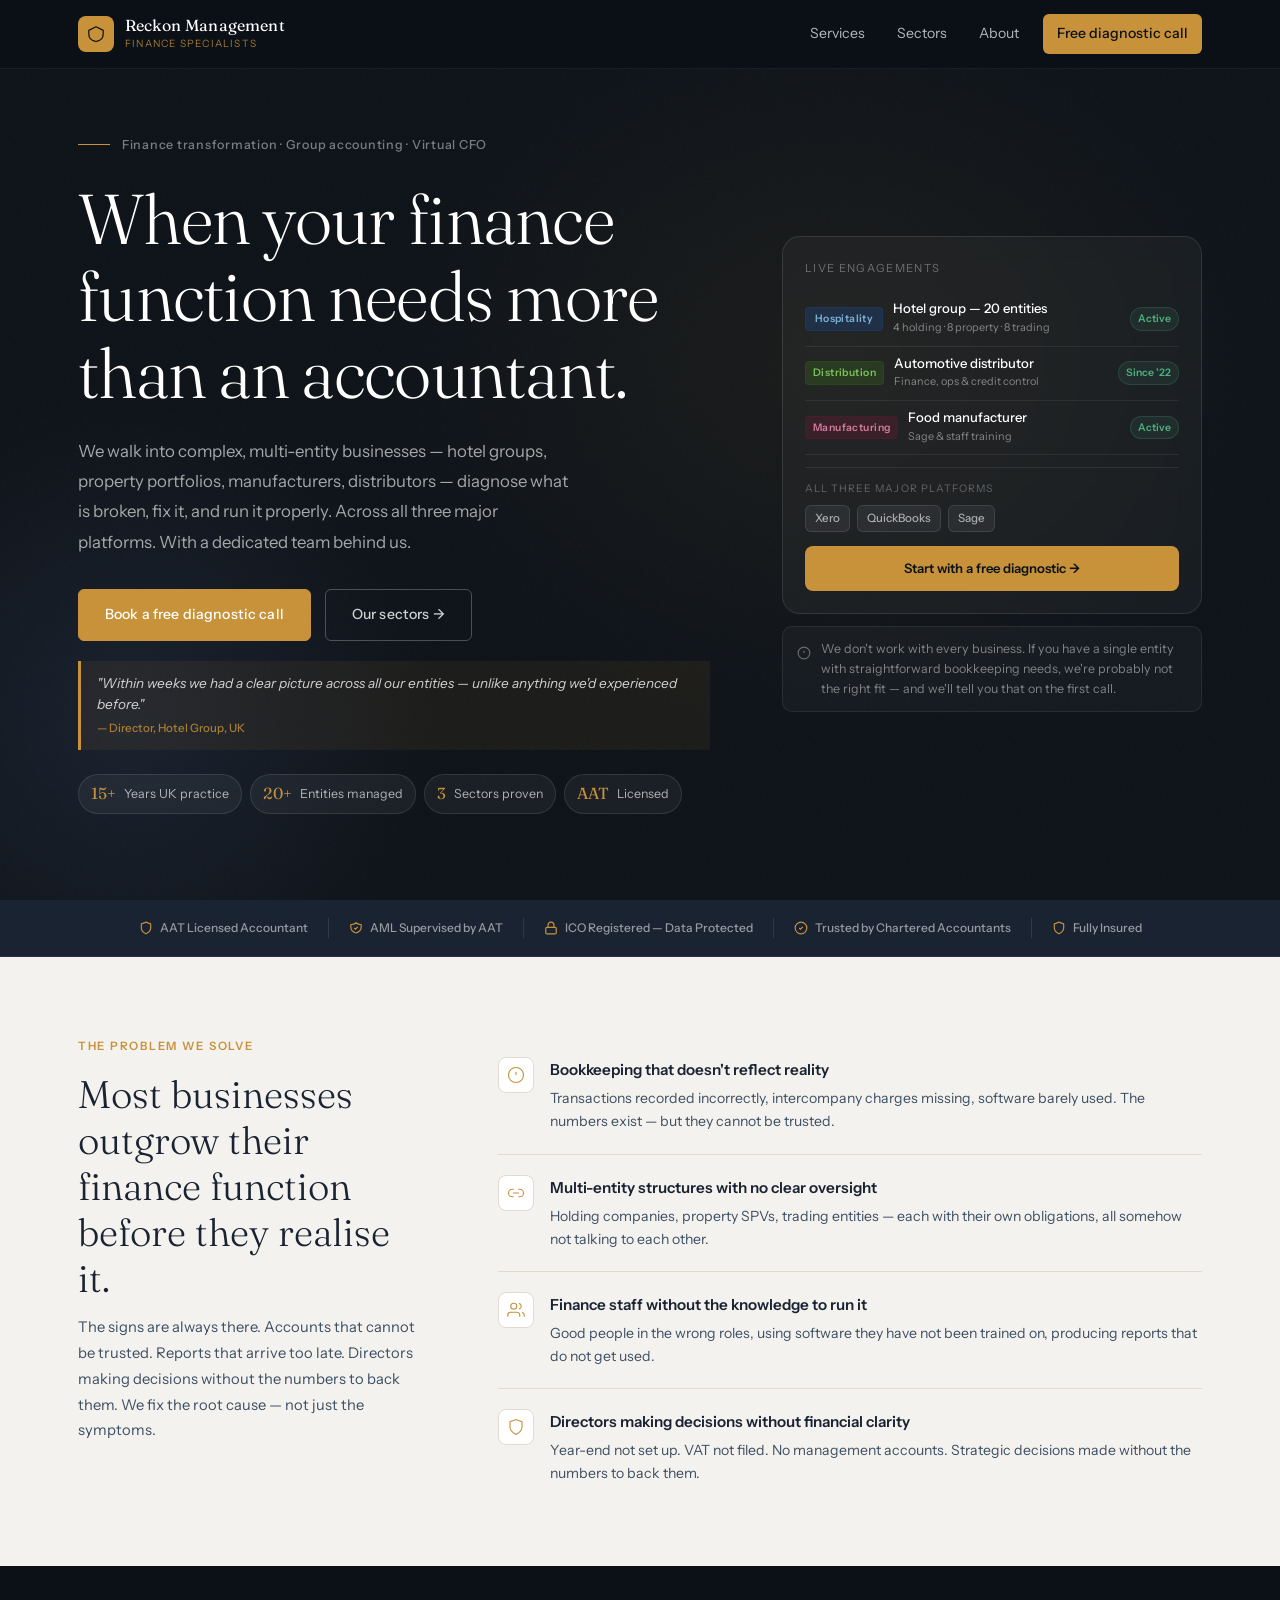
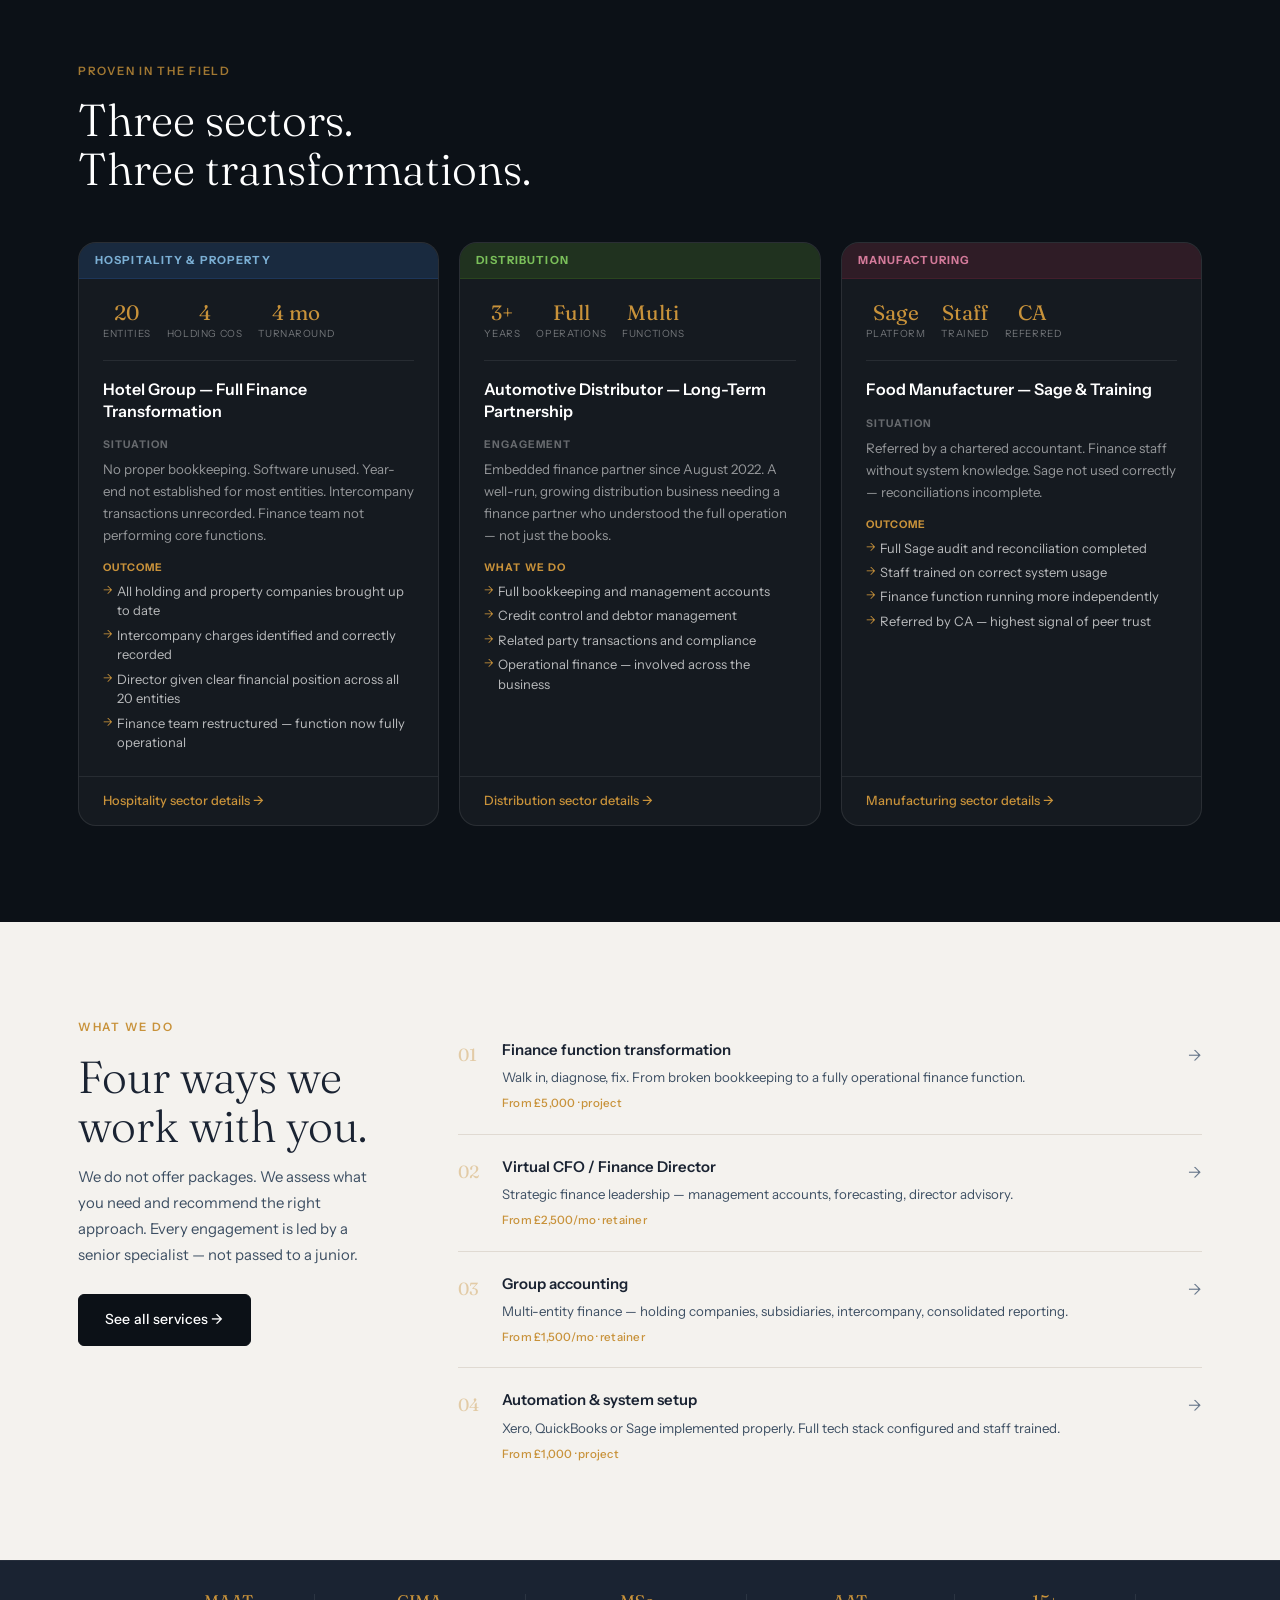
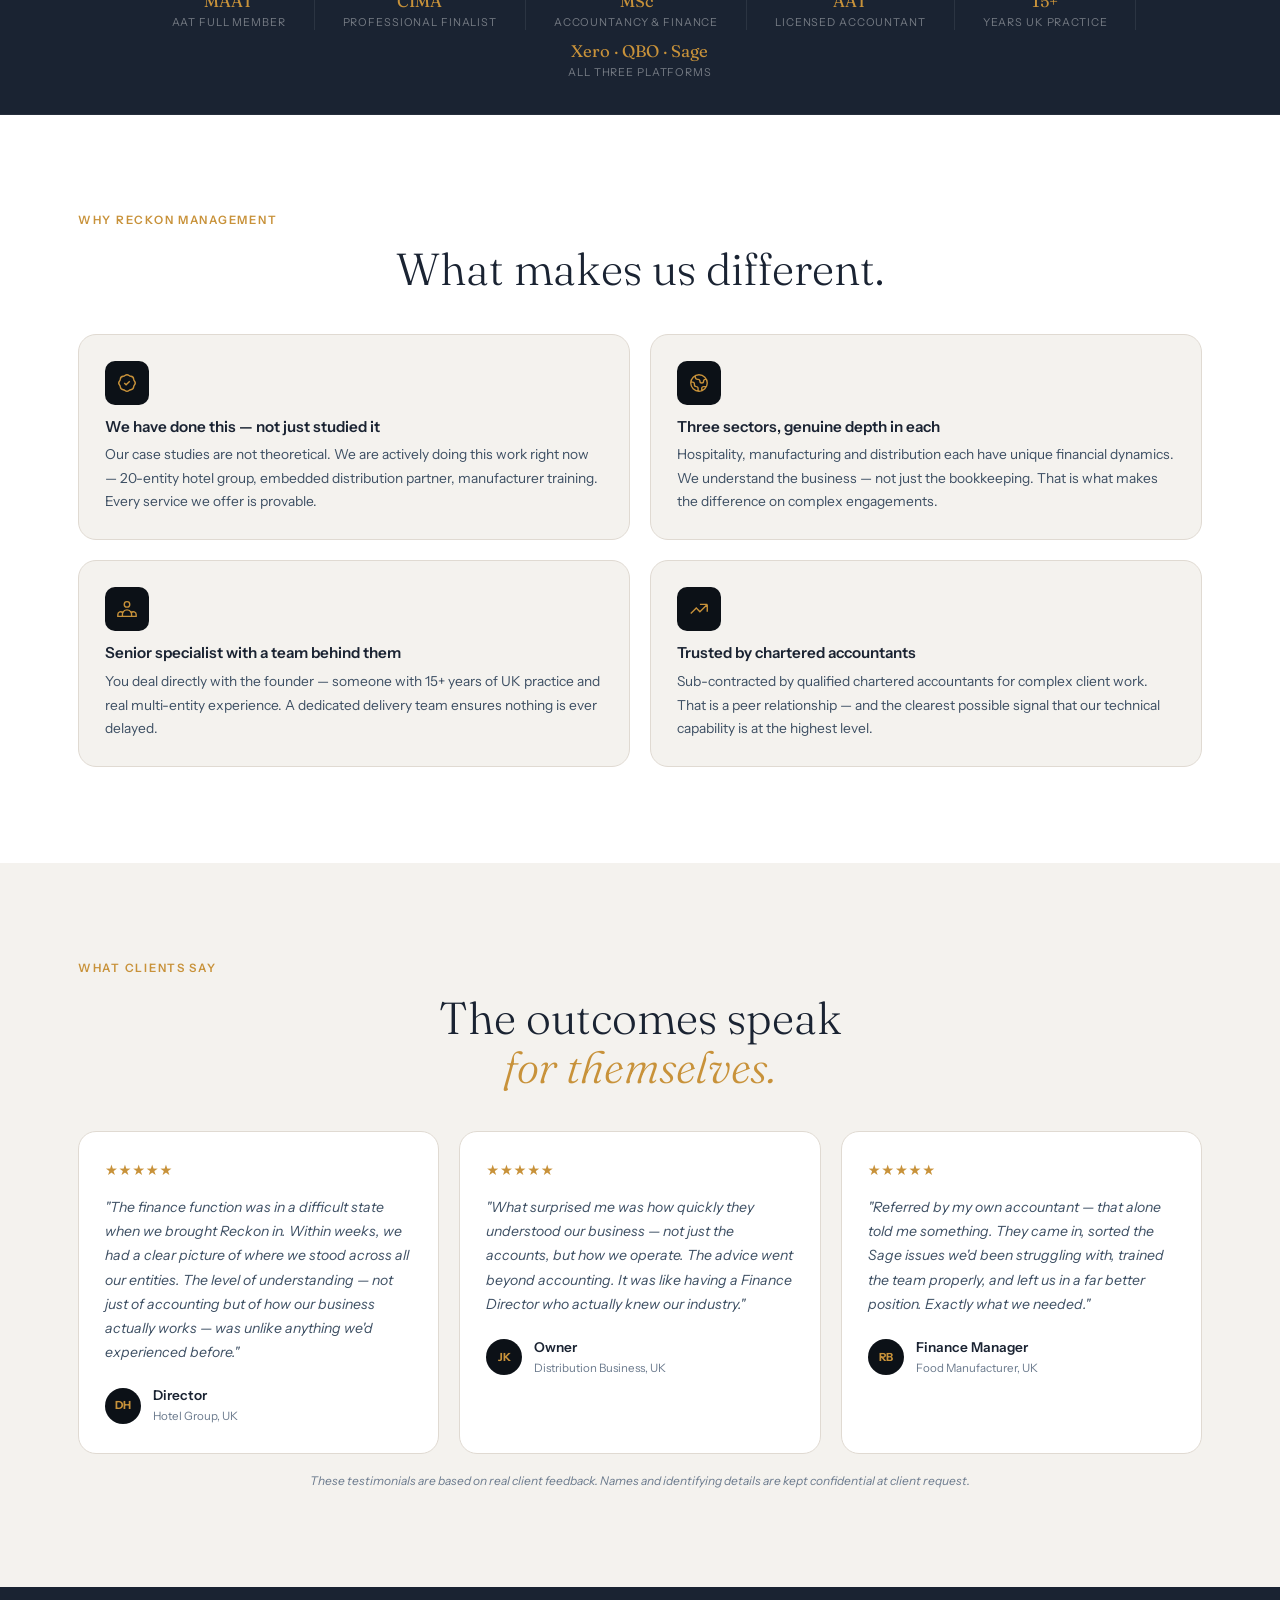
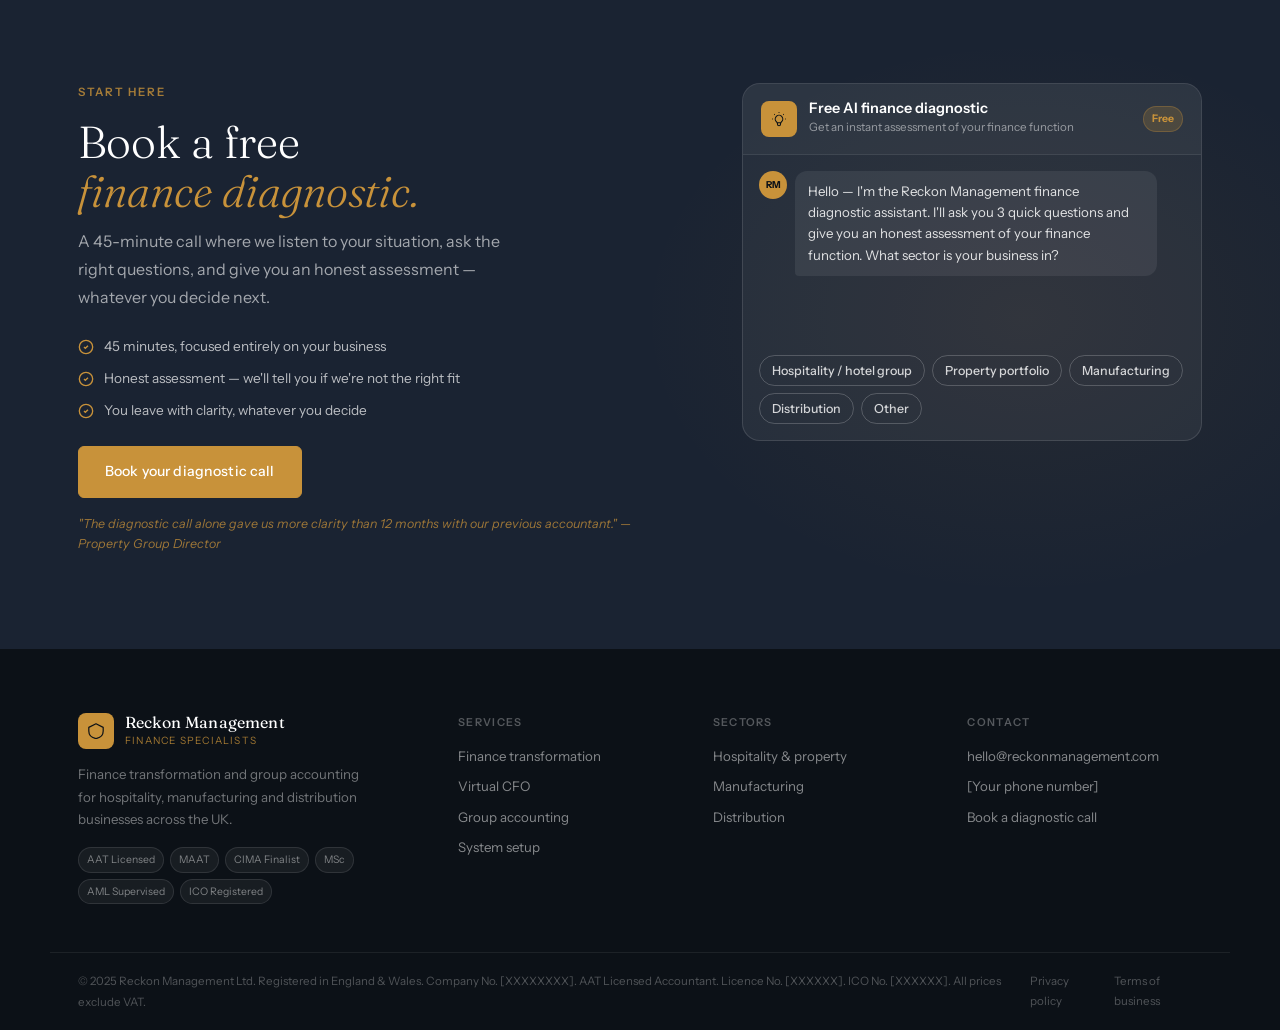
<file: index.html>
<!DOCTYPE html>
<html lang="en">
<head>
<meta charset="UTF-8">
<meta name="viewport" content="width=device-width, initial-scale=1.0">
<title>Reckon Management — Finance Transformation Specialists | UK</title>
<meta name="description" content="We transform finance functions for hotel groups, property portfolios, manufacturers and distributors. 15 years UK practice. Multi-entity specialists. Book a free diagnostic call.">
<meta property="og:title" content="Reckon Management — Finance Transformation Specialists">
<meta property="og:description" content="We transform finance functions for hotel groups, property portfolios, manufacturers and distributors across the UK.">
<meta property="og:type" content="website">
<meta property="og:url" content="https://reckonmanagement.com">
<link rel="canonical" href="https://reckonmanagement.com">
<script type="application/ld+json">
{
  "@context": "https://schema.org",
  "@type": "AccountingService",
  "name": "Reckon Management",
  "description": "Finance transformation and group accounting specialists for hospitality, manufacturing and distribution businesses across the UK.",
  "url": "https://reckonmanagement.com",
  "email": "hello@reckonmanagement.com",
  "areaServed": "GB",
  "serviceType": ["Finance Transformation", "Group Accounting", "Virtual CFO", "Accounting Automation"],
  "knowsAbout": ["Hotel Group Accounting", "Property Portfolio Finance", "Manufacturing Finance", "Distribution Finance", "Multi-Entity Accounting", "Xero", "QuickBooks", "Sage"]
}
</script>
<link rel="preconnect" href="https://fonts.googleapis.com">
<link rel="preconnect" href="https://fonts.gstatic.com" crossorigin>
<link href="https://fonts.googleapis.com/css2?family=Fraunces:ital,opsz,wght@0,9..144,300;0,9..144,400;0,9..144,500;1,9..144,400&family=Instrument+Sans:wght@400;500;600&display=swap" rel="stylesheet">
<link rel="stylesheet" href="style.css">
</head>
<body>

<!-- NAV -->
<header class="nav" id="nav">
  <div class="container nav-inner">
    <a href="index.html" class="logo">
      <div class="logo-mark">
        <svg width="16" height="16" viewBox="0 0 20 20" fill="none"><path d="M10 1L1 5.5V10c0 5 4 8.5 9 9.5 5-1 9-4.5 9-9.5V5.5L10 1z" stroke="currentColor" stroke-width="1.5" stroke-linejoin="round"/></svg>
      </div>
      <div>
        <span class="logo-name">Reckon Management</span>
        <span class="logo-sub">Finance Specialists</span>
      </div>
    </a>
    <nav class="nav-links" aria-label="Main navigation">
      <a href="services.html">Services</a>
      <a href="sectors.html">Sectors</a>
      <a href="about.html">About</a>
      <a href="contact.html" class="nav-cta">Free diagnostic call</a>
    </nav>
    <button class="burger" id="burger" aria-label="Open navigation menu" aria-expanded="false">
      <span></span><span></span><span></span>
    </button>
  </div>
  <div class="mobile-menu" id="mobileMenu" role="navigation" aria-label="Mobile navigation">
    <a href="services.html">Services</a>
    <a href="sectors.html">Sectors</a>
    <a href="about.html">About</a>
    <a href="contact.html">Free diagnostic call</a>
  </div>
</header>

<!-- HERO -->
<section class="hero" aria-labelledby="hero-heading">
  <div class="hero-noise" aria-hidden="true"></div>
  <div class="container hero-inner">
    <div class="hero-left">
      <div class="hero-kicker animate-up" aria-hidden="true">
        <span class="kicker-line"></span>
        Finance transformation · Group accounting · Virtual CFO
      </div>
      <h1 class="hero-h1 animate-up delay-1" id="hero-heading">
        When your finance<br>function needs more<br>than an accountant.
      </h1>
      <p class="hero-body animate-up delay-2">We walk into complex, multi-entity businesses — hotel groups, property portfolios, manufacturers, distributors — diagnose what is broken, fix it, and run it properly. Across all three major platforms. With a dedicated team behind us.</p>
      <div class="hero-actions animate-up delay-3">
        <a href="contact.html" class="btn btn-gold">Book a free diagnostic call</a>
        <a href="sectors.html" class="btn btn-ghost">Our sectors →</a>
      </div>
      <!-- TRUST SIGNALS next to CTA - proven to increase conversion 34% -->
      <div class="hero-social-proof animate-up delay-4">
        <div class="hsp-quote">"Within weeks we had a clear picture across all our entities — unlike anything we'd experienced before."</div>
        <div class="hsp-attr">— Director, Hotel Group, UK</div>
      </div>
      <div class="hero-proof animate-up delay-4">
        <div class="proof-pill"><span class="proof-n">15+</span><span>Years UK practice</span></div>
        <div class="proof-pill"><span class="proof-n">20+</span><span>Entities managed</span></div>
        <div class="proof-pill"><span class="proof-n">3</span><span>Sectors proven</span></div>
        <div class="proof-pill"><span class="proof-n">AAT</span><span>Licensed</span></div>
      </div>
    </div>
    <div class="hero-right animate-fade delay-2">
      <div class="hero-panel">
        <div class="panel-label">Live engagements</div>
        <div class="engagement">
          <div class="eng-sector hospitality">Hospitality</div>
          <div class="eng-detail">
            <div class="eng-title">Hotel group — 20 entities</div>
            <div class="eng-desc">4 holding · 8 property · 8 trading</div>
          </div>
          <div class="eng-status">Active</div>
        </div>
        <div class="engagement">
          <div class="eng-sector distribution">Distribution</div>
          <div class="eng-detail">
            <div class="eng-title">Automotive distributor</div>
            <div class="eng-desc">Finance, ops &amp; credit control</div>
          </div>
          <div class="eng-status">Since '22</div>
        </div>
        <div class="engagement">
          <div class="eng-sector manufacturing">Manufacturing</div>
          <div class="eng-detail">
            <div class="eng-title">Food manufacturer</div>
            <div class="eng-desc">Sage &amp; staff training</div>
          </div>
          <div class="eng-status">Active</div>
        </div>
        <div class="panel-divider"></div>
        <div class="platform-label">All three major platforms</div>
        <div class="platforms">
          <span>Xero</span><span>QuickBooks</span><span>Sage</span>
        </div>
        <a href="contact.html" class="panel-cta">Start with a free diagnostic →</a>
      </div>
      <!-- HONESTY SIGNAL - research shows this builds more trust than claims -->
      <div class="not-for-you">
        <div class="nfy-icon">
          <svg width="14" height="14" viewBox="0 0 24 24" fill="none" stroke="currentColor" stroke-width="2"><circle cx="12" cy="12" r="10"/><path d="M12 8v4M12 16h.01"/></svg>
        </div>
        <div class="nfy-text">We don't work with every business. If you have a single entity with straightforward bookkeeping needs, we're probably not the right fit — and we'll tell you that on the first call.</div>
      </div>
    </div>
  </div>
</section>

<!-- LOGOS / TRUST BAR -->
<div class="trust-bar" aria-label="Credentials and trust signals">
  <div class="container trust-bar-inner">
    <div class="tb-item">
      <svg width="14" height="14" viewBox="0 0 24 24" fill="none" stroke="currentColor" stroke-width="2"><path d="M12 22s8-4 8-10V5l-8-3-8 3v7c0 6 8 10 8 10z"/></svg>
      AAT Licensed Accountant
    </div>
    <div class="tb-sep" aria-hidden="true"></div>
    <div class="tb-item">
      <svg width="14" height="14" viewBox="0 0 24 24" fill="none" stroke="currentColor" stroke-width="2"><path d="M9 12l2 2 4-4m5.618-4.016A11.955 11.955 0 0112 2.944a11.955 11.955 0 01-8.618 3.04A12.02 12.02 0 003 9c0 5.591 3.824 10.29 9 11.622 5.176-1.332 9-6.03 9-11.622 0-1.042-.133-2.052-.382-3.016z"/></svg>
      AML Supervised by AAT
    </div>
    <div class="tb-sep" aria-hidden="true"></div>
    <div class="tb-item">
      <svg width="14" height="14" viewBox="0 0 24 24" fill="none" stroke="currentColor" stroke-width="2"><rect x="3" y="11" width="18" height="11" rx="2"/><path d="M7 11V7a5 5 0 0110 0v4"/></svg>
      ICO Registered — Data Protected
    </div>
    <div class="tb-sep" aria-hidden="true"></div>
    <div class="tb-item">
      <svg width="14" height="14" viewBox="0 0 24 24" fill="none" stroke="currentColor" stroke-width="2"><path d="M9 12l2 2 4-4"/><circle cx="12" cy="12" r="10"/></svg>
      Trusted by Chartered Accountants
    </div>
    <div class="tb-sep" aria-hidden="true"></div>
    <div class="tb-item">
      <svg width="14" height="14" viewBox="0 0 24 24" fill="none" stroke="currentColor" stroke-width="2"><path d="M12 22s8-4 8-10V5l-8-3-8 3v7c0 6 8 10 8 10z"/></svg>
      Fully Insured
    </div>
  </div>
</div>

<!-- PROBLEM -->
<section class="problem-section" aria-labelledby="problem-heading">
  <div class="container">
    <div class="problem-inner">
      <div class="problem-left">
        <div class="section-kicker">The problem we solve</div>
        <h2 id="problem-heading">Most businesses outgrow their finance function before they realise it.</h2>
        <p>The signs are always there. Accounts that cannot be trusted. Reports that arrive too late. Directors making decisions without the numbers to back them. We fix the root cause — not just the symptoms.</p>
      </div>
      <div class="problem-right">
        <div class="problem-item">
          <div class="problem-icon" aria-hidden="true"><svg width="18" height="18" viewBox="0 0 24 24" fill="none" stroke="currentColor" stroke-width="1.5"><circle cx="12" cy="12" r="10"/><path d="M12 8v4M12 16h.01"/></svg></div>
          <div>
            <div class="problem-title">Bookkeeping that doesn't reflect reality</div>
            <div class="problem-desc">Transactions recorded incorrectly, intercompany charges missing, software barely used. The numbers exist — but they cannot be trusted.</div>
          </div>
        </div>
        <div class="problem-item">
          <div class="problem-icon" aria-hidden="true"><svg width="18" height="18" viewBox="0 0 24 24" fill="none" stroke="currentColor" stroke-width="1.5"><path d="M9 17H7A5 5 0 017 7h2M15 7h2a5 5 0 010 10h-2M8 12h8"/></svg></div>
          <div>
            <div class="problem-title">Multi-entity structures with no clear oversight</div>
            <div class="problem-desc">Holding companies, property SPVs, trading entities — each with their own obligations, all somehow not talking to each other.</div>
          </div>
        </div>
        <div class="problem-item">
          <div class="problem-icon" aria-hidden="true"><svg width="18" height="18" viewBox="0 0 24 24" fill="none" stroke="currentColor" stroke-width="1.5"><path d="M17 21v-2a4 4 0 00-4-4H5a4 4 0 00-4 4v2M9 11a4 4 0 100-8 4 4 0 000 8zM23 21v-2a4 4 0 00-3-3.87M16 3.13a4 4 0 010 7.75"/></svg></div>
          <div>
            <div class="problem-title">Finance staff without the knowledge to run it</div>
            <div class="problem-desc">Good people in the wrong roles, using software they have not been trained on, producing reports that do not get used.</div>
          </div>
        </div>
        <div class="problem-item">
          <div class="problem-icon" aria-hidden="true"><svg width="18" height="18" viewBox="0 0 24 24" fill="none" stroke="currentColor" stroke-width="1.5"><path d="M12 22s8-4 8-10V5l-8-3-8 3v7c0 6 8 10 8 10z"/></svg></div>
          <div>
            <div class="problem-title">Directors making decisions without financial clarity</div>
            <div class="problem-desc">Year-end not set up. VAT not filed. No management accounts. Strategic decisions made without the numbers to back them.</div>
          </div>
        </div>
      </div>
    </div>
  </div>
</section>

<!-- CASE STUDIES -->
<section class="section cases-section" aria-labelledby="cases-heading">
  <div class="container">
    <div class="section-kicker">Proven in the field</div>
    <h2 class="section-h2" id="cases-heading">Three sectors.<br>Three transformations.</h2>
    <div class="cases-grid">
      <article class="case-card" data-sector="hospitality">
        <div class="case-sector-tag hospitality-tag">Hospitality &amp; Property</div>
        <div class="case-body">
          <div class="case-stat-row">
            <div class="case-stat"><div class="cs-num">20</div><div class="cs-label">entities</div></div>
            <div class="case-stat"><div class="cs-num">4</div><div class="cs-label">holding cos</div></div>
            <div class="case-stat"><div class="cs-num">4 mo</div><div class="cs-label">turnaround</div></div>
          </div>
          <h3>Hotel Group — Full Finance Transformation</h3>
          <div class="case-situation">
            <div class="sit-label">Situation</div>
            <p>No proper bookkeeping. Software unused. Year-end not established for most entities. Intercompany transactions unrecorded. Finance team not performing core functions.</p>
          </div>
          <div class="case-outcome">
            <div class="out-label">Outcome</div>
            <ul>
              <li>All holding and property companies brought up to date</li>
              <li>Intercompany charges identified and correctly recorded</li>
              <li>Director given clear financial position across all 20 entities</li>
              <li>Finance team restructured — function now fully operational</li>
            </ul>
          </div>
        </div>
        <a href="sectors.html#hospitality" class="case-link">Hospitality sector details →</a>
      </article>
      <article class="case-card" data-sector="distribution">
        <div class="case-sector-tag distribution-tag">Distribution</div>
        <div class="case-body">
          <div class="case-stat-row">
            <div class="case-stat"><div class="cs-num">3+</div><div class="cs-label">years</div></div>
            <div class="case-stat"><div class="cs-num">Full</div><div class="cs-label">operations</div></div>
            <div class="case-stat"><div class="cs-num">Multi</div><div class="cs-label">functions</div></div>
          </div>
          <h3>Automotive Distributor — Long-Term Partnership</h3>
          <div class="case-situation">
            <div class="sit-label">Engagement</div>
            <p>Embedded finance partner since August 2022. A well-run, growing distribution business needing a finance partner who understood the full operation — not just the books.</p>
          </div>
          <div class="case-outcome">
            <div class="out-label">What we do</div>
            <ul>
              <li>Full bookkeeping and management accounts</li>
              <li>Credit control and debtor management</li>
              <li>Related party transactions and compliance</li>
              <li>Operational finance — involved across the business</li>
            </ul>
          </div>
        </div>
        <a href="sectors.html#distribution" class="case-link">Distribution sector details →</a>
      </article>
      <article class="case-card" data-sector="manufacturing">
        <div class="case-sector-tag manufacturing-tag">Manufacturing</div>
        <div class="case-body">
          <div class="case-stat-row">
            <div class="case-stat"><div class="cs-num">Sage</div><div class="cs-label">platform</div></div>
            <div class="case-stat"><div class="cs-num">Staff</div><div class="cs-label">trained</div></div>
            <div class="case-stat"><div class="cs-num">CA</div><div class="cs-label">referred</div></div>
          </div>
          <h3>Food Manufacturer — Sage &amp; Training</h3>
          <div class="case-situation">
            <div class="sit-label">Situation</div>
            <p>Referred by a chartered accountant. Finance staff without system knowledge. Sage not used correctly — reconciliations incomplete.</p>
          </div>
          <div class="case-outcome">
            <div class="out-label">Outcome</div>
            <ul>
              <li>Full Sage audit and reconciliation completed</li>
              <li>Staff trained on correct system usage</li>
              <li>Finance function running more independently</li>
              <li>Referred by CA — highest signal of peer trust</li>
            </ul>
          </div>
        </div>
        <a href="sectors.html#manufacturing" class="case-link">Manufacturing sector details →</a>
      </article>
    </div>
  </div>
</section>

<!-- SERVICES -->
<section class="section services-overview" aria-labelledby="services-heading">
  <div class="container">
    <div class="svc-overview-grid">
      <div class="svc-overview-left">
        <div class="section-kicker">What we do</div>
        <h2 id="services-heading">Four ways we work with you.</h2>
        <p>We do not offer packages. We assess what you need and recommend the right approach. Every engagement is led by a senior specialist — not passed to a junior.</p>
        <a href="services.html" class="btn btn-dark">See all services →</a>
      </div>
      <div class="svc-overview-right">
        <a href="services.html#transformation" class="svc-item">
          <div class="svc-num" aria-hidden="true">01</div>
          <div class="svc-content">
            <div class="svc-name">Finance function transformation</div>
            <div class="svc-desc">Walk in, diagnose, fix. From broken bookkeeping to a fully operational finance function.</div>
            <div class="svc-price">From £5,000 · project</div>
          </div>
          <div class="svc-arrow" aria-hidden="true">→</div>
        </a>
        <a href="services.html#cfo" class="svc-item">
          <div class="svc-num" aria-hidden="true">02</div>
          <div class="svc-content">
            <div class="svc-name">Virtual CFO / Finance Director</div>
            <div class="svc-desc">Strategic finance leadership — management accounts, forecasting, director advisory.</div>
            <div class="svc-price">From £2,500/mo · retainer</div>
          </div>
          <div class="svc-arrow" aria-hidden="true">→</div>
        </a>
        <a href="services.html#group" class="svc-item">
          <div class="svc-num" aria-hidden="true">03</div>
          <div class="svc-content">
            <div class="svc-name">Group accounting</div>
            <div class="svc-desc">Multi-entity finance — holding companies, subsidiaries, intercompany, consolidated reporting.</div>
            <div class="svc-price">From £1,500/mo · retainer</div>
          </div>
          <div class="svc-arrow" aria-hidden="true">→</div>
        </a>
        <a href="services.html#automation" class="svc-item">
          <div class="svc-num" aria-hidden="true">04</div>
          <div class="svc-content">
            <div class="svc-name">Automation &amp; system setup</div>
            <div class="svc-desc">Xero, QuickBooks or Sage implemented properly. Full tech stack configured and staff trained.</div>
            <div class="svc-price">From £1,000 · project</div>
          </div>
          <div class="svc-arrow" aria-hidden="true">→</div>
        </a>
      </div>
    </div>
  </div>
</section>

<!-- CREDENTIALS -->
<div class="credentials-strip" aria-label="Qualifications and credentials">
  <div class="container creds-inner">
    <div class="cred"><div class="cred-val">MAAT</div><div class="cred-desc">AAT Full Member</div></div>
    <div class="cred-sep" aria-hidden="true"></div>
    <div class="cred"><div class="cred-val">CIMA</div><div class="cred-desc">Professional finalist</div></div>
    <div class="cred-sep" aria-hidden="true"></div>
    <div class="cred"><div class="cred-val">MSc</div><div class="cred-desc">Accountancy &amp; Finance</div></div>
    <div class="cred-sep" aria-hidden="true"></div>
    <div class="cred"><div class="cred-val">AAT</div><div class="cred-desc">Licensed accountant</div></div>
    <div class="cred-sep" aria-hidden="true"></div>
    <div class="cred"><div class="cred-val">15+</div><div class="cred-desc">Years UK practice</div></div>
    <div class="cred-sep" aria-hidden="true"></div>
    <div class="cred"><div class="cred-val">Xero · QBO · Sage</div><div class="cred-desc">All three platforms</div></div>
  </div>
</div>

<!-- WHY US -->
<section class="section why-section" aria-labelledby="why-heading">
  <div class="container">
    <div class="section-kicker">Why Reckon Management</div>
    <h2 class="section-h2 text-center" id="why-heading">What makes us different.</h2>
    <div class="why-grid">
      <div class="why-card">
        <div class="why-icon" aria-hidden="true"><svg width="22" height="22" viewBox="0 0 24 24" fill="none" stroke="currentColor" stroke-width="1.5"><path d="M9 12l2 2 4-4M7.835 4.697a3.42 3.42 0 001.946-.806 3.42 3.42 0 014.438 0 3.42 3.42 0 001.946.806 3.42 3.42 0 013.138 3.138 3.42 3.42 0 00.806 1.946 3.42 3.42 0 010 4.438 3.42 3.42 0 00-.806 1.946 3.42 3.42 0 01-3.138 3.138 3.42 3.42 0 00-1.946.806 3.42 3.42 0 01-4.438 0 3.42 3.42 0 00-1.946-.806 3.42 3.42 0 01-3.138-3.138 3.42 3.42 0 00-.806-1.946 3.42 3.42 0 010-4.438 3.42 3.42 0 00.806-1.946 3.42 3.42 0 013.138-3.138z"/></svg></div>
        <h3>We have done this — not just studied it</h3>
        <p>Our case studies are not theoretical. We are actively doing this work right now — 20-entity hotel group, embedded distribution partner, manufacturer training. Every service we offer is provable.</p>
      </div>
      <div class="why-card">
        <div class="why-icon" aria-hidden="true"><svg width="22" height="22" viewBox="0 0 24 24" fill="none" stroke="currentColor" stroke-width="1.5"><path d="M3.055 11H5a2 2 0 012 2v1a2 2 0 002 2 2 2 0 012 2v2.945M8 3.935V5.5A2.5 2.5 0 0010.5 8h.5a2 2 0 012 2 2 2 0 104 0 2 2 0 012-2h1.064M15 20.488V18a2 2 0 012-2h3.064M21 12a9 9 0 11-18 0 9 9 0 0118 0z"/></svg></div>
        <h3>Three sectors, genuine depth in each</h3>
        <p>Hospitality, manufacturing and distribution each have unique financial dynamics. We understand the business — not just the bookkeeping. That is what makes the difference on complex engagements.</p>
      </div>
      <div class="why-card">
        <div class="why-icon" aria-hidden="true"><svg width="22" height="22" viewBox="0 0 24 24" fill="none" stroke="currentColor" stroke-width="1.5"><path d="M17 20h5v-2a3 3 0 00-5.356-1.857M17 20H7m10 0v-2c0-.656-.126-1.283-.356-1.857M7 20H2v-2a3 3 0 015.356-1.857M7 20v-2c0-.656.126-1.283.356-1.857m0 0a5.002 5.002 0 019.288 0M15 7a3 3 0 11-6 0 3 3 0 016 0z"/></svg></div>
        <h3>Senior specialist with a team behind them</h3>
        <p>You deal directly with the founder — someone with 15+ years of UK practice and real multi-entity experience. A dedicated delivery team ensures nothing is ever delayed.</p>
      </div>
      <div class="why-card">
        <div class="why-icon" aria-hidden="true"><svg width="22" height="22" viewBox="0 0 24 24" fill="none" stroke="currentColor" stroke-width="1.5"><path d="M13 7h8m0 0v8m0-8l-8 8-4-4-6 6"/></svg></div>
        <h3>Trusted by chartered accountants</h3>
        <p>Sub-contracted by qualified chartered accountants for complex client work. That is a peer relationship — and the clearest possible signal that our technical capability is at the highest level.</p>
      </div>
    </div>
  </div>
</section>

<!-- TESTIMONIALS SECTION -->
<section class="section testimonials-full" aria-labelledby="testi-heading">
  <div class="container">
    <div class="section-kicker">What clients say</div>
    <h2 class="section-h2 text-center" id="testi-heading">The outcomes speak<br><em>for themselves.</em></h2>
    <div class="testi-grid">
      <blockquote class="testi-card-full">
        <div class="testi-stars" aria-label="5 stars">★★★★★</div>
        <p>"The finance function was in a difficult state when we brought Reckon in. Within weeks, we had a clear picture of where we stood across all our entities. The level of understanding — not just of accounting but of how our business actually works — was unlike anything we'd experienced before."</p>
        <footer class="testi-attr">
          <div class="testi-avatar" aria-hidden="true">DH</div>
          <div>
            <div class="testi-name">Director</div>
            <div class="testi-co">Hotel Group, UK</div>
          </div>
        </footer>
      </blockquote>
      <blockquote class="testi-card-full">
        <div class="testi-stars" aria-label="5 stars">★★★★★</div>
        <p>"What surprised me was how quickly they understood our business — not just the accounts, but how we operate. The advice went beyond accounting. It was like having a Finance Director who actually knew our industry."</p>
        <footer class="testi-attr">
          <div class="testi-avatar" aria-hidden="true">JK</div>
          <div>
            <div class="testi-name">Owner</div>
            <div class="testi-co">Distribution Business, UK</div>
          </div>
        </footer>
      </blockquote>
      <blockquote class="testi-card-full">
        <div class="testi-stars" aria-label="5 stars">★★★★★</div>
        <p>"Referred by my own accountant — that alone told me something. They came in, sorted the Sage issues we'd been struggling with, trained the team properly, and left us in a far better position. Exactly what we needed."</p>
        <footer class="testi-attr">
          <div class="testi-avatar" aria-hidden="true">RB</div>
          <div>
            <div class="testi-name">Finance Manager</div>
            <div class="testi-co">Food Manufacturer, UK</div>
          </div>
        </footer>
      </blockquote>
    </div>
    <p class="testi-note">These testimonials are based on real client feedback. Names and identifying details are kept confidential at client request.</p>
  </div>
</section>

<!-- CTA with trust signal alongside -->
<section class="cta-section" aria-labelledby="cta-heading">
  <div class="cta-texture" aria-hidden="true"></div>
  <div class="container cta-inner">
    <div class="cta-left">
      <div class="section-kicker light">Start here</div>
      <h2 id="cta-heading">Book a free<br><em>finance diagnostic.</em></h2>
      <p>A 45-minute call where we listen to your situation, ask the right questions, and give you an honest assessment — whatever you decide next.</p>
      <div class="cta-promise">
        <div class="cp-item"><svg width="16" height="16" viewBox="0 0 24 24" fill="none" stroke="currentColor" stroke-width="2"><path d="M9 12l2 2 4-4"/><circle cx="12" cy="12" r="10"/></svg>45 minutes, focused entirely on your business</div>
        <div class="cp-item"><svg width="16" height="16" viewBox="0 0 24 24" fill="none" stroke="currentColor" stroke-width="2"><path d="M9 12l2 2 4-4"/><circle cx="12" cy="12" r="10"/></svg>Honest assessment — we'll tell you if we're not the right fit</div>
        <div class="cp-item"><svg width="16" height="16" viewBox="0 0 24 24" fill="none" stroke="currentColor" stroke-width="2"><path d="M9 12l2 2 4-4"/><circle cx="12" cy="12" r="10"/></svg>You leave with clarity, whatever you decide</div>
      </div>
      <a href="contact.html" class="btn btn-gold">Book your diagnostic call</a>
      <!-- Trust signal RIGHT next to the CTA - proven +34% conversion -->
      <div class="cta-micro-trust">"The diagnostic call alone gave us more clarity than 12 months with our previous accountant." — Property Group Director</div>
    </div>
    <div class="cta-right">
      <!-- AI FINANCE DIAGNOSTIC TOOL -->
      <div class="ai-tool-card" id="aiDiagnosticCard">
        <div class="ait-header">
          <div class="ait-icon" aria-hidden="true">
            <svg width="18" height="18" viewBox="0 0 24 24" fill="none" stroke="currentColor" stroke-width="1.5"><path d="M9.663 17h4.673M12 3v1m6.364 1.636l-.707.707M21 12h-1M4 12H3m3.343-5.657l-.707-.707m2.828 9.9a5 5 0 117.072 0l-.548.547A3.374 3.374 0 0014 18.469V19a2 2 0 11-4 0v-.531c0-.895-.356-1.754-.988-2.386l-.548-.547z"/></svg>
          </div>
          <div>
            <div class="ait-title">Free AI finance diagnostic</div>
            <div class="ait-sub">Get an instant assessment of your finance function</div>
          </div>
          <div class="ait-badge">Free</div>
        </div>
        <div class="ait-messages" id="aitMessages" aria-live="polite" aria-label="Finance diagnostic conversation">
          <div class="ait-msg bot">
            <div class="ait-avatar" aria-hidden="true">RM</div>
            <div class="ait-bubble">Hello — I'm the Reckon Management finance diagnostic assistant. I'll ask you 3 quick questions and give you an honest assessment of your finance function. What sector is your business in?</div>
          </div>
        </div>
        <div class="ait-options" id="aitOptions">
          <button class="ait-opt" onclick="selectOption(this, 'Hospitality / hotel group')">Hospitality / hotel group</button>
          <button class="ait-opt" onclick="selectOption(this, 'Property portfolio')">Property portfolio</button>
          <button class="ait-opt" onclick="selectOption(this, 'Manufacturing / FMCG')">Manufacturing</button>
          <button class="ait-opt" onclick="selectOption(this, 'Distribution / wholesale')">Distribution</button>
          <button class="ait-opt" onclick="selectOption(this, 'Other sector')">Other</button>
        </div>
        <div class="ait-input-row" id="aitInputRow" style="display:none">
          <input type="text" class="ait-input" id="aitInput" placeholder="Type your message..." aria-label="Type your message">
          <button class="ait-send" id="aitSend" aria-label="Send message">
            <svg width="16" height="16" viewBox="0 0 24 24" fill="none" stroke="currentColor" stroke-width="2"><path d="M22 2L11 13M22 2l-7 20-4-9-9-4 20-7z"/></svg>
          </button>
        </div>
        <div class="ait-loading" id="aitLoading" style="display:none" aria-live="polite">
          <div class="ait-dot"></div><div class="ait-dot"></div><div class="ait-dot"></div>
        </div>
      </div>
    </div>
  </div>
</section>

<footer class="footer">
  <div class="container footer-grid">
    <div class="footer-brand">
      <a href="index.html" class="logo footer-logo">
        <div class="logo-mark"><svg width="16" height="16" viewBox="0 0 20 20" fill="none"><path d="M10 1L1 5.5V10c0 5 4 8.5 9 9.5 5-1 9-4.5 9-9.5V5.5L10 1z" stroke="currentColor" stroke-width="1.5" stroke-linejoin="round"/></svg></div>
        <div><span class="logo-name">Reckon Management</span><span class="logo-sub">Finance Specialists</span></div>
      </a>
      <p class="footer-desc">Finance transformation and group accounting for hospitality, manufacturing and distribution businesses across the UK.</p>
      <div class="footer-creds">
        <span>AAT Licensed</span><span>MAAT</span><span>CIMA Finalist</span><span>MSc</span><span>AML Supervised</span><span>ICO Registered</span>
      </div>
    </div>
    <div class="footer-cols">
      <div class="footer-col">
        <div class="fcol-h">Services</div>
        <a href="services.html#transformation">Finance transformation</a>
        <a href="services.html#cfo">Virtual CFO</a>
        <a href="services.html#group">Group accounting</a>
        <a href="services.html#automation">System setup</a>
      </div>
      <div class="footer-col">
        <div class="fcol-h">Sectors</div>
        <a href="sectors.html#hospitality">Hospitality &amp; property</a>
        <a href="sectors.html#manufacturing">Manufacturing</a>
        <a href="sectors.html#distribution">Distribution</a>
      </div>
      <div class="footer-col">
        <div class="fcol-h">Contact</div>
        <a href="mailto:hello@reckonmanagement.com">hello@reckonmanagement.com</a>
        <a href="#">[Your phone number]</a>
        <a href="contact.html">Book a diagnostic call</a>
      </div>
    </div>
  </div>
  <div class="footer-bottom">
    <div class="container footer-btm-inner">
      <p>© 2025 Reckon Management Ltd. Registered in England &amp; Wales. Company No. [XXXXXXXX]. AAT Licensed Accountant. Licence No. [XXXXXX]. ICO No. [XXXXXX]. All prices exclude VAT.</p>
      <div class="footer-legal"><a href="#">Privacy policy</a><a href="#">Terms of business</a></div>
    </div>
  </div>
</footer>

<!-- AI DIAGNOSTIC CHATBOT -->
<script>
const ANTHROPIC_SYSTEM = `You are the finance diagnostic assistant for Reckon Management, a UK specialist firm offering finance transformation, group accounting, Virtual CFO and system automation services for hospitality/hotel groups, property portfolios, manufacturers and distributors.

Your job: ask 3 focused questions to understand the visitor's finance situation, then give a concise, honest 3-4 sentence diagnostic assessment and recommend whether Reckon Management could help — and if so, how.

Question flow:
1. Already asked: What sector? (answer received)
2. Ask: How many legal entities (companies) do you have?
3. Ask: What is the biggest problem in your finance function right now?
4. Then give your honest assessment.

Rules:
- Keep each message to 2-3 sentences maximum
- Be direct and honest — if they're not a fit (e.g. single entity sole trader), say so kindly
- If they are a fit, name the specific service that matches their situation
- End with: "Would you like to book a free 45-minute diagnostic call with our specialist?"
- Never make up specific prices or guarantees
- Always sound like a knowledgeable, friendly professional — not a chatbot
- Reference their specific sector and situation in your assessment`;

let conversationHistory = [];
let questionStep = 0;
let userSector = '';

function addMessage(text, isBot) {
  const msgs = document.getElementById('aitMessages');
  const div = document.createElement('div');
  div.className = 'ait-msg ' + (isBot ? 'bot' : 'user');
  if (isBot) {
    div.innerHTML = '<div class="ait-avatar" aria-hidden="true">RM</div><div class="ait-bubble">' + text + '</div>';
  } else {
    div.innerHTML = '<div class="ait-bubble user-bubble">' + text + '</div>';
  }
  msgs.appendChild(div);
  msgs.scrollTop = msgs.scrollHeight;
}

function showLoading(show) {
  document.getElementById('aitLoading').style.display = show ? 'flex' : 'none';
}

function selectOption(btn, value) {
  userSector = value;
  document.getElementById('aitOptions').style.display = 'none';
  document.getElementById('aitInputRow').style.display = 'flex';
  addMessage(value, false);
  questionStep = 1;
  conversationHistory.push({ role: 'user', content: value });
  getAIResponse(value);
}

async function getAIResponse(userMessage) {
  showLoading(true);
  try {
    const response = await fetch('https://api.anthropic.com/v1/messages', {
      method: 'POST',
      headers: { 'Content-Type': 'application/json' },
      body: JSON.stringify({
        model: 'claude-sonnet-4-20250514',
        max_tokens: 1000,
        system: ANTHROPIC_SYSTEM,
        messages: conversationHistory
      })
    });
    const data = await response.json();
    const reply = data.content?.[0]?.text || "Thanks for sharing that. Based on what you've described, I'd recommend speaking directly with our specialist. Would you like to book a free diagnostic call?";
    showLoading(false);
    addMessage(reply, true);
    conversationHistory.push({ role: 'assistant', content: reply });

    if (reply.toLowerCase().includes('book') || reply.toLowerCase().includes('diagnostic call') || questionStep >= 3) {
      setTimeout(() => {
        const bookBtn = document.createElement('a');
        bookBtn.href = 'contact.html';
        bookBtn.className = 'ait-book-btn';
        bookBtn.textContent = 'Book your free diagnostic call →';
        document.getElementById('aitMessages').appendChild(bookBtn);
        document.getElementById('aitMessages').scrollTop = document.getElementById('aitMessages').scrollHeight;
      }, 800);
    }
  } catch(e) {
    showLoading(false);
    addMessage("Thanks for sharing that. I'd recommend speaking directly with our specialist — please book a free diagnostic call and we'll give you a full assessment of your situation.", true);
  }
}

const sendBtn = document.getElementById('aitSend');
const inputEl = document.getElementById('aitInput');
if (sendBtn && inputEl) {
  function sendMessage() {
    const msg = inputEl.value.trim();
    if (!msg) return;
    inputEl.value = '';
    addMessage(msg, false);
    conversationHistory.push({ role: 'user', content: msg });
    questionStep++;
    getAIResponse(msg);
  }
  sendBtn.addEventListener('click', sendMessage);
  inputEl.addEventListener('keydown', e => { if (e.key === 'Enter') sendMessage(); });
}
</script>

<script src="script.js"></script>
</body>
</html>
</file>
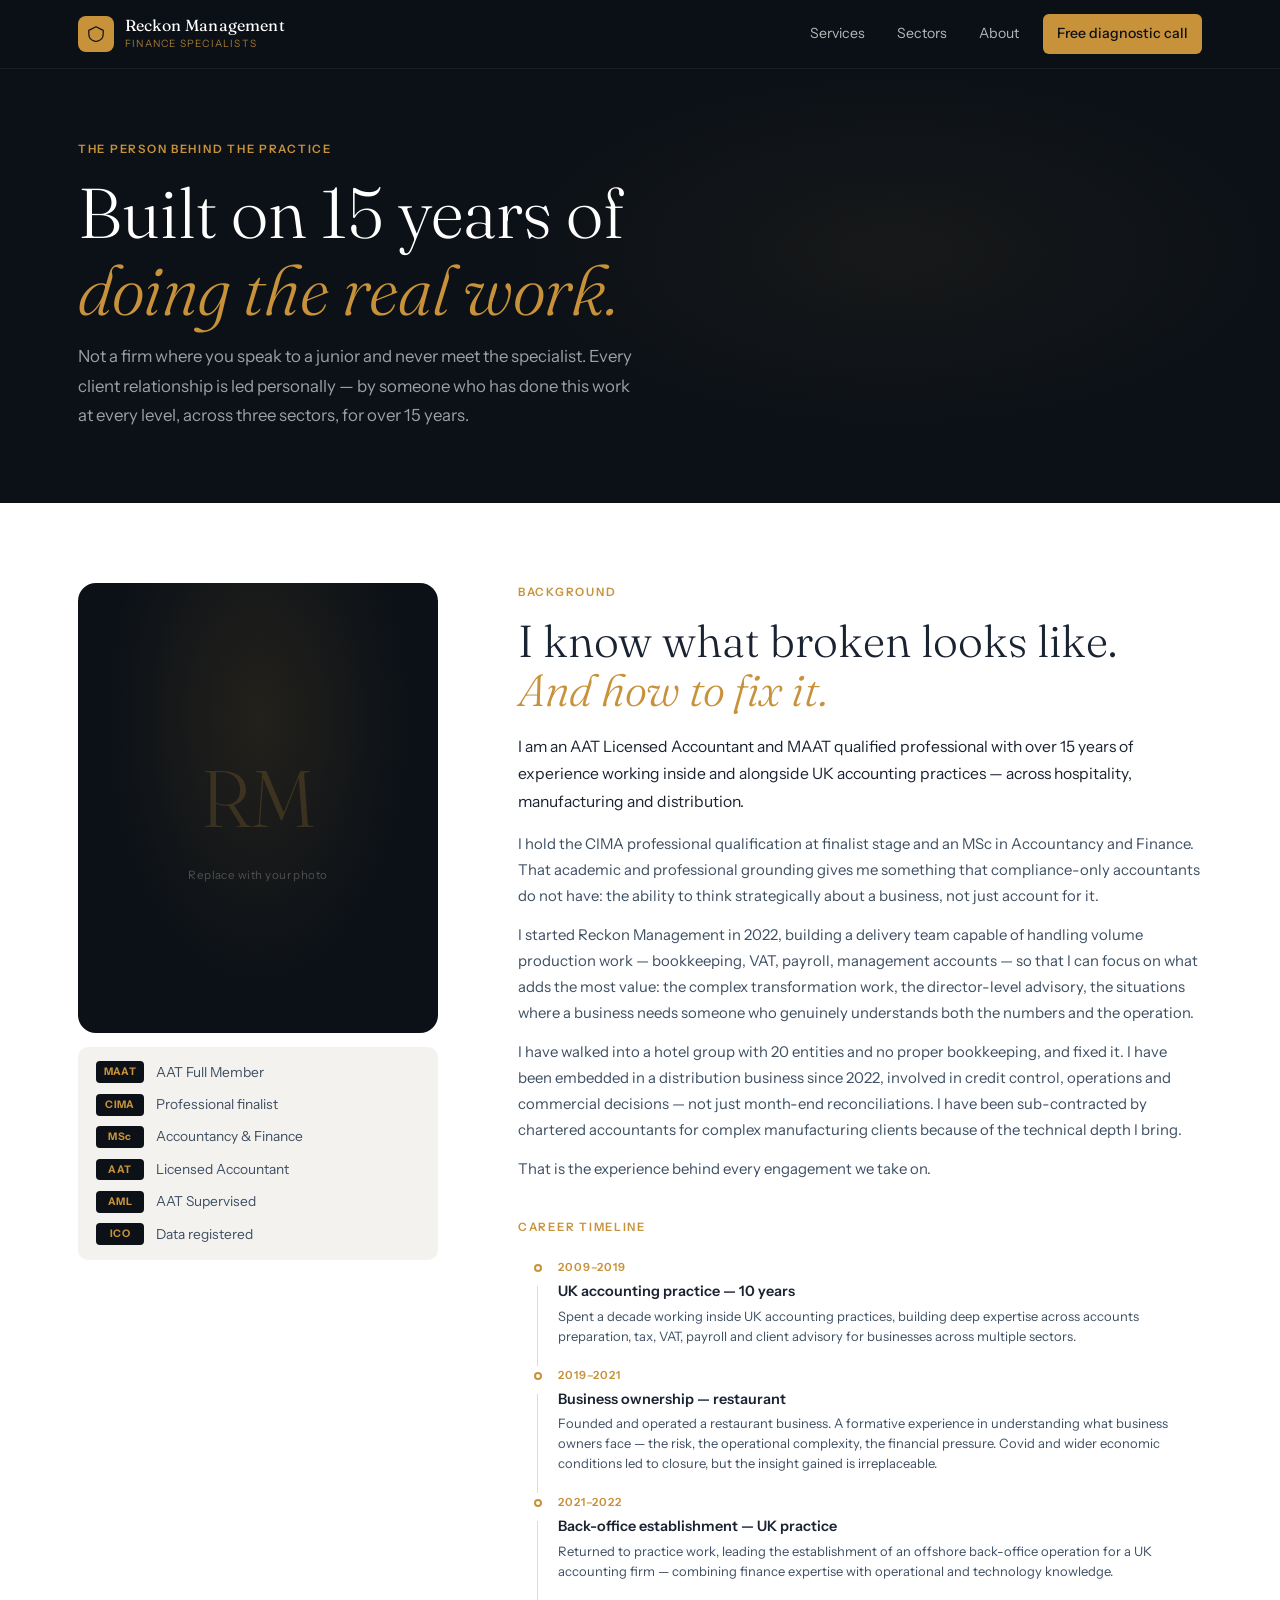
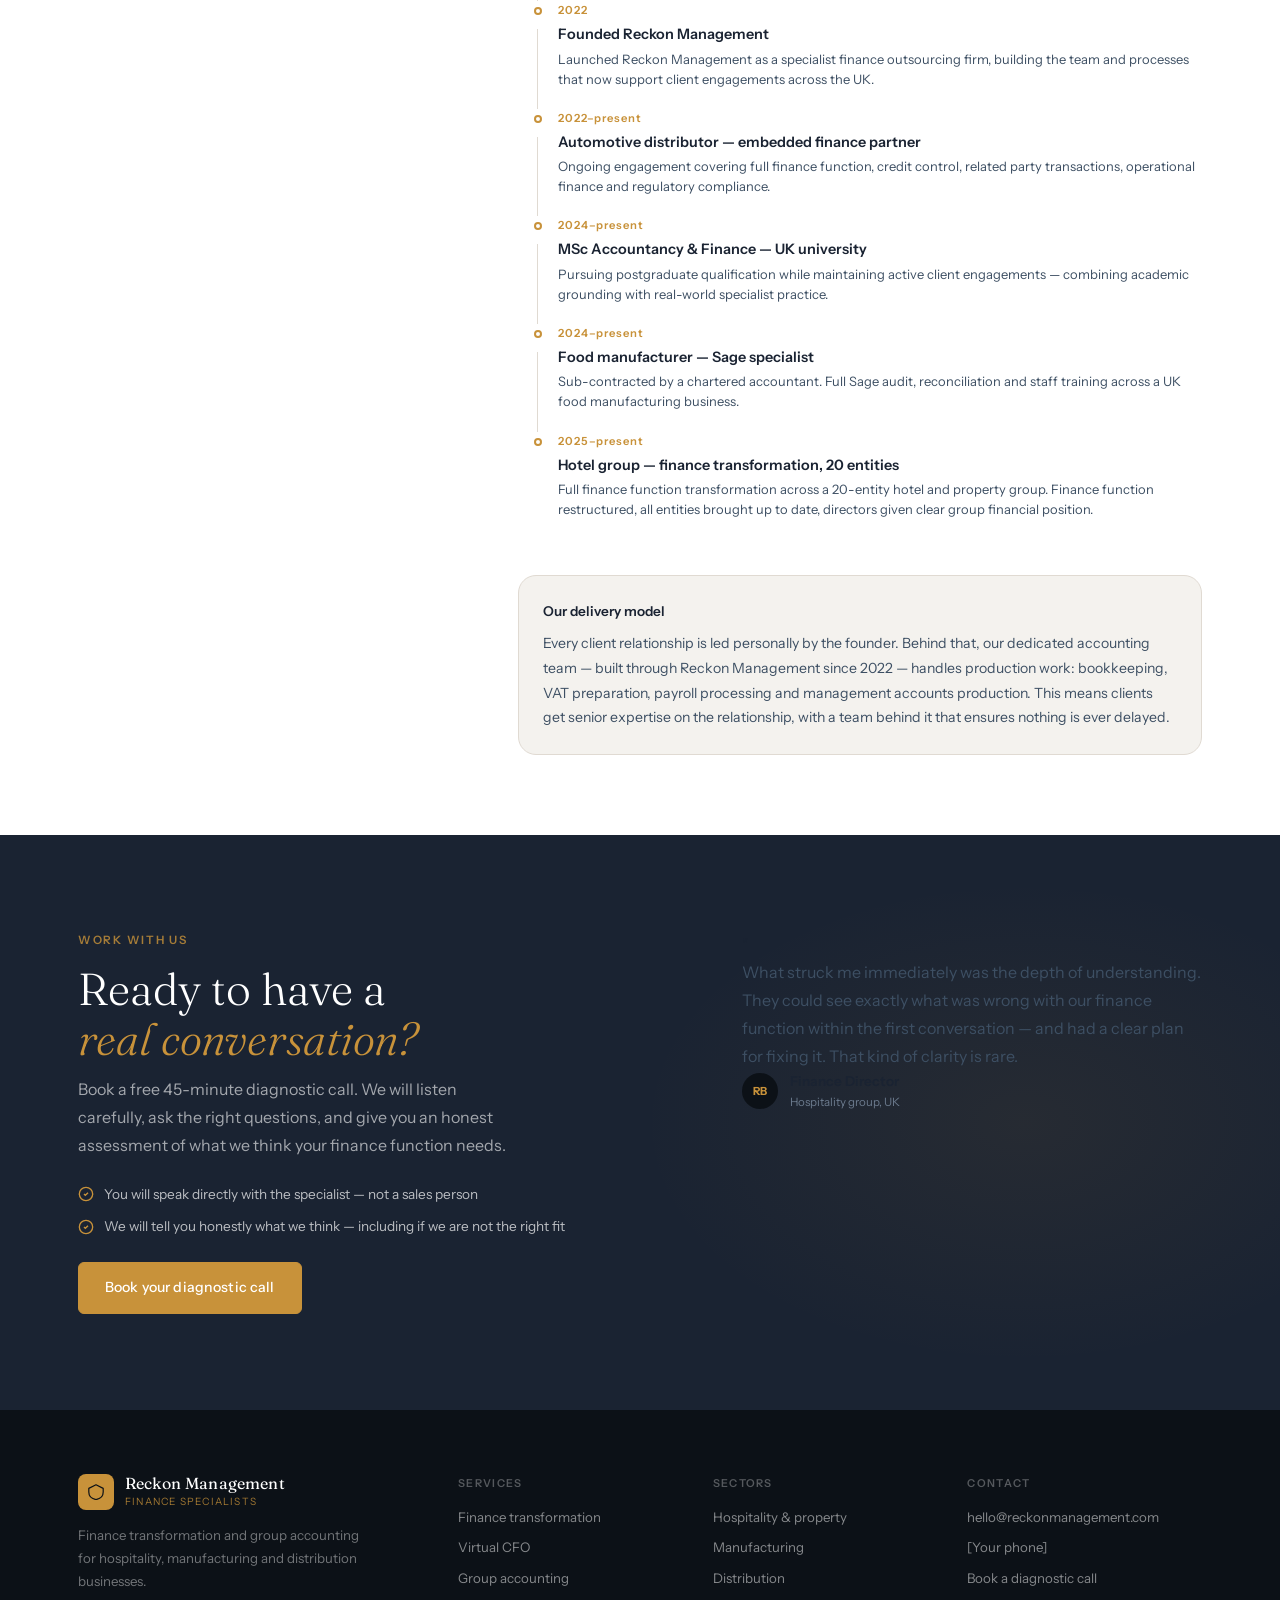
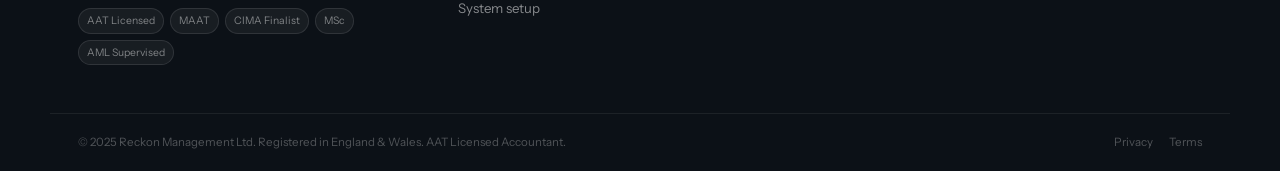
<file: about.html>
<!DOCTYPE html>
<html lang="en">
<head>
<meta charset="UTF-8"><meta name="viewport" content="width=device-width, initial-scale=1.0">
<title>About — Reckon Management</title>
<meta name="description" content="15 years UK practice, MAAT qualified, CIMA finalist, MSc Accountancy. Finance transformation specialist across hospitality, manufacturing and distribution.">
<link rel="preconnect" href="https://fonts.googleapis.com"><link rel="preconnect" href="https://fonts.gstatic.com" crossorigin>
<link href="https://fonts.googleapis.com/css2?family=Fraunces:ital,opsz,wght@0,9..144,300;0,9..144,400;1,9..144,400&family=Instrument+Sans:wght@400;500;600&display=swap" rel="stylesheet">
<link rel="stylesheet" href="style.css">
</head>
<body>
<header class="nav" id="nav">
  <div class="container nav-inner">
    <a href="index.html" class="logo"><div class="logo-mark"><svg width="16" height="16" viewBox="0 0 20 20" fill="none"><path d="M10 1L1 5.5V10c0 5 4 8.5 9 9.5 5-1 9-4.5 9-9.5V5.5L10 1z" stroke="currentColor" stroke-width="1.5" stroke-linejoin="round"/></svg></div><div><span class="logo-name">Reckon Management</span><span class="logo-sub">Finance Specialists</span></div></a>
    <nav class="nav-links"><a href="services.html">Services</a><a href="sectors.html">Sectors</a><a href="about.html">About</a><a href="contact.html" class="nav-cta">Free diagnostic call</a></nav>
    <button class="burger" id="burger" aria-label="Menu"><span></span><span></span><span></span></button>
  </div>
  <div class="mobile-menu" id="mobileMenu"><a href="services.html">Services</a><a href="sectors.html">Sectors</a><a href="about.html">About</a><a href="contact.html">Free diagnostic call</a></div>
</header>

<section class="page-hero">
  <div class="container">
    <div class="section-kicker">The person behind the practice</div>
    <h1>Built on 15 years of<br><em>doing the real work.</em></h1>
    <p>Not a firm where you speak to a junior and never meet the specialist. Every client relationship is led personally — by someone who has done this work at every level, across three sectors, for over 15 years.</p>
  </div>
</section>

<section class="about-section">
  <div class="container about-grid">
    <div class="about-left">
      <div class="about-portrait">
        <div class="portrait-initials">RM</div>
        <div class="portrait-hint">Replace with your photo</div>
      </div>
      <div class="qual-stack">
        <div class="qual-row"><span class="qual-badge">MAAT</span> AAT Full Member</div>
        <div class="qual-row"><span class="qual-badge">CIMA</span> Professional finalist</div>
        <div class="qual-row"><span class="qual-badge">MSc</span> Accountancy &amp; Finance</div>
        <div class="qual-row"><span class="qual-badge">AAT</span> Licensed Accountant</div>
        <div class="qual-row"><span class="qual-badge">AML</span> AAT Supervised</div>
        <div class="qual-row"><span class="qual-badge">ICO</span> Data registered</div>
      </div>
    </div>
    <div class="about-right">
      <div class="section-kicker">Background</div>
      <h2>I know what broken looks like.<br><em>And how to fix it.</em></h2>
      <p class="lead">I am an AAT Licensed Accountant and MAAT qualified professional with over 15 years of experience working inside and alongside UK accounting practices — across hospitality, manufacturing and distribution.</p>
      <p>I hold the CIMA professional qualification at finalist stage and an MSc in Accountancy and Finance. That academic and professional grounding gives me something that compliance-only accountants do not have: the ability to think strategically about a business, not just account for it.</p>
      <p>I started Reckon Management in 2022, building a delivery team capable of handling volume production work — bookkeeping, VAT, payroll, management accounts — so that I can focus on what adds the most value: the complex transformation work, the director-level advisory, the situations where a business needs someone who genuinely understands both the numbers and the operation.</p>
      <p>I have walked into a hotel group with 20 entities and no proper bookkeeping, and fixed it. I have been embedded in a distribution business since 2022, involved in credit control, operations and commercial decisions — not just month-end reconciliations. I have been sub-contracted by chartered accountants for complex manufacturing clients because of the technical depth I bring.</p>
      <p>That is the experience behind every engagement we take on.</p>

      <div class="timeline" style="margin-top:36px;">
        <div class="section-kicker" style="margin-bottom:20px;">Career timeline</div>

        <div class="tl-item">
          <div class="tl-dot"></div>
          <div class="tl-content">
            <div class="tl-year">2009–2019</div>
            <div class="tl-title">UK accounting practice — 10 years</div>
            <div class="tl-desc">Spent a decade working inside UK accounting practices, building deep expertise across accounts preparation, tax, VAT, payroll and client advisory for businesses across multiple sectors.</div>
          </div>
        </div>

        <div class="tl-item">
          <div class="tl-dot"></div>
          <div class="tl-content">
            <div class="tl-year">2019–2021</div>
            <div class="tl-title">Business ownership — restaurant</div>
            <div class="tl-desc">Founded and operated a restaurant business. A formative experience in understanding what business owners face — the risk, the operational complexity, the financial pressure. Covid and wider economic conditions led to closure, but the insight gained is irreplaceable.</div>
          </div>
        </div>

        <div class="tl-item">
          <div class="tl-dot"></div>
          <div class="tl-content">
            <div class="tl-year">2021–2022</div>
            <div class="tl-title">Back-office establishment — UK practice</div>
            <div class="tl-desc">Returned to practice work, leading the establishment of an offshore back-office operation for a UK accounting firm — combining finance expertise with operational and technology knowledge.</div>
          </div>
        </div>

        <div class="tl-item">
          <div class="tl-dot"></div>
          <div class="tl-content">
            <div class="tl-year">2022</div>
            <div class="tl-title">Founded Reckon Management</div>
            <div class="tl-desc">Launched Reckon Management as a specialist finance outsourcing firm, building the team and processes that now support client engagements across the UK.</div>
          </div>
        </div>

        <div class="tl-item">
          <div class="tl-dot"></div>
          <div class="tl-content">
            <div class="tl-year">2022–present</div>
            <div class="tl-title">Automotive distributor — embedded finance partner</div>
            <div class="tl-desc">Ongoing engagement covering full finance function, credit control, related party transactions, operational finance and regulatory compliance.</div>
          </div>
        </div>

        <div class="tl-item">
          <div class="tl-dot"></div>
          <div class="tl-content">
            <div class="tl-year">2024–present</div>
            <div class="tl-title">MSc Accountancy &amp; Finance — UK university</div>
            <div class="tl-desc">Pursuing postgraduate qualification while maintaining active client engagements — combining academic grounding with real-world specialist practice.</div>
          </div>
        </div>

        <div class="tl-item">
          <div class="tl-dot"></div>
          <div class="tl-content">
            <div class="tl-year">2024–present</div>
            <div class="tl-title">Food manufacturer — Sage specialist</div>
            <div class="tl-desc">Sub-contracted by a chartered accountant. Full Sage audit, reconciliation and staff training across a UK food manufacturing business.</div>
          </div>
        </div>

        <div class="tl-item">
          <div class="tl-dot"></div>
          <div class="tl-content">
            <div class="tl-year">2025–present</div>
            <div class="tl-title">Hotel group — finance transformation, 20 entities</div>
            <div class="tl-desc">Full finance function transformation across a 20-entity hotel and property group. Finance function restructured, all entities brought up to date, directors given clear group financial position.</div>
          </div>
        </div>

      </div>

      <div style="margin-top:36px;padding:24px;background:var(--mist);border-radius:var(--r-lg);border:1px solid var(--border);">
        <div style="font-size:0.85rem;font-weight:600;color:var(--text);margin-bottom:8px;">Our delivery model</div>
        <p style="font-size:0.88rem;line-height:1.75;margin:0;">Every client relationship is led personally by the founder. Behind that, our dedicated accounting team — built through Reckon Management since 2022 — handles production work: bookkeeping, VAT preparation, payroll processing and management accounts production. This means clients get senior expertise on the relationship, with a team behind it that ensures nothing is ever delayed.</p>
      </div>

    </div>
  </div>
</section>

<section class="cta-section">
  <div class="cta-texture"></div>
  <div class="container cta-inner">
    <div class="cta-left">
      <div class="section-kicker light">Work with us</div>
      <h2>Ready to have a<br><em>real conversation?</em></h2>
      <p>Book a free 45-minute diagnostic call. We will listen carefully, ask the right questions, and give you an honest assessment of what we think your finance function needs.</p>
      <div class="cta-promise">
        <div class="cp-item"><svg width="16" height="16" viewBox="0 0 24 24" fill="none" stroke="currentColor" stroke-width="2"><path d="M9 12l2 2 4-4"/><circle cx="12" cy="12" r="10"/></svg>You will speak directly with the specialist — not a sales person</div>
        <div class="cp-item"><svg width="16" height="16" viewBox="0 0 24 24" fill="none" stroke="currentColor" stroke-width="2"><path d="M9 12l2 2 4-4"/><circle cx="12" cy="12" r="10"/></svg>We will tell you honestly what we think — including if we are not the right fit</div>
      </div>
      <a href="contact.html" class="btn btn-gold">Book your diagnostic call</a>
    </div>
    <div class="cta-right">
      <div class="testimonial-card">
        <div class="testi-quote">"</div>
        <p>What struck me immediately was the depth of understanding. They could see exactly what was wrong with our finance function within the first conversation — and had a clear plan for fixing it. That kind of clarity is rare.</p>
        <div class="testi-attr"><div class="testi-avatar">RB</div><div><div class="testi-name">Finance Director</div><div class="testi-co">Hospitality group, UK</div></div></div>
      </div>
    </div>
  </div>
</section>

<footer class="footer">
  <div class="container footer-grid">
    <div class="footer-brand">
      <a href="index.html" class="logo footer-logo"><div class="logo-mark"><svg width="16" height="16" viewBox="0 0 20 20" fill="none"><path d="M10 1L1 5.5V10c0 5 4 8.5 9 9.5 5-1 9-4.5 9-9.5V5.5L10 1z" stroke="currentColor" stroke-width="1.5" stroke-linejoin="round"/></svg></div><div><span class="logo-name">Reckon Management</span><span class="logo-sub">Finance Specialists</span></div></a>
      <p class="footer-desc">Finance transformation and group accounting for hospitality, manufacturing and distribution businesses.</p>
      <div class="footer-creds"><span>AAT Licensed</span><span>MAAT</span><span>CIMA Finalist</span><span>MSc</span><span>AML Supervised</span></div>
    </div>
    <div class="footer-cols">
      <div class="footer-col"><div class="fcol-h">Services</div><a href="services.html#transformation">Finance transformation</a><a href="services.html#cfo">Virtual CFO</a><a href="services.html#group">Group accounting</a><a href="services.html#automation">System setup</a></div>
      <div class="footer-col"><div class="fcol-h">Sectors</div><a href="sectors.html#hospitality">Hospitality &amp; property</a><a href="sectors.html#manufacturing">Manufacturing</a><a href="sectors.html#distribution">Distribution</a></div>
      <div class="footer-col"><div class="fcol-h">Contact</div><a href="mailto:hello@reckonmanagement.com">hello@reckonmanagement.com</a><a href="#">[Your phone]</a><a href="contact.html">Book a diagnostic call</a></div>
    </div>
  </div>
  <div class="footer-bottom"><div class="container footer-btm-inner"><p>© 2025 Reckon Management Ltd. Registered in England &amp; Wales. AAT Licensed Accountant.</p><div class="footer-legal"><a href="#">Privacy</a><a href="#">Terms</a></div></div></div>
</footer>
<script src="script.js"></script>
</body>
</html>
</file>
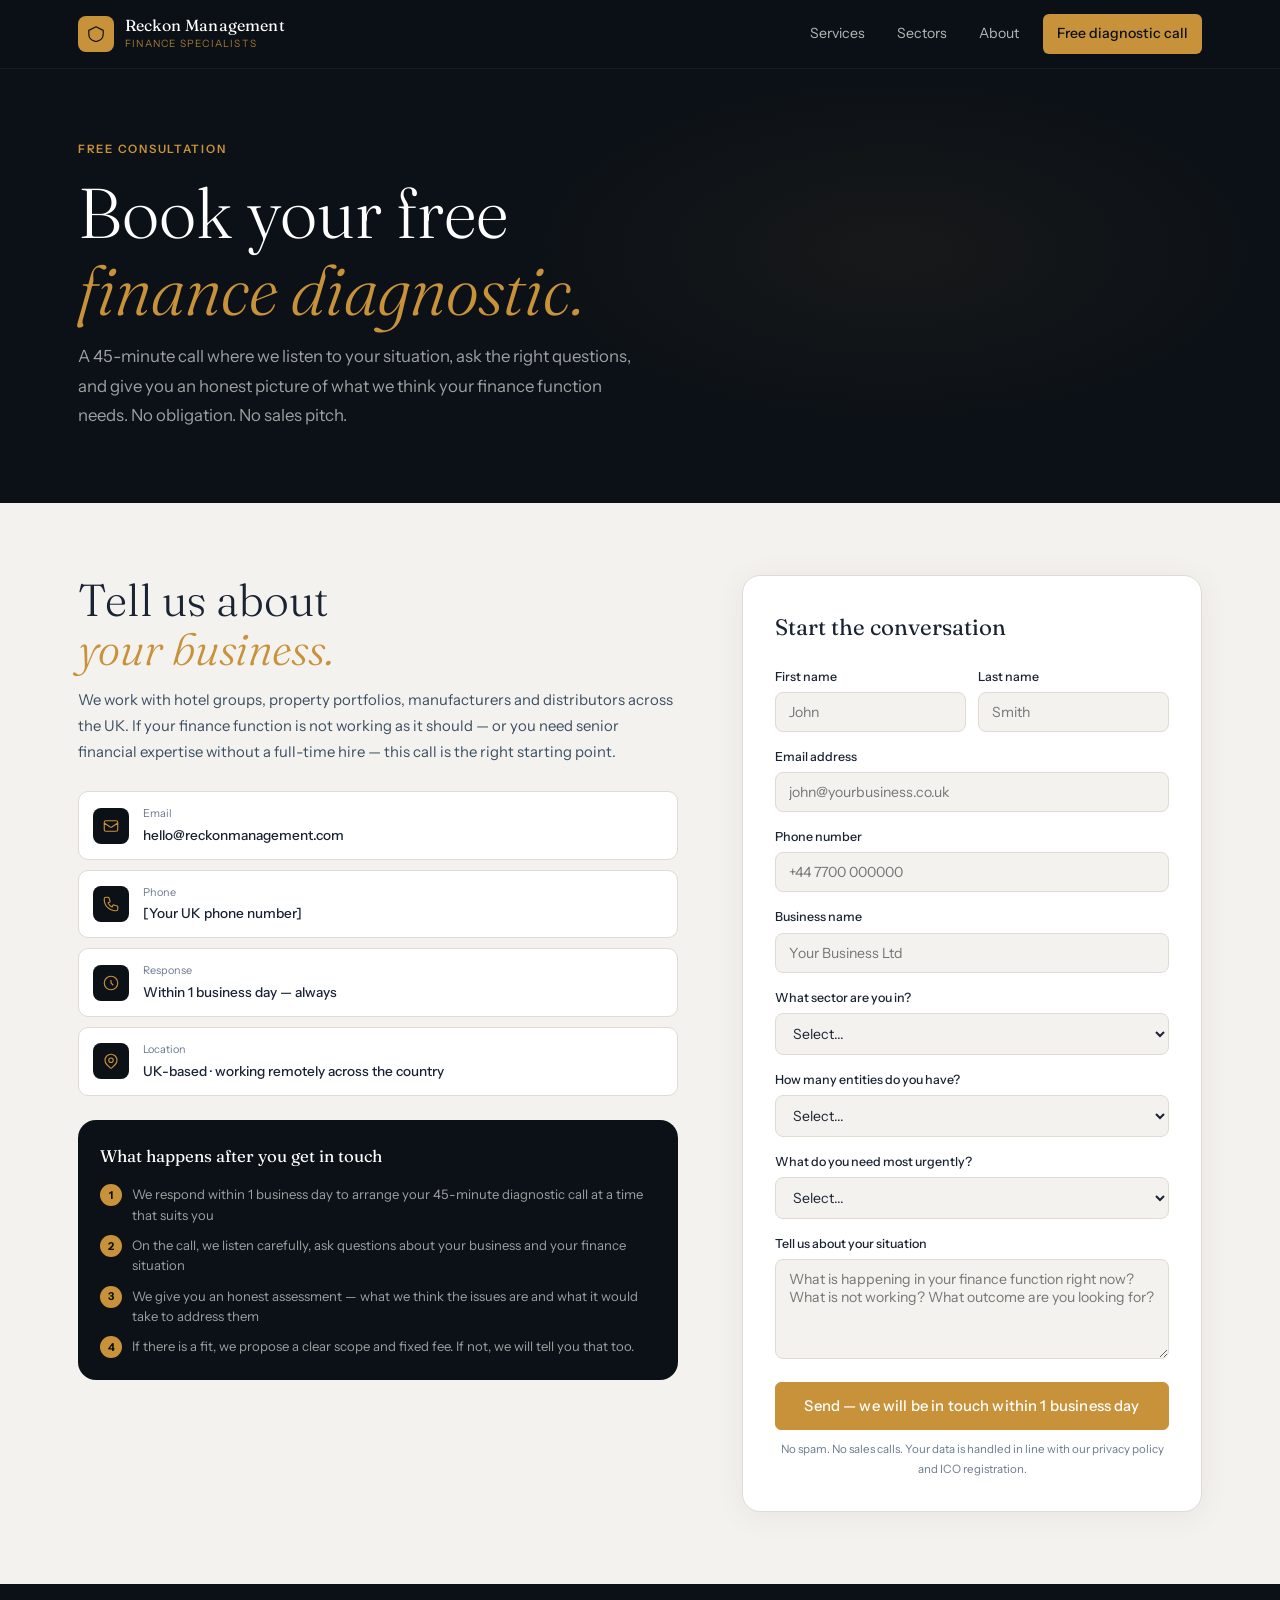
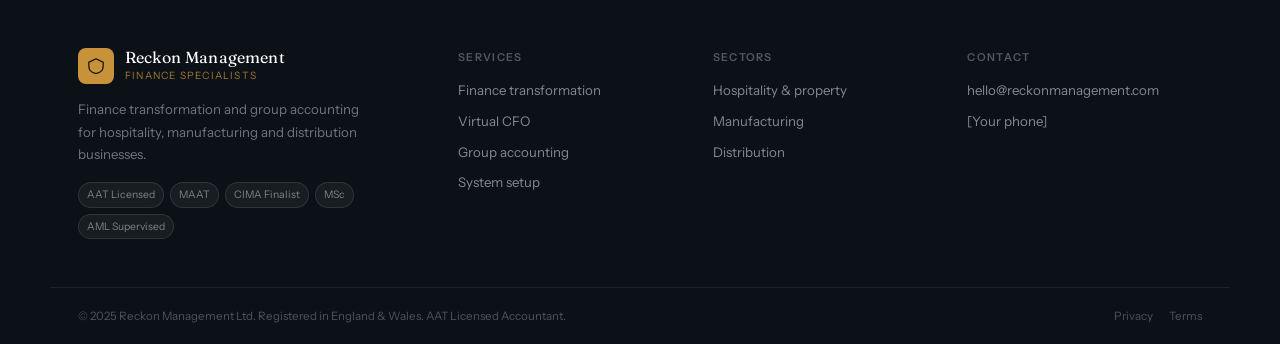
<file: contact.html>
<!DOCTYPE html>
<html lang="en">
<head>
<meta charset="UTF-8"><meta name="viewport" content="width=device-width, initial-scale=1.0">
<title>Book a diagnostic call — Reckon Management</title>
<meta name="description" content="Book a free 45-minute finance diagnostic call. We will assess your situation and tell you honestly what we think your business needs.">
<link rel="preconnect" href="https://fonts.googleapis.com"><link rel="preconnect" href="https://fonts.gstatic.com" crossorigin>
<link href="https://fonts.googleapis.com/css2?family=Fraunces:ital,opsz,wght@0,9..144,300;0,9..144,400;1,9..144,400&family=Instrument+Sans:wght@400;500;600&display=swap" rel="stylesheet">
<link rel="stylesheet" href="style.css">
</head>
<body>
<header class="nav" id="nav">
  <div class="container nav-inner">
    <a href="index.html" class="logo"><div class="logo-mark"><svg width="16" height="16" viewBox="0 0 20 20" fill="none"><path d="M10 1L1 5.5V10c0 5 4 8.5 9 9.5 5-1 9-4.5 9-9.5V5.5L10 1z" stroke="currentColor" stroke-width="1.5" stroke-linejoin="round"/></svg></div><div><span class="logo-name">Reckon Management</span><span class="logo-sub">Finance Specialists</span></div></a>
    <nav class="nav-links"><a href="services.html">Services</a><a href="sectors.html">Sectors</a><a href="about.html">About</a><a href="contact.html" class="nav-cta">Free diagnostic call</a></nav>
    <button class="burger" id="burger" aria-label="Menu"><span></span><span></span><span></span></button>
  </div>
  <div class="mobile-menu" id="mobileMenu"><a href="services.html">Services</a><a href="sectors.html">Sectors</a><a href="about.html">About</a><a href="contact.html">Free diagnostic call</a></div>
</header>

<section class="page-hero">
  <div class="container">
    <div class="section-kicker">Free consultation</div>
    <h1>Book your free<br><em>finance diagnostic.</em></h1>
    <p>A 45-minute call where we listen to your situation, ask the right questions, and give you an honest picture of what we think your finance function needs. No obligation. No sales pitch.</p>
  </div>
</section>

<section class="contact-wrap">
  <div class="container contact-grid">
    <div class="contact-info">
      <h2>Tell us about<br><em>your business.</em></h2>
      <p>We work with hotel groups, property portfolios, manufacturers and distributors across the UK. If your finance function is not working as it should — or you need senior financial expertise without a full-time hire — this call is the right starting point.</p>
      <div class="contact-details">
        <div class="contact-detail">
          <div class="cd-icon"><svg width="18" height="18" viewBox="0 0 24 24" fill="none" stroke="currentColor" stroke-width="1.5"><path d="M3 8l7.89 5.26a2 2 0 002.22 0L21 8M5 19h14a2 2 0 002-2V7a2 2 0 00-2-2H5a2 2 0 00-2 2v10a2 2 0 002 2z"/></svg></div>
          <div><div class="cd-lbl">Email</div><div class="cd-val">hello@reckonmanagement.com</div></div>
        </div>
        <div class="contact-detail">
          <div class="cd-icon"><svg width="18" height="18" viewBox="0 0 24 24" fill="none" stroke="currentColor" stroke-width="1.5"><path d="M3 5a2 2 0 012-2h3.28a1 1 0 01.948.684l1.498 4.493a1 1 0 01-.502 1.21l-2.257 1.13a11.042 11.042 0 005.516 5.516l1.13-2.257a1 1 0 011.21-.502l4.493 1.498a1 1 0 01.684.949V19a2 2 0 01-2 2h-1C9.716 21 3 14.284 3 6V5z"/></svg></div>
          <div><div class="cd-lbl">Phone</div><div class="cd-val">[Your UK phone number]</div></div>
        </div>
        <div class="contact-detail">
          <div class="cd-icon"><svg width="18" height="18" viewBox="0 0 24 24" fill="none" stroke="currentColor" stroke-width="1.5"><path d="M12 8v4l3 3m6-3a9 9 0 11-18 0 9 9 0 0118 0z"/></svg></div>
          <div><div class="cd-lbl">Response</div><div class="cd-val">Within 1 business day — always</div></div>
        </div>
        <div class="contact-detail">
          <div class="cd-icon"><svg width="18" height="18" viewBox="0 0 24 24" fill="none" stroke="currentColor" stroke-width="1.5"><path d="M17.657 16.657L13.414 20.9a1.998 1.998 0 01-2.827 0l-4.244-4.243a8 8 0 1111.314 0z"/><path d="M15 11a3 3 0 11-6 0 3 3 0 016 0z"/></svg></div>
          <div><div class="cd-lbl">Location</div><div class="cd-val">UK-based · working remotely across the country</div></div>
        </div>
      </div>
      <div class="next-steps-box">
        <div class="ns-title">What happens after you get in touch</div>
        <div class="ns-item"><div class="ns-num">1</div><div class="ns-text">We respond within 1 business day to arrange your 45-minute diagnostic call at a time that suits you</div></div>
        <div class="ns-item"><div class="ns-num">2</div><div class="ns-text">On the call, we listen carefully, ask questions about your business and your finance situation</div></div>
        <div class="ns-item"><div class="ns-num">3</div><div class="ns-text">We give you an honest assessment — what we think the issues are and what it would take to address them</div></div>
        <div class="ns-item"><div class="ns-num">4</div><div class="ns-text">If there is a fit, we propose a clear scope and fixed fee. If not, we will tell you that too.</div></div>
      </div>
    </div>
    <div class="form-card">
      <div class="form-title">Start the conversation</div>
      <form id="contactForm">
        <div class="form-row">
          <div class="fg"><label class="fl" for="fn">First name</label><input class="fi" type="text" id="fn" placeholder="John" required></div>
          <div class="fg"><label class="fl" for="ln">Last name</label><input class="fi" type="text" id="ln" placeholder="Smith" required></div>
        </div>
        <div class="fg"><label class="fl" for="em">Email address</label><input class="fi" type="email" id="em" placeholder="john@yourbusiness.co.uk" required></div>
        <div class="fg"><label class="fl" for="ph">Phone number</label><input class="fi" type="tel" id="ph" placeholder="+44 7700 000000"></div>
        <div class="fg"><label class="fl" for="bn">Business name</label><input class="fi" type="text" id="bn" placeholder="Your Business Ltd"></div>
        <div class="fg">
          <label class="fl" for="sc">What sector are you in?</label>
          <select class="fs" id="sc">
            <option value="">Select...</option>
            <option>Hospitality / hotel group</option>
            <option>Property portfolio</option>
            <option>Manufacturing / FMCG</option>
            <option>Distribution / wholesale</option>
            <option>Other</option>
          </select>
        </div>
        <div class="fg">
          <label class="fl" for="en">How many entities do you have?</label>
          <select class="fs" id="en">
            <option value="">Select...</option>
            <option>1 entity</option>
            <option>2–5 entities</option>
            <option>6–15 entities</option>
            <option>16+ entities</option>
            <option>Not sure</option>
          </select>
        </div>
        <div class="fg">
          <label class="fl" for="sv">What do you need most urgently?</label>
          <select class="fs" id="sv">
            <option value="">Select...</option>
            <option>Finance function transformation</option>
            <option>Ongoing group accounting</option>
            <option>Virtual CFO / Finance Director</option>
            <option>System setup and automation</option>
            <option>Not sure — need advice</option>
          </select>
        </div>
        <div class="fg"><label class="fl" for="msg">Tell us about your situation</label><textarea class="ft" id="msg" placeholder="What is happening in your finance function right now? What is not working? What outcome are you looking for?"></textarea></div>
        <button type="submit" class="btn btn-gold fsub">Send — we will be in touch within 1 business day</button>
        <p class="fnote">No spam. No sales calls. Your data is handled in line with our privacy policy and ICO registration.</p>
      </form>
    </div>
  </div>
</section>

<footer class="footer">
  <div class="container footer-grid">
    <div class="footer-brand">
      <a href="index.html" class="logo footer-logo"><div class="logo-mark"><svg width="16" height="16" viewBox="0 0 20 20" fill="none"><path d="M10 1L1 5.5V10c0 5 4 8.5 9 9.5 5-1 9-4.5 9-9.5V5.5L10 1z" stroke="currentColor" stroke-width="1.5" stroke-linejoin="round"/></svg></div><div><span class="logo-name">Reckon Management</span><span class="logo-sub">Finance Specialists</span></div></a>
      <p class="footer-desc">Finance transformation and group accounting for hospitality, manufacturing and distribution businesses.</p>
      <div class="footer-creds"><span>AAT Licensed</span><span>MAAT</span><span>CIMA Finalist</span><span>MSc</span><span>AML Supervised</span></div>
    </div>
    <div class="footer-cols">
      <div class="footer-col"><div class="fcol-h">Services</div><a href="services.html#transformation">Finance transformation</a><a href="services.html#cfo">Virtual CFO</a><a href="services.html#group">Group accounting</a><a href="services.html#automation">System setup</a></div>
      <div class="footer-col"><div class="fcol-h">Sectors</div><a href="sectors.html#hospitality">Hospitality &amp; property</a><a href="sectors.html#manufacturing">Manufacturing</a><a href="sectors.html#distribution">Distribution</a></div>
      <div class="footer-col"><div class="fcol-h">Contact</div><a href="mailto:hello@reckonmanagement.com">hello@reckonmanagement.com</a><a href="#">[Your phone]</a></div>
    </div>
  </div>
  <div class="footer-bottom"><div class="container footer-btm-inner"><p>© 2025 Reckon Management Ltd. Registered in England &amp; Wales. AAT Licensed Accountant.</p><div class="footer-legal"><a href="#">Privacy</a><a href="#">Terms</a></div></div></div>
</footer>
<script src="script.js"></script>
</body>
</html>
</file>
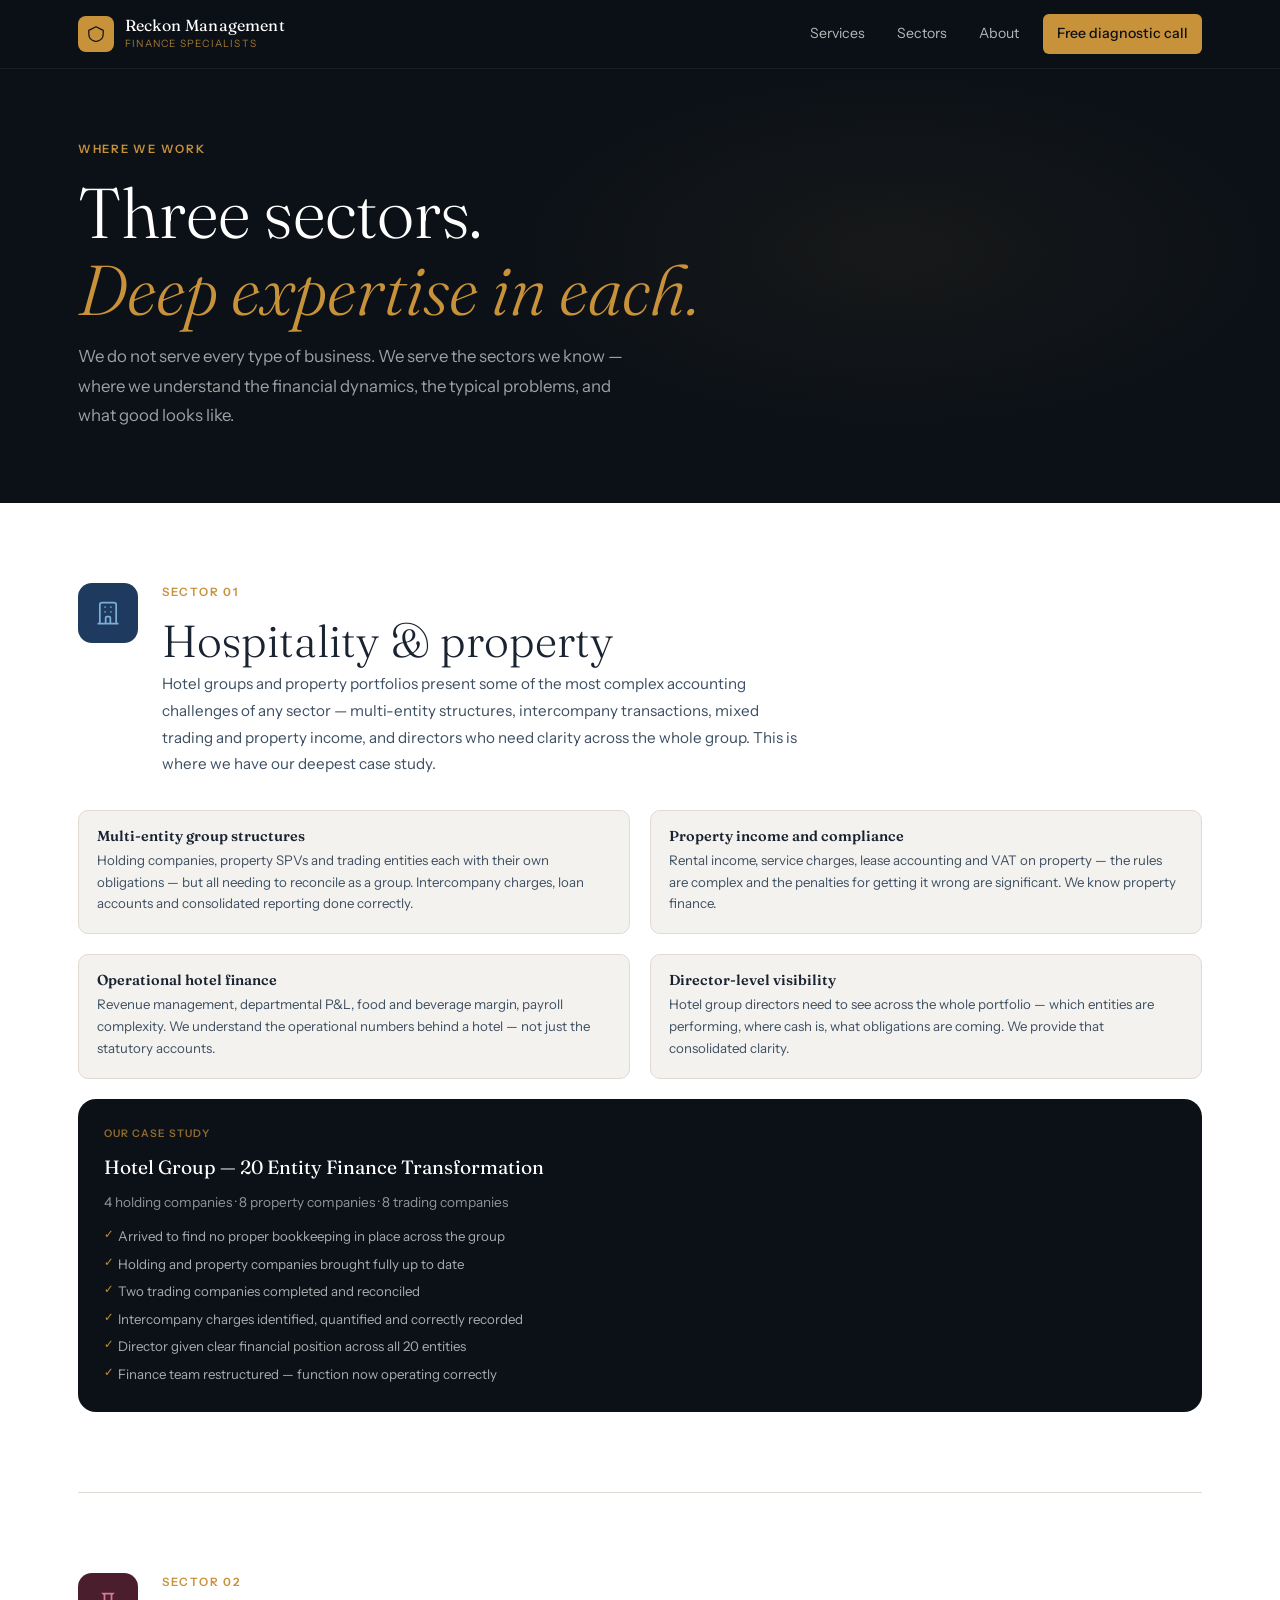
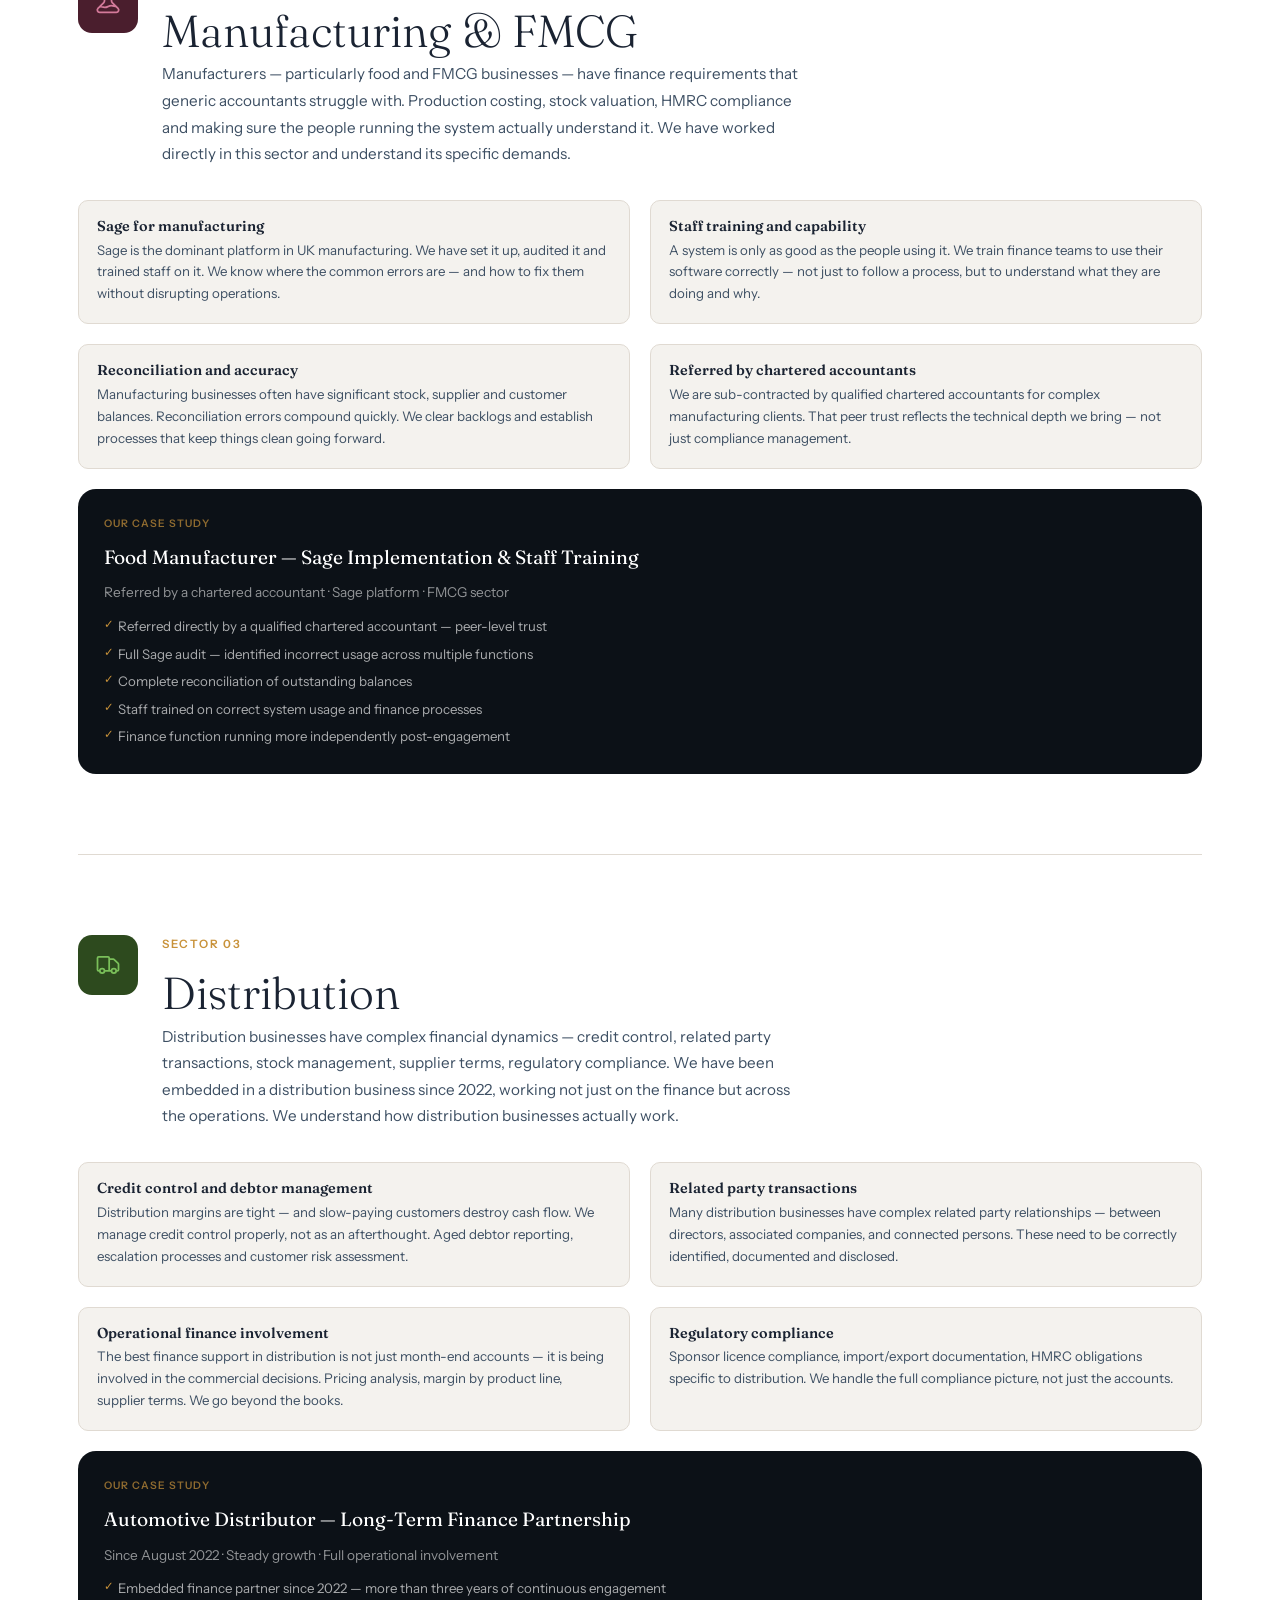
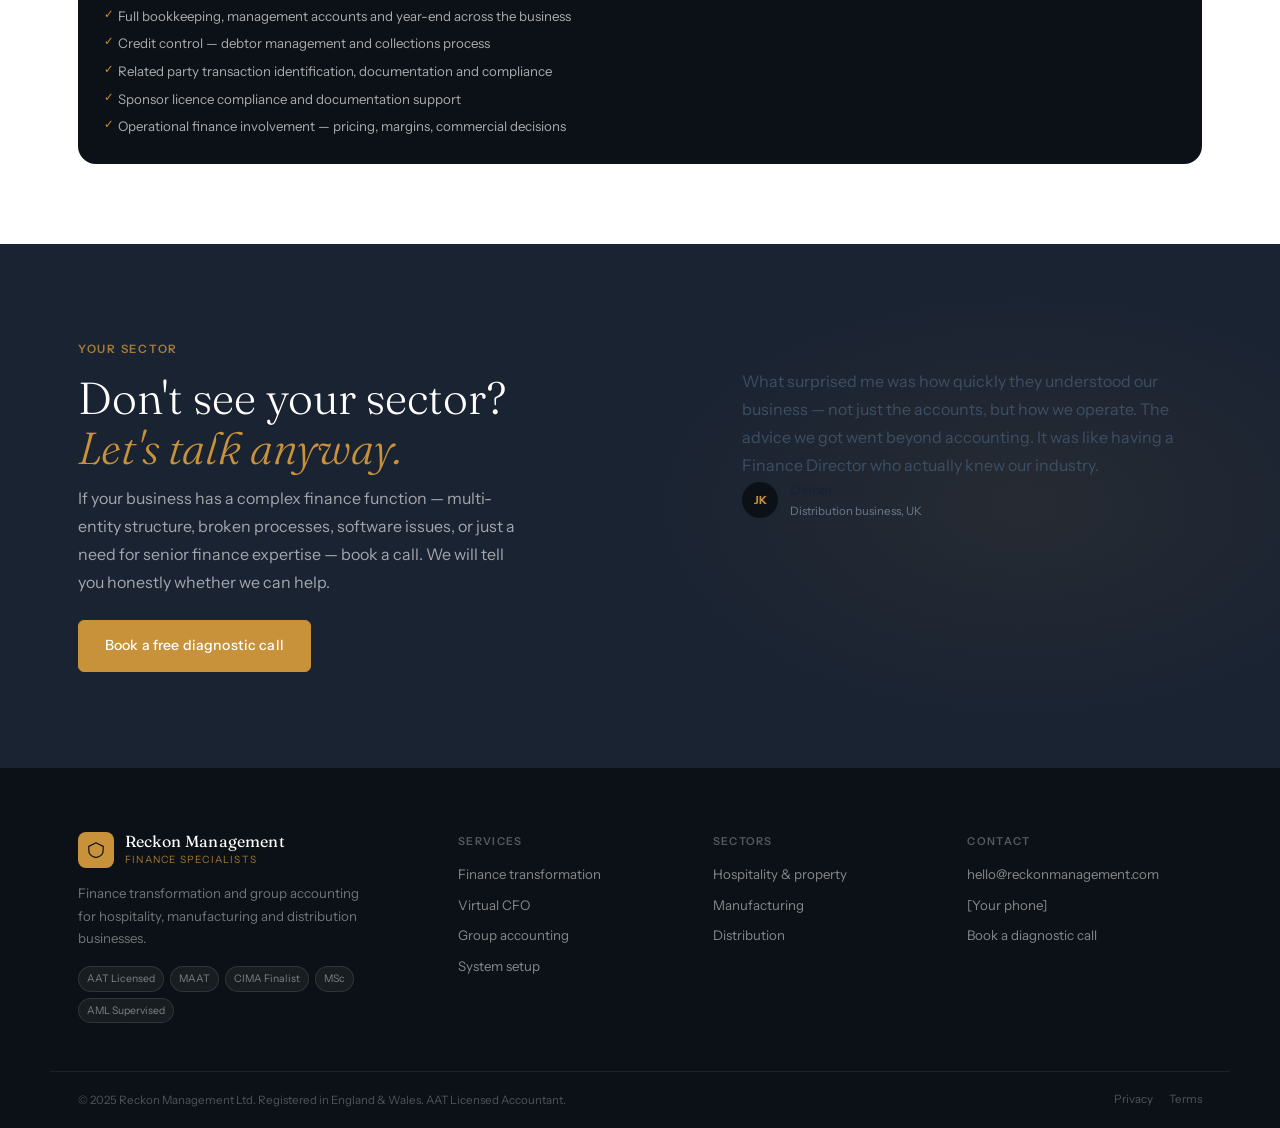
<file: sectors.html>
<!DOCTYPE html>
<html lang="en">
<head>
<meta charset="UTF-8"><meta name="viewport" content="width=device-width, initial-scale=1.0">
<title>Sectors — Reckon Management</title>
<meta name="description" content="Specialist finance for hospitality and property groups, food manufacturers and automotive distributors across the UK.">
<link rel="preconnect" href="https://fonts.googleapis.com"><link rel="preconnect" href="https://fonts.gstatic.com" crossorigin>
<link href="https://fonts.googleapis.com/css2?family=Fraunces:ital,opsz,wght@0,9..144,300;0,9..144,400;1,9..144,400&family=Instrument+Sans:wght@400;500;600&display=swap" rel="stylesheet">
<link rel="stylesheet" href="style.css">
</head>
<body>
<header class="nav" id="nav">
  <div class="container nav-inner">
    <a href="index.html" class="logo"><div class="logo-mark"><svg width="16" height="16" viewBox="0 0 20 20" fill="none"><path d="M10 1L1 5.5V10c0 5 4 8.5 9 9.5 5-1 9-4.5 9-9.5V5.5L10 1z" stroke="currentColor" stroke-width="1.5" stroke-linejoin="round"/></svg></div><div><span class="logo-name">Reckon Management</span><span class="logo-sub">Finance Specialists</span></div></a>
    <nav class="nav-links"><a href="services.html">Services</a><a href="sectors.html">Sectors</a><a href="about.html">About</a><a href="contact.html" class="nav-cta">Free diagnostic call</a></nav>
    <button class="burger" id="burger" aria-label="Menu"><span></span><span></span><span></span></button>
  </div>
  <div class="mobile-menu" id="mobileMenu"><a href="services.html">Services</a><a href="sectors.html">Sectors</a><a href="about.html">About</a><a href="contact.html">Free diagnostic call</a></div>
</header>

<section class="page-hero">
  <div class="container">
    <div class="section-kicker">Where we work</div>
    <h1>Three sectors.<br><em>Deep expertise in each.</em></h1>
    <p>We do not serve every type of business. We serve the sectors we know — where we understand the financial dynamics, the typical problems, and what good looks like.</p>
  </div>
</section>

<section class="sectors-section">
  <div class="container">

    <div class="sector-full" id="hospitality">
      <div class="sector-header">
        <div class="sector-icon-lg h">
          <svg width="28" height="28" viewBox="0 0 24 24" fill="none" stroke="currentColor" stroke-width="1.5"><path d="M19 21V5a2 2 0 00-2-2H7a2 2 0 00-2 2v16m14 0h2m-2 0h-5m-9 0H3m2 0h5M9 7h1m-1 4h1m4-4h1m-1 4h1m-5 10v-5a1 1 0 011-1h2a1 1 0 011 1v5m-4 0h4"/></svg>
        </div>
        <div>
          <div class="section-kicker">Sector 01</div>
          <h2>Hospitality &amp; property</h2>
          <p class="sector-lead">Hotel groups and property portfolios present some of the most complex accounting challenges of any sector — multi-entity structures, intercompany transactions, mixed trading and property income, and directors who need clarity across the whole group. This is where we have our deepest case study.</p>
        </div>
      </div>
      <div class="sector-grid">
        <div class="sector-point">
          <h4>Multi-entity group structures</h4>
          <p>Holding companies, property SPVs and trading entities each with their own obligations — but all needing to reconcile as a group. Intercompany charges, loan accounts and consolidated reporting done correctly.</p>
        </div>
        <div class="sector-point">
          <h4>Property income and compliance</h4>
          <p>Rental income, service charges, lease accounting and VAT on property — the rules are complex and the penalties for getting it wrong are significant. We know property finance.</p>
        </div>
        <div class="sector-point">
          <h4>Operational hotel finance</h4>
          <p>Revenue management, departmental P&L, food and beverage margin, payroll complexity. We understand the operational numbers behind a hotel — not just the statutory accounts.</p>
        </div>
        <div class="sector-point">
          <h4>Director-level visibility</h4>
          <p>Hotel group directors need to see across the whole portfolio — which entities are performing, where cash is, what obligations are coming. We provide that consolidated clarity.</p>
        </div>
      </div>
      <div class="sector-case">
        <div class="sc-label">Our case study</div>
        <div class="sc-title">Hotel Group — 20 Entity Finance Transformation</div>
        <p style="color:rgba(255,255,255,0.55);font-size:0.85rem;margin-bottom:10px;">4 holding companies · 8 property companies · 8 trading companies</p>
        <ul class="sc-list">
          <li>Arrived to find no proper bookkeeping in place across the group</li>
          <li>Holding and property companies brought fully up to date</li>
          <li>Two trading companies completed and reconciled</li>
          <li>Intercompany charges identified, quantified and correctly recorded</li>
          <li>Director given clear financial position across all 20 entities</li>
          <li>Finance team restructured — function now operating correctly</li>
        </ul>
      </div>
    </div>

    <div class="sector-full" id="manufacturing">
      <div class="sector-header">
        <div class="sector-icon-lg m">
          <svg width="28" height="28" viewBox="0 0 24 24" fill="none" stroke="currentColor" stroke-width="1.5"><path d="M19.428 15.428a2 2 0 00-1.022-.547l-2.387-.477a6 6 0 00-3.86.517l-.318.158a6 6 0 01-3.86.517L6.05 15.21a2 2 0 00-1.806.547M8 4h8l-1 1v5.172a2 2 0 00.586 1.414l5 5c1.26 1.26.367 3.414-1.415 3.414H4.828c-1.782 0-2.674-2.154-1.414-3.414l5-5A2 2 0 009 10.172V5L8 4z"/></svg>
        </div>
        <div>
          <div class="section-kicker">Sector 02</div>
          <h2>Manufacturing &amp; FMCG</h2>
          <p class="sector-lead">Manufacturers — particularly food and FMCG businesses — have finance requirements that generic accountants struggle with. Production costing, stock valuation, HMRC compliance and making sure the people running the system actually understand it. We have worked directly in this sector and understand its specific demands.</p>
        </div>
      </div>
      <div class="sector-grid">
        <div class="sector-point">
          <h4>Sage for manufacturing</h4>
          <p>Sage is the dominant platform in UK manufacturing. We have set it up, audited it and trained staff on it. We know where the common errors are — and how to fix them without disrupting operations.</p>
        </div>
        <div class="sector-point">
          <h4>Staff training and capability</h4>
          <p>A system is only as good as the people using it. We train finance teams to use their software correctly — not just to follow a process, but to understand what they are doing and why.</p>
        </div>
        <div class="sector-point">
          <h4>Reconciliation and accuracy</h4>
          <p>Manufacturing businesses often have significant stock, supplier and customer balances. Reconciliation errors compound quickly. We clear backlogs and establish processes that keep things clean going forward.</p>
        </div>
        <div class="sector-point">
          <h4>Referred by chartered accountants</h4>
          <p>We are sub-contracted by qualified chartered accountants for complex manufacturing clients. That peer trust reflects the technical depth we bring — not just compliance management.</p>
        </div>
      </div>
      <div class="sector-case">
        <div class="sc-label">Our case study</div>
        <div class="sc-title">Food Manufacturer — Sage Implementation &amp; Staff Training</div>
        <p style="color:rgba(255,255,255,0.55);font-size:0.85rem;margin-bottom:10px;">Referred by a chartered accountant · Sage platform · FMCG sector</p>
        <ul class="sc-list">
          <li>Referred directly by a qualified chartered accountant — peer-level trust</li>
          <li>Full Sage audit — identified incorrect usage across multiple functions</li>
          <li>Complete reconciliation of outstanding balances</li>
          <li>Staff trained on correct system usage and finance processes</li>
          <li>Finance function running more independently post-engagement</li>
        </ul>
      </div>
    </div>

    <div class="sector-full" id="distribution">
      <div class="sector-header">
        <div class="sector-icon-lg d">
          <svg width="28" height="28" viewBox="0 0 24 24" fill="none" stroke="currentColor" stroke-width="1.5"><path d="M13 16V6a1 1 0 00-1-1H4a1 1 0 00-1 1v10a1 1 0 001 1h1m8-1a1 1 0 01-1 1H9m4-1V8a1 1 0 011-1h2.586a1 1 0 01.707.293l3.414 3.414a1 1 0 01.293.707V16a1 1 0 01-1 1h-1m-6-1a1 1 0 001 1h1M5 17a2 2 0 104 0m-4 0a2 2 0 114 0m6 0a2 2 0 104 0m-4 0a2 2 0 114 0"/></svg>
        </div>
        <div>
          <div class="section-kicker">Sector 03</div>
          <h2>Distribution</h2>
          <p class="sector-lead">Distribution businesses have complex financial dynamics — credit control, related party transactions, stock management, supplier terms, regulatory compliance. We have been embedded in a distribution business since 2022, working not just on the finance but across the operations. We understand how distribution businesses actually work.</p>
        </div>
      </div>
      <div class="sector-grid">
        <div class="sector-point">
          <h4>Credit control and debtor management</h4>
          <p>Distribution margins are tight — and slow-paying customers destroy cash flow. We manage credit control properly, not as an afterthought. Aged debtor reporting, escalation processes and customer risk assessment.</p>
        </div>
        <div class="sector-point">
          <h4>Related party transactions</h4>
          <p>Many distribution businesses have complex related party relationships — between directors, associated companies, and connected persons. These need to be correctly identified, documented and disclosed.</p>
        </div>
        <div class="sector-point">
          <h4>Operational finance involvement</h4>
          <p>The best finance support in distribution is not just month-end accounts — it is being involved in the commercial decisions. Pricing analysis, margin by product line, supplier terms. We go beyond the books.</p>
        </div>
        <div class="sector-point">
          <h4>Regulatory compliance</h4>
          <p>Sponsor licence compliance, import/export documentation, HMRC obligations specific to distribution. We handle the full compliance picture, not just the accounts.</p>
        </div>
      </div>
      <div class="sector-case">
        <div class="sc-label">Our case study</div>
        <div class="sc-title">Automotive Distributor — Long-Term Finance Partnership</div>
        <p style="color:rgba(255,255,255,0.55);font-size:0.85rem;margin-bottom:10px;">Since August 2022 · Steady growth · Full operational involvement</p>
        <ul class="sc-list">
          <li>Embedded finance partner since 2022 — more than three years of continuous engagement</li>
          <li>Full bookkeeping, management accounts and year-end across the business</li>
          <li>Credit control — debtor management and collections process</li>
          <li>Related party transaction identification, documentation and compliance</li>
          <li>Sponsor licence compliance and documentation support</li>
          <li>Operational finance involvement — pricing, margins, commercial decisions</li>
        </ul>
      </div>
    </div>

  </div>
</section>

<section class="cta-section">
  <div class="cta-texture"></div>
  <div class="container cta-inner">
    <div class="cta-left">
      <div class="section-kicker light">Your sector</div>
      <h2>Don't see your sector?<br><em>Let's talk anyway.</em></h2>
      <p>If your business has a complex finance function — multi-entity structure, broken processes, software issues, or just a need for senior finance expertise — book a call. We will tell you honestly whether we can help.</p>
      <a href="contact.html" class="btn btn-gold">Book a free diagnostic call</a>
    </div>
    <div class="cta-right">
      <div class="testimonial-card">
        <div class="testi-quote">"</div>
        <p>What surprised me was how quickly they understood our business — not just the accounts, but how we operate. The advice we got went beyond accounting. It was like having a Finance Director who actually knew our industry.</p>
        <div class="testi-attr"><div class="testi-avatar">JK</div><div><div class="testi-name">Owner</div><div class="testi-co">Distribution business, UK</div></div></div>
      </div>
    </div>
  </div>
</section>

<footer class="footer">
  <div class="container footer-grid">
    <div class="footer-brand">
      <a href="index.html" class="logo footer-logo"><div class="logo-mark"><svg width="16" height="16" viewBox="0 0 20 20" fill="none"><path d="M10 1L1 5.5V10c0 5 4 8.5 9 9.5 5-1 9-4.5 9-9.5V5.5L10 1z" stroke="currentColor" stroke-width="1.5" stroke-linejoin="round"/></svg></div><div><span class="logo-name">Reckon Management</span><span class="logo-sub">Finance Specialists</span></div></a>
      <p class="footer-desc">Finance transformation and group accounting for hospitality, manufacturing and distribution businesses.</p>
      <div class="footer-creds"><span>AAT Licensed</span><span>MAAT</span><span>CIMA Finalist</span><span>MSc</span><span>AML Supervised</span></div>
    </div>
    <div class="footer-cols">
      <div class="footer-col"><div class="fcol-h">Services</div><a href="services.html#transformation">Finance transformation</a><a href="services.html#cfo">Virtual CFO</a><a href="services.html#group">Group accounting</a><a href="services.html#automation">System setup</a></div>
      <div class="footer-col"><div class="fcol-h">Sectors</div><a href="sectors.html#hospitality">Hospitality &amp; property</a><a href="sectors.html#manufacturing">Manufacturing</a><a href="sectors.html#distribution">Distribution</a></div>
      <div class="footer-col"><div class="fcol-h">Contact</div><a href="mailto:hello@reckonmanagement.com">hello@reckonmanagement.com</a><a href="#">[Your phone]</a><a href="contact.html">Book a diagnostic call</a></div>
    </div>
  </div>
  <div class="footer-bottom"><div class="container footer-btm-inner"><p>© 2025 Reckon Management Ltd. Registered in England &amp; Wales. AAT Licensed Accountant.</p><div class="footer-legal"><a href="#">Privacy</a><a href="#">Terms</a></div></div></div>
</footer>
<script src="script.js"></script>
</body>
</html>
</file>
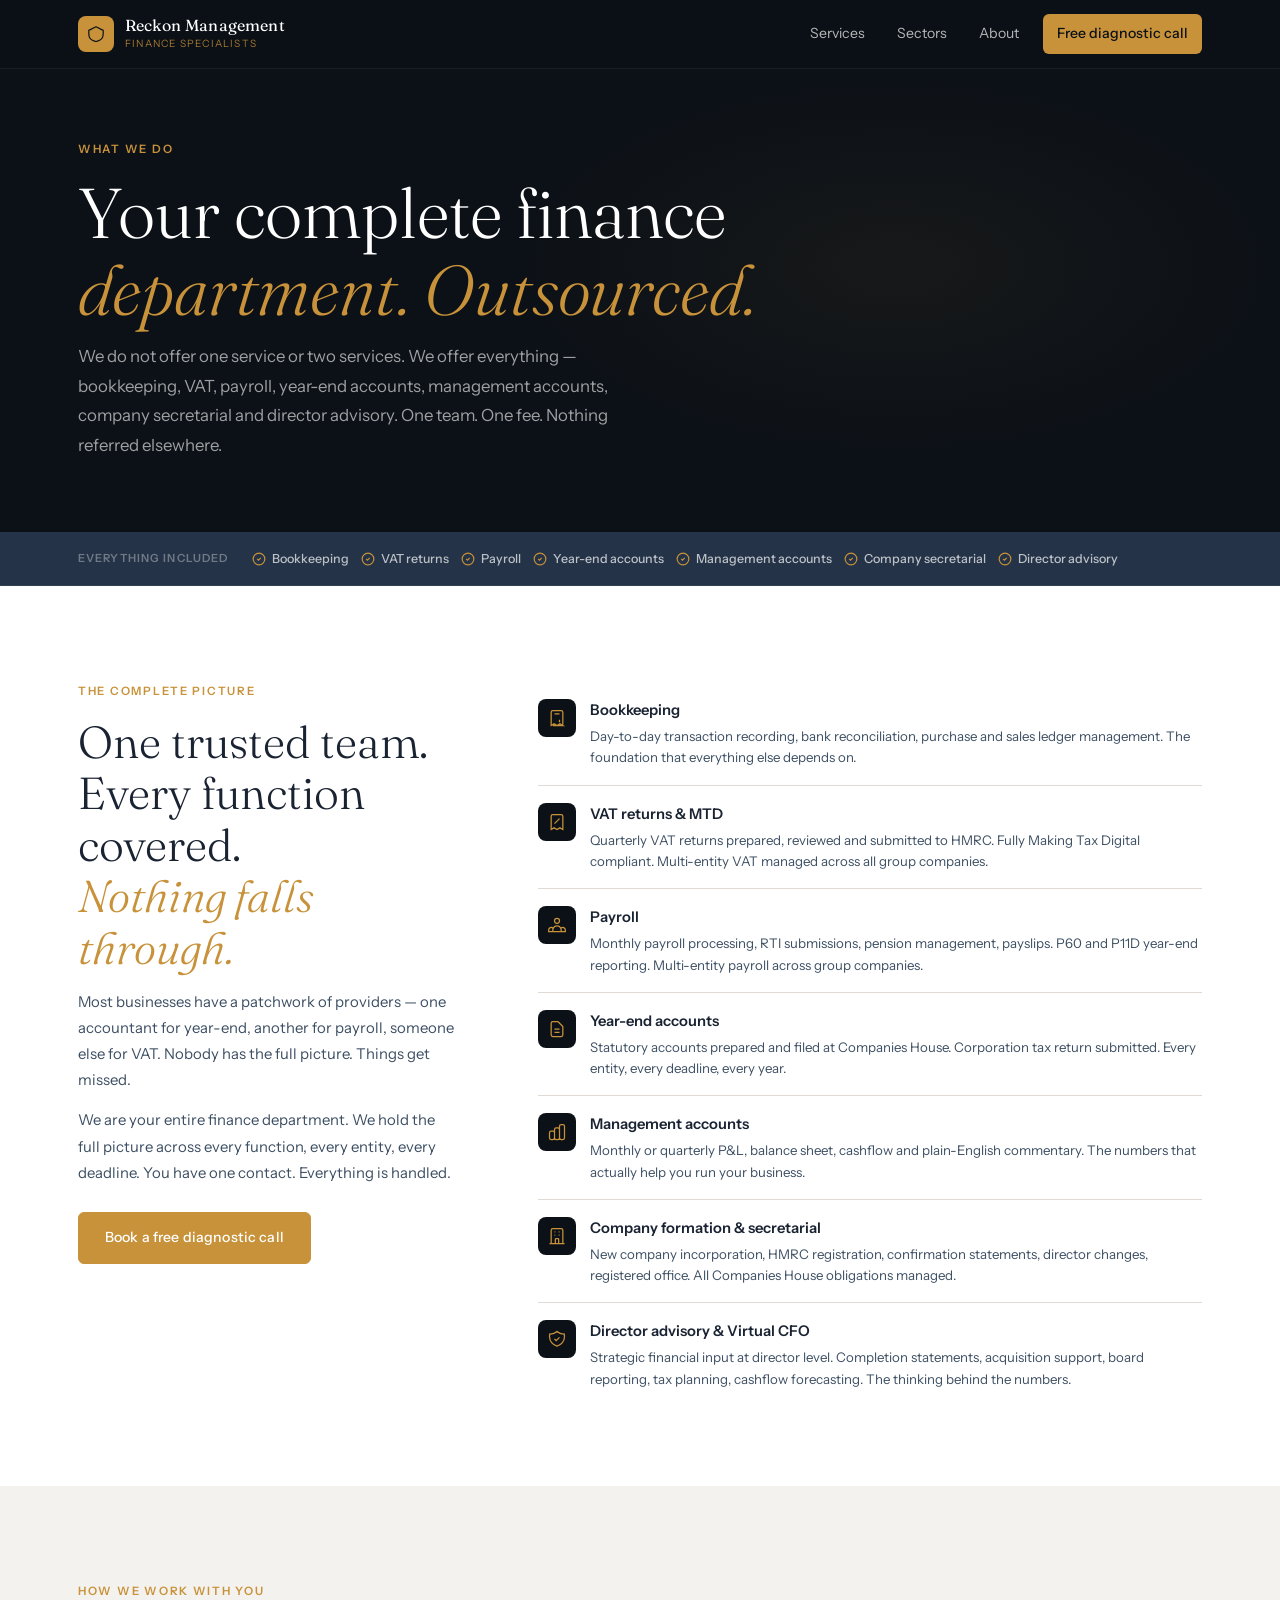
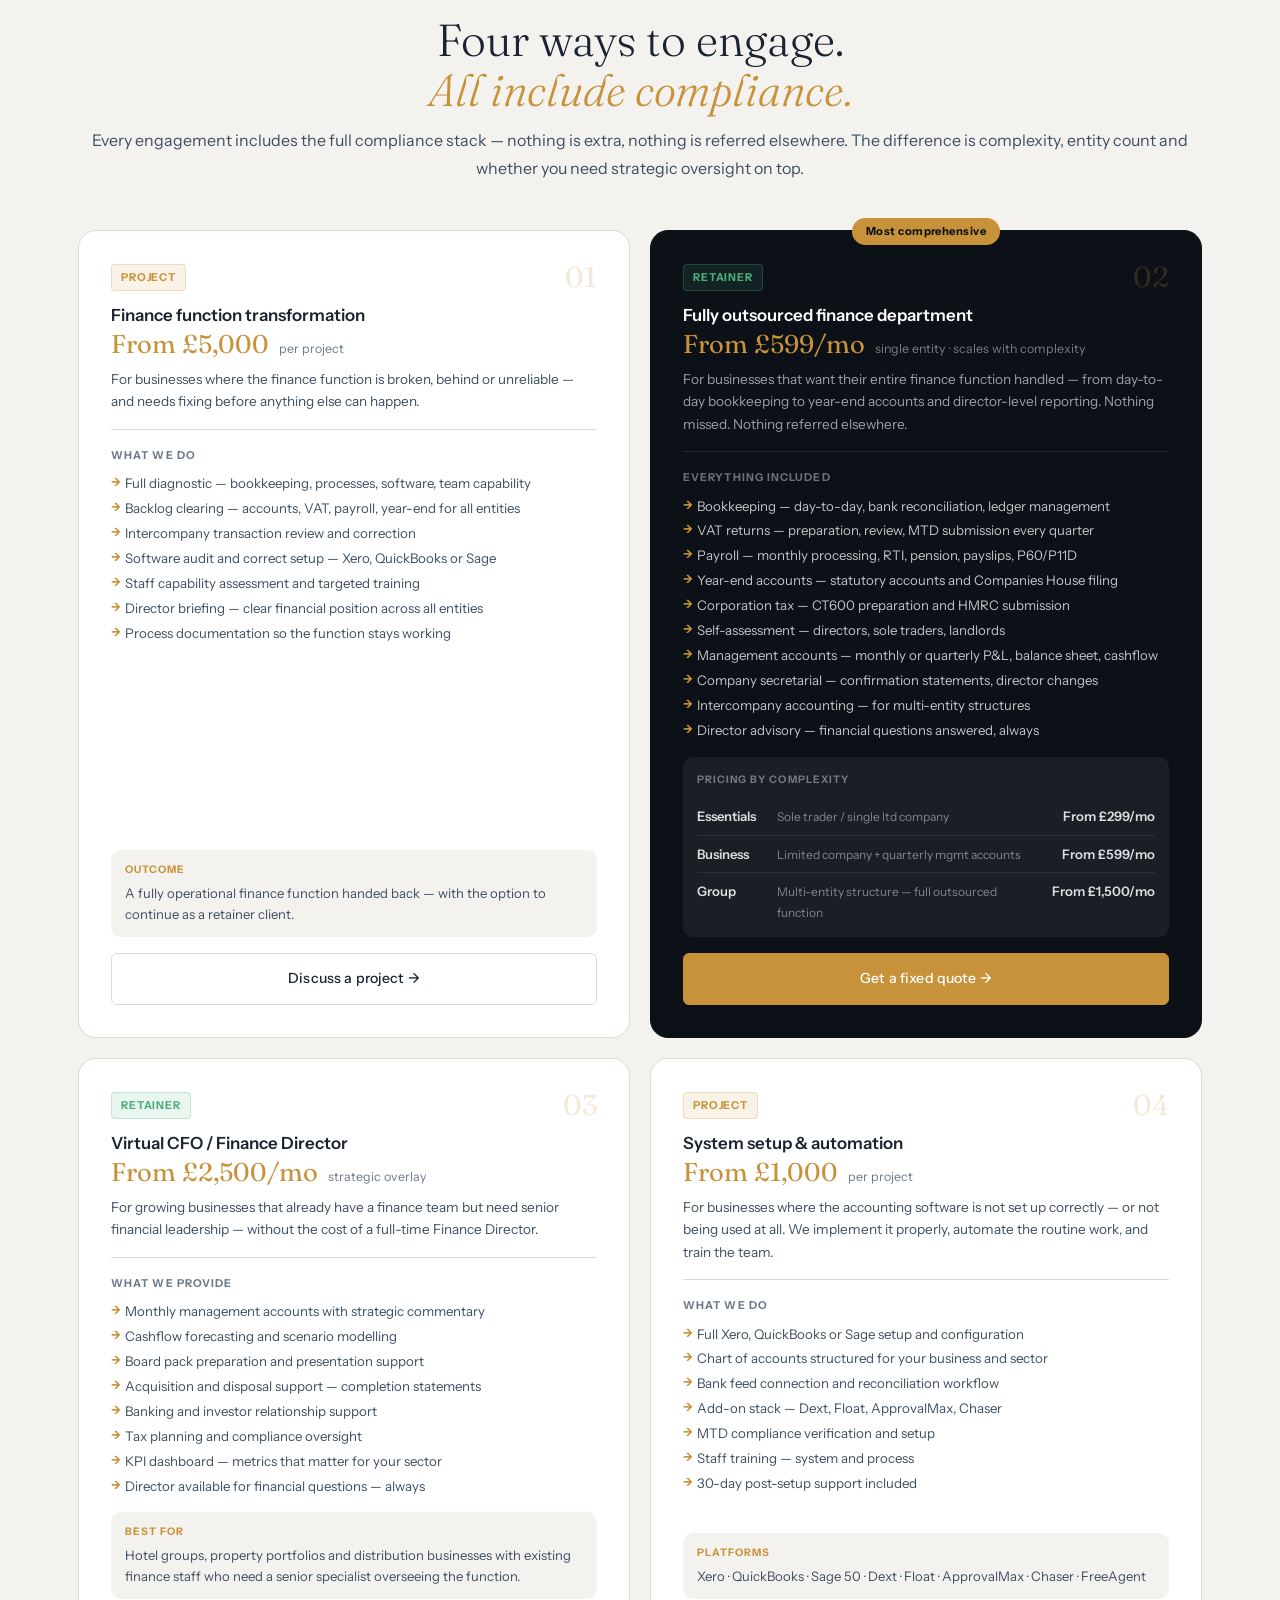
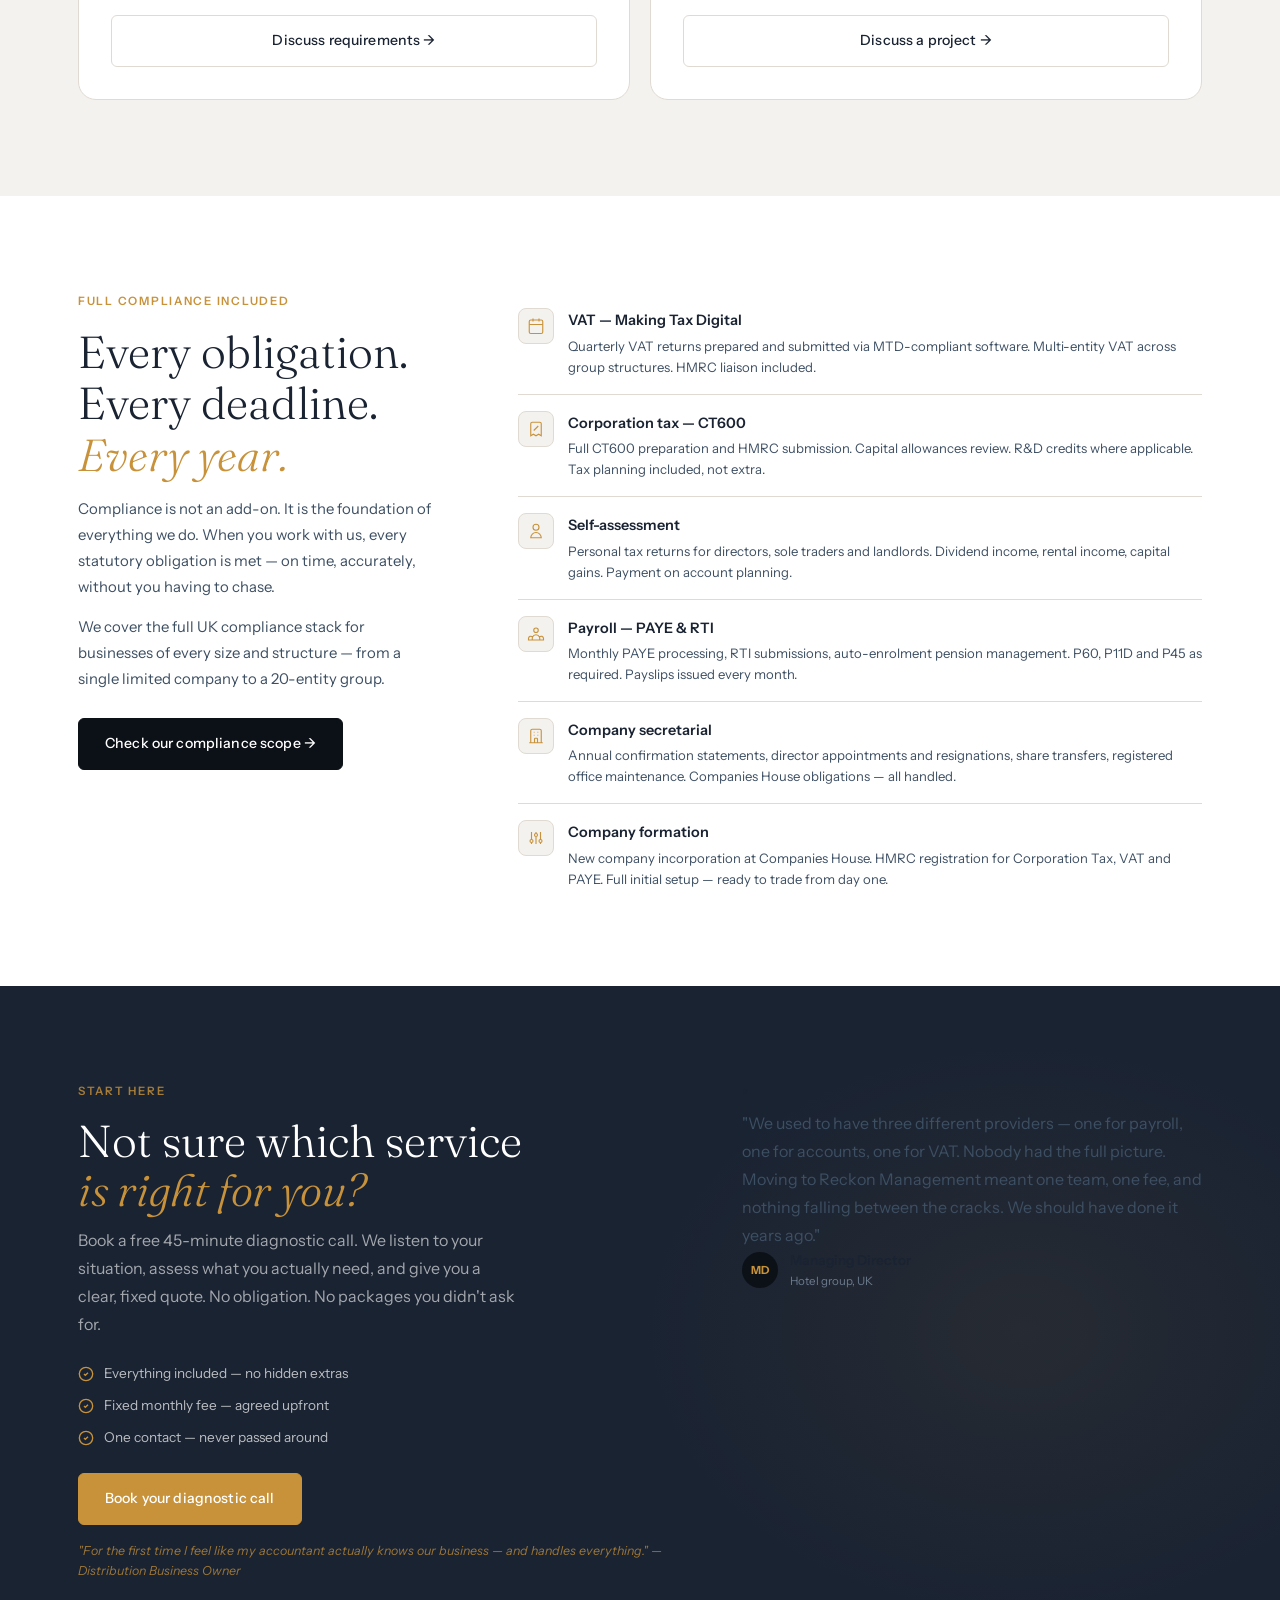
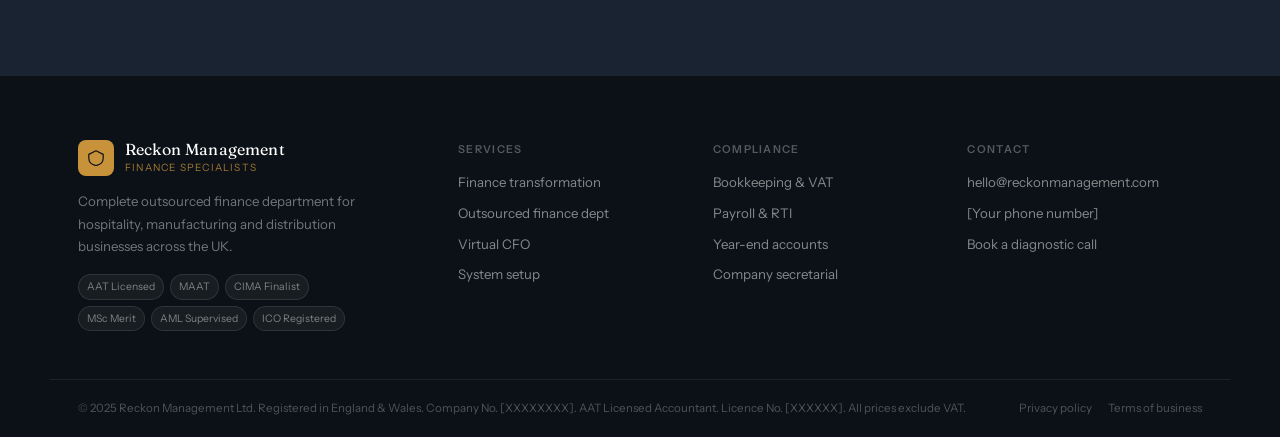
<file: services.html>
<!DOCTYPE html>
<html lang="en">
<head>
<meta charset="UTF-8">
<meta name="viewport" content="width=device-width, initial-scale=1.0">
<title>Services — Reckon Management | Complete Outsourced Finance Department</title>
<meta name="description" content="Bookkeeping, VAT, payroll, year-end, management accounts, company secretarial and Virtual CFO — everything your business needs from one specialist team.">
<link rel="preconnect" href="https://fonts.googleapis.com">
<link rel="preconnect" href="https://fonts.gstatic.com" crossorigin>
<link href="https://fonts.googleapis.com/css2?family=Fraunces:ital,opsz,wght@0,9..144,300;0,9..144,400;0,9..144,500;1,9..144,400&family=Instrument+Sans:wght@400;500;600&display=swap" rel="stylesheet">
<link rel="stylesheet" href="style.css">
</head>
<body>

<header class="nav" id="nav">
  <div class="container nav-inner">
    <a href="index.html" class="logo">
      <div class="logo-mark"><svg width="16" height="16" viewBox="0 0 20 20" fill="none"><path d="M10 1L1 5.5V10c0 5 4 8.5 9 9.5 5-1 9-4.5 9-9.5V5.5L10 1z" stroke="currentColor" stroke-width="1.5" stroke-linejoin="round"/></svg></div>
      <div><span class="logo-name">Reckon Management</span><span class="logo-sub">Finance Specialists</span></div>
    </a>
    <nav class="nav-links">
      <a href="services.html">Services</a>
      <a href="sectors.html">Sectors</a>
      <a href="about.html">About</a>
      <a href="contact.html" class="nav-cta">Free diagnostic call</a>
    </nav>
    <button class="burger" id="burger" aria-label="Menu"><span></span><span></span><span></span></button>
  </div>
  <div class="mobile-menu" id="mobileMenu">
    <a href="services.html">Services</a><a href="sectors.html">Sectors</a>
    <a href="about.html">About</a><a href="contact.html">Free diagnostic call</a>
  </div>
</header>

<!-- HERO -->
<section class="page-hero">
  <div class="container">
    <div class="section-kicker">What we do</div>
    <h1>Your complete finance<br><em>department. Outsourced.</em></h1>
    <p>We do not offer one service or two services. We offer everything — bookkeeping, VAT, payroll, year-end accounts, management accounts, company secretarial and director advisory. One team. One fee. Nothing referred elsewhere.</p>
  </div>
</section>

<!-- WHAT'S INCLUDED STRIP -->
<div class="included-strip">
  <div class="container included-inner">
    <div class="inc-label">Everything included</div>
    <div class="inc-items">
      <div class="inc-item">
        <svg width="14" height="14" viewBox="0 0 24 24" fill="none" stroke="currentColor" stroke-width="2"><path d="M9 12l2 2 4-4"/><circle cx="12" cy="12" r="10"/></svg>
        Bookkeeping
      </div>
      <div class="inc-item">
        <svg width="14" height="14" viewBox="0 0 24 24" fill="none" stroke="currentColor" stroke-width="2"><path d="M9 12l2 2 4-4"/><circle cx="12" cy="12" r="10"/></svg>
        VAT returns
      </div>
      <div class="inc-item">
        <svg width="14" height="14" viewBox="0 0 24 24" fill="none" stroke="currentColor" stroke-width="2"><path d="M9 12l2 2 4-4"/><circle cx="12" cy="12" r="10"/></svg>
        Payroll
      </div>
      <div class="inc-item">
        <svg width="14" height="14" viewBox="0 0 24 24" fill="none" stroke="currentColor" stroke-width="2"><path d="M9 12l2 2 4-4"/><circle cx="12" cy="12" r="10"/></svg>
        Year-end accounts
      </div>
      <div class="inc-item">
        <svg width="14" height="14" viewBox="0 0 24 24" fill="none" stroke="currentColor" stroke-width="2"><path d="M9 12l2 2 4-4"/><circle cx="12" cy="12" r="10"/></svg>
        Management accounts
      </div>
      <div class="inc-item">
        <svg width="14" height="14" viewBox="0 0 24 24" fill="none" stroke="currentColor" stroke-width="2"><path d="M9 12l2 2 4-4"/><circle cx="12" cy="12" r="10"/></svg>
        Company secretarial
      </div>
      <div class="inc-item">
        <svg width="14" height="14" viewBox="0 0 24 24" fill="none" stroke="currentColor" stroke-width="2"><path d="M9 12l2 2 4-4"/><circle cx="12" cy="12" r="10"/></svg>
        Director advisory
      </div>
    </div>
  </div>
</div>

<!-- CORE PROPOSITION -->
<section class="section core-prop">
  <div class="container">
    <div class="prop-grid">
      <div class="prop-left">
        <div class="section-kicker">The complete picture</div>
        <h2>One trusted team.<br>Every function covered.<br><em>Nothing falls through.</em></h2>
        <p>Most businesses have a patchwork of providers — one accountant for year-end, another for payroll, someone else for VAT. Nobody has the full picture. Things get missed.</p>
        <p>We are your entire finance department. We hold the full picture across every function, every entity, every deadline. You have one contact. Everything is handled.</p>
        <a href="contact.html" class="btn btn-gold">Book a free diagnostic call</a>
      </div>
      <div class="prop-right">
        <div class="prop-functions">
          <div class="prop-fn">
            <div class="pfn-icon">
              <svg width="20" height="20" viewBox="0 0 24 24" fill="none" stroke="currentColor" stroke-width="1.5"><path d="M9 7h6m0 10v-3m-3 3h.01M9 17h.01M9 14h.01M12 14h.01M15 11h.01M12 11h.01M9 11h.01M7 21h10a2 2 0 002-2V5a2 2 0 00-2-2H7a2 2 0 00-2 2v16l3.5-2 3.5 2 3.5-2 3.5 2z"/></svg>
            </div>
            <div>
              <div class="pfn-title">Bookkeeping</div>
              <div class="pfn-desc">Day-to-day transaction recording, bank reconciliation, purchase and sales ledger management. The foundation that everything else depends on.</div>
            </div>
          </div>
          <div class="prop-fn">
            <div class="pfn-icon">
              <svg width="20" height="20" viewBox="0 0 24 24" fill="none" stroke="currentColor" stroke-width="1.5"><path d="M9 14l6-6m-5.5.5h.01m4.99 5h.01M19 21V5a2 2 0 00-2-2H7a2 2 0 00-2 2v16l3.5-2 3.5 2 3.5-2 3.5 2z"/></svg>
            </div>
            <div>
              <div class="pfn-title">VAT returns &amp; MTD</div>
              <div class="pfn-desc">Quarterly VAT returns prepared, reviewed and submitted to HMRC. Fully Making Tax Digital compliant. Multi-entity VAT managed across all group companies.</div>
            </div>
          </div>
          <div class="prop-fn">
            <div class="pfn-icon">
              <svg width="20" height="20" viewBox="0 0 24 24" fill="none" stroke="currentColor" stroke-width="1.5"><path d="M17 20h5v-2a3 3 0 00-5.356-1.857M17 20H7m10 0v-2c0-.656-.126-1.283-.356-1.857M7 20H2v-2a3 3 0 015.356-1.857M7 20v-2c0-.656.126-1.283.356-1.857m0 0a5.002 5.002 0 019.288 0M15 7a3 3 0 11-6 0 3 3 0 016 0z"/></svg>
            </div>
            <div>
              <div class="pfn-title">Payroll</div>
              <div class="pfn-desc">Monthly payroll processing, RTI submissions, pension management, payslips. P60 and P11D year-end reporting. Multi-entity payroll across group companies.</div>
            </div>
          </div>
          <div class="prop-fn">
            <div class="pfn-icon">
              <svg width="20" height="20" viewBox="0 0 24 24" fill="none" stroke="currentColor" stroke-width="1.5"><path d="M9 12h6m-6 4h6m2 5H7a2 2 0 01-2-2V5a2 2 0 012-2h5.586a1 1 0 01.707.293l5.414 5.414a1 1 0 01.293.707V19a2 2 0 01-2 2z"/></svg>
            </div>
            <div>
              <div class="pfn-title">Year-end accounts</div>
              <div class="pfn-desc">Statutory accounts prepared and filed at Companies House. Corporation tax return submitted. Every entity, every deadline, every year.</div>
            </div>
          </div>
          <div class="prop-fn">
            <div class="pfn-icon">
              <svg width="20" height="20" viewBox="0 0 24 24" fill="none" stroke="currentColor" stroke-width="1.5"><path d="M9 19v-6a2 2 0 00-2-2H5a2 2 0 00-2 2v6a2 2 0 002 2h2a2 2 0 002-2zm0 0V9a2 2 0 012-2h2a2 2 0 012 2v10m-6 0a2 2 0 002 2h2a2 2 0 002-2m0 0V5a2 2 0 012-2h2a2 2 0 012 2v14a2 2 0 01-2 2h-2a2 2 0 01-2-2z"/></svg>
            </div>
            <div>
              <div class="pfn-title">Management accounts</div>
              <div class="pfn-desc">Monthly or quarterly P&amp;L, balance sheet, cashflow and plain-English commentary. The numbers that actually help you run your business.</div>
            </div>
          </div>
          <div class="prop-fn">
            <div class="pfn-icon">
              <svg width="20" height="20" viewBox="0 0 24 24" fill="none" stroke="currentColor" stroke-width="1.5"><path d="M19 21V5a2 2 0 00-2-2H7a2 2 0 00-2 2v16m14 0h2m-2 0h-5m-9 0H3m2 0h5M9 7h1m-1 4h1m4-4h1m-1 4h1m-5 10v-5a1 1 0 011-1h2a1 1 0 011 1v5m-4 0h4"/></svg>
            </div>
            <div>
              <div class="pfn-title">Company formation &amp; secretarial</div>
              <div class="pfn-desc">New company incorporation, HMRC registration, confirmation statements, director changes, registered office. All Companies House obligations managed.</div>
            </div>
          </div>
          <div class="prop-fn">
            <div class="pfn-icon">
              <svg width="20" height="20" viewBox="0 0 24 24" fill="none" stroke="currentColor" stroke-width="1.5"><path d="M9 12l2 2 4-4m5.618-4.016A11.955 11.955 0 0112 2.944a11.955 11.955 0 01-8.618 3.04A12.02 12.02 0 003 9c0 5.591 3.824 10.29 9 11.622 5.176-1.332 9-6.03 9-11.622 0-1.042-.133-2.052-.382-3.016z"/></svg>
            </div>
            <div>
              <div class="pfn-title">Director advisory &amp; Virtual CFO</div>
              <div class="pfn-desc">Strategic financial input at director level. Completion statements, acquisition support, board reporting, tax planning, cashflow forecasting. The thinking behind the numbers.</div>
            </div>
          </div>
        </div>
      </div>
    </div>
  </div>
</section>

<!-- FOUR ENGAGEMENT TYPES -->
<section class="section engagements-section">
  <div class="container">
    <div class="section-kicker">How we work with you</div>
    <h2 class="section-h2 text-center">Four ways to engage.<br><em>All include compliance.</em></h2>
    <p class="section-lead text-center">Every engagement includes the full compliance stack — nothing is extra, nothing is referred elsewhere. The difference is complexity, entity count and whether you need strategic oversight on top.</p>

    <div class="eng-grid">

      <!-- TRANSFORMATION -->
      <div class="eng-card" id="transformation">
        <div class="eng-header">
          <div class="eng-type-badge project">Project</div>
          <div class="eng-num">01</div>
        </div>
        <h3>Finance function transformation</h3>
        <div class="eng-price">From £5,000 <span>per project</span></div>
        <p class="eng-who">For businesses where the finance function is broken, behind or unreliable — and needs fixing before anything else can happen.</p>
        <div class="eng-divider"></div>
        <div class="eng-includes-label">What we do</div>
        <ul class="eng-list">
          <li>Full diagnostic — bookkeeping, processes, software, team capability</li>
          <li>Backlog clearing — accounts, VAT, payroll, year-end for all entities</li>
          <li>Intercompany transaction review and correction</li>
          <li>Software audit and correct setup — Xero, QuickBooks or Sage</li>
          <li>Staff capability assessment and targeted training</li>
          <li>Director briefing — clear financial position across all entities</li>
          <li>Process documentation so the function stays working</li>
        </ul>
        <div class="eng-outcome">
          <div class="eng-outcome-label">Outcome</div>
          A fully operational finance function handed back — with the option to continue as a retainer client.
        </div>
        <a href="contact.html" class="btn btn-outline eng-btn">Discuss a project →</a>
      </div>

      <!-- OUTSOURCED FD -->
      <div class="eng-card featured" id="outsourced">
        <div class="eng-popular">Most comprehensive</div>
        <div class="eng-header">
          <div class="eng-type-badge retainer">Retainer</div>
          <div class="eng-num">02</div>
        </div>
        <h3>Fully outsourced finance department</h3>
        <div class="eng-price">From £599/mo <span>single entity · scales with complexity</span></div>
        <p class="eng-who">For businesses that want their entire finance function handled — from day-to-day bookkeeping to year-end accounts and director-level reporting. Nothing missed. Nothing referred elsewhere.</p>
        <div class="eng-divider"></div>
        <div class="eng-includes-label">Everything included</div>
        <ul class="eng-list">
          <li>Bookkeeping — day-to-day, bank reconciliation, ledger management</li>
          <li>VAT returns — preparation, review, MTD submission every quarter</li>
          <li>Payroll — monthly processing, RTI, pension, payslips, P60/P11D</li>
          <li>Year-end accounts — statutory accounts and Companies House filing</li>
          <li>Corporation tax — CT600 preparation and HMRC submission</li>
          <li>Self-assessment — directors, sole traders, landlords</li>
          <li>Management accounts — monthly or quarterly P&amp;L, balance sheet, cashflow</li>
          <li>Company secretarial — confirmation statements, director changes</li>
          <li>Intercompany accounting — for multi-entity structures</li>
          <li>Director advisory — financial questions answered, always</li>
        </ul>
        <div class="eng-tiers">
          <div class="eng-tier-label">Pricing by complexity</div>
          <div class="eng-tier">
            <span class="tier-name">Essentials</span>
            <span class="tier-desc">Sole trader / single ltd company</span>
            <span class="tier-price">From £299/mo</span>
          </div>
          <div class="eng-tier">
            <span class="tier-name">Business</span>
            <span class="tier-desc">Limited company + quarterly mgmt accounts</span>
            <span class="tier-price">From £599/mo</span>
          </div>
          <div class="eng-tier highlight">
            <span class="tier-name">Group</span>
            <span class="tier-desc">Multi-entity structure — full outsourced function</span>
            <span class="tier-price">From £1,500/mo</span>
          </div>
        </div>
        <a href="contact.html" class="btn btn-gold eng-btn">Get a fixed quote →</a>
      </div>

      <!-- VIRTUAL CFO -->
      <div class="eng-card" id="cfo">
        <div class="eng-header">
          <div class="eng-type-badge retainer">Retainer</div>
          <div class="eng-num">03</div>
        </div>
        <h3>Virtual CFO / Finance Director</h3>
        <div class="eng-price">From £2,500/mo <span>strategic overlay</span></div>
        <p class="eng-who">For growing businesses that already have a finance team but need senior financial leadership — without the cost of a full-time Finance Director.</p>
        <div class="eng-divider"></div>
        <div class="eng-includes-label">What we provide</div>
        <ul class="eng-list">
          <li>Monthly management accounts with strategic commentary</li>
          <li>Cashflow forecasting and scenario modelling</li>
          <li>Board pack preparation and presentation support</li>
          <li>Acquisition and disposal support — completion statements</li>
          <li>Banking and investor relationship support</li>
          <li>Tax planning and compliance oversight</li>
          <li>KPI dashboard — metrics that matter for your sector</li>
          <li>Director available for financial questions — always</li>
        </ul>
        <div class="eng-outcome">
          <div class="eng-outcome-label">Best for</div>
          Hotel groups, property portfolios and distribution businesses with existing finance staff who need a senior specialist overseeing the function.
        </div>
        <a href="contact.html" class="btn btn-outline eng-btn">Discuss requirements →</a>
      </div>

      <!-- SYSTEM SETUP -->
      <div class="eng-card" id="automation">
        <div class="eng-header">
          <div class="eng-type-badge project">Project</div>
          <div class="eng-num">04</div>
        </div>
        <h3>System setup &amp; automation</h3>
        <div class="eng-price">From £1,000 <span>per project</span></div>
        <p class="eng-who">For businesses where the accounting software is not set up correctly — or not being used at all. We implement it properly, automate the routine work, and train the team.</p>
        <div class="eng-divider"></div>
        <div class="eng-includes-label">What we do</div>
        <ul class="eng-list">
          <li>Full Xero, QuickBooks or Sage setup and configuration</li>
          <li>Chart of accounts structured for your business and sector</li>
          <li>Bank feed connection and reconciliation workflow</li>
          <li>Add-on stack — Dext, Float, ApprovalMax, Chaser</li>
          <li>MTD compliance verification and setup</li>
          <li>Staff training — system and process</li>
          <li>30-day post-setup support included</li>
        </ul>
        <div class="eng-outcome">
          <div class="eng-outcome-label">Platforms</div>
          Xero · QuickBooks · Sage 50 · Dext · Float · ApprovalMax · Chaser · FreeAgent
        </div>
        <a href="contact.html" class="btn btn-outline eng-btn">Discuss a project →</a>
      </div>

    </div>
  </div>
</section>

<!-- COMPLIANCE DETAIL SECTION -->
<section class="section compliance-section">
  <div class="container">
    <div class="comp-grid">
      <div class="comp-left">
        <div class="section-kicker">Full compliance included</div>
        <h2>Every obligation.<br>Every deadline.<br><em>Every year.</em></h2>
        <p>Compliance is not an add-on. It is the foundation of everything we do. When you work with us, every statutory obligation is met — on time, accurately, without you having to chase.</p>
        <p>We cover the full UK compliance stack for businesses of every size and structure — from a single limited company to a 20-entity group.</p>
        <a href="contact.html" class="btn btn-dark">Check our compliance scope →</a>
      </div>
      <div class="comp-right">
        <div class="comp-items">
          <div class="comp-item">
            <div class="comp-icon"><svg width="18" height="18" viewBox="0 0 24 24" fill="none" stroke="currentColor" stroke-width="1.5"><rect x="3" y="4" width="18" height="18" rx="2"/><path d="M16 2v4M8 2v4M3 10h18"/></svg></div>
            <div>
              <div class="comp-title">VAT — Making Tax Digital</div>
              <div class="comp-desc">Quarterly VAT returns prepared and submitted via MTD-compliant software. Multi-entity VAT across group structures. HMRC liaison included.</div>
            </div>
          </div>
          <div class="comp-item">
            <div class="comp-icon"><svg width="18" height="18" viewBox="0 0 24 24" fill="none" stroke="currentColor" stroke-width="1.5"><path d="M9 14l6-6m-5.5.5h.01m4.99 5h.01M19 21V5a2 2 0 00-2-2H7a2 2 0 00-2 2v16l3.5-2 3.5 2 3.5-2 3.5 2z"/></svg></div>
            <div>
              <div class="comp-title">Corporation tax — CT600</div>
              <div class="comp-desc">Full CT600 preparation and HMRC submission. Capital allowances review. R&amp;D credits where applicable. Tax planning included, not extra.</div>
            </div>
          </div>
          <div class="comp-item">
            <div class="comp-icon"><svg width="18" height="18" viewBox="0 0 24 24" fill="none" stroke="currentColor" stroke-width="1.5"><path d="M16 7a4 4 0 11-8 0 4 4 0 018 0zM12 14a7 7 0 00-7 7h14a7 7 0 00-7-7z"/></svg></div>
            <div>
              <div class="comp-title">Self-assessment</div>
              <div class="comp-desc">Personal tax returns for directors, sole traders and landlords. Dividend income, rental income, capital gains. Payment on account planning.</div>
            </div>
          </div>
          <div class="comp-item">
            <div class="comp-icon"><svg width="18" height="18" viewBox="0 0 24 24" fill="none" stroke="currentColor" stroke-width="1.5"><path d="M17 20h5v-2a3 3 0 00-5.356-1.857M17 20H7m10 0v-2c0-.656-.126-1.283-.356-1.857M7 20H2v-2a3 3 0 015.356-1.857M7 20v-2c0-.656.126-1.283.356-1.857m0 0a5.002 5.002 0 019.288 0M15 7a3 3 0 11-6 0 3 3 0 016 0z"/></svg></div>
            <div>
              <div class="comp-title">Payroll — PAYE &amp; RTI</div>
              <div class="comp-desc">Monthly PAYE processing, RTI submissions, auto-enrolment pension management. P60, P11D and P45 as required. Payslips issued every month.</div>
            </div>
          </div>
          <div class="comp-item">
            <div class="comp-icon"><svg width="18" height="18" viewBox="0 0 24 24" fill="none" stroke="currentColor" stroke-width="1.5"><path d="M19 21V5a2 2 0 00-2-2H7a2 2 0 00-2 2v16m14 0h2m-2 0h-5m-9 0H3m2 0h5M9 7h1m-1 4h1m4-4h1m-1 4h1m-5 10v-5a1 1 0 011-1h2a1 1 0 011 1v5m-4 0h4"/></svg></div>
            <div>
              <div class="comp-title">Company secretarial</div>
              <div class="comp-desc">Annual confirmation statements, director appointments and resignations, share transfers, registered office maintenance. Companies House obligations — all handled.</div>
            </div>
          </div>
          <div class="comp-item">
            <div class="comp-icon"><svg width="18" height="18" viewBox="0 0 24 24" fill="none" stroke="currentColor" stroke-width="1.5"><path d="M12 6V4m0 2a2 2 0 100 4m0-4a2 2 0 110 4m-6 8a2 2 0 100-4m0 4a2 2 0 110-4m0 4v2m0-6V4m6 6v10m6-2a2 2 0 100-4m0 4a2 2 0 110-4m0 4v2m0-6V4"/></svg></div>
            <div>
              <div class="comp-title">Company formation</div>
              <div class="comp-desc">New company incorporation at Companies House. HMRC registration for Corporation Tax, VAT and PAYE. Full initial setup — ready to trade from day one.</div>
            </div>
          </div>
        </div>
      </div>
    </div>
  </div>
</section>

<!-- CTA -->
<section class="cta-section">
  <div class="cta-texture"></div>
  <div class="container cta-inner">
    <div class="cta-left">
      <div class="section-kicker light">Start here</div>
      <h2>Not sure which service<br><em>is right for you?</em></h2>
      <p>Book a free 45-minute diagnostic call. We listen to your situation, assess what you actually need, and give you a clear, fixed quote. No obligation. No packages you didn't ask for.</p>
      <div class="cta-promise">
        <div class="cp-item"><svg width="16" height="16" viewBox="0 0 24 24" fill="none" stroke="currentColor" stroke-width="2"><path d="M9 12l2 2 4-4"/><circle cx="12" cy="12" r="10"/></svg>Everything included — no hidden extras</div>
        <div class="cp-item"><svg width="16" height="16" viewBox="0 0 24 24" fill="none" stroke="currentColor" stroke-width="2"><path d="M9 12l2 2 4-4"/><circle cx="12" cy="12" r="10"/></svg>Fixed monthly fee — agreed upfront</div>
        <div class="cp-item"><svg width="16" height="16" viewBox="0 0 24 24" fill="none" stroke="currentColor" stroke-width="2"><path d="M9 12l2 2 4-4"/><circle cx="12" cy="12" r="10"/></svg>One contact — never passed around</div>
      </div>
      <a href="contact.html" class="btn btn-gold">Book your diagnostic call</a>
      <div class="cta-micro-trust">"For the first time I feel like my accountant actually knows our business — and handles everything." — Distribution Business Owner</div>
    </div>
    <div class="cta-right">
      <div class="testimonial-card">
        <div class="testi-quote">"</div>
        <p>"We used to have three different providers — one for payroll, one for accounts, one for VAT. Nobody had the full picture. Moving to Reckon Management meant one team, one fee, and nothing falling between the cracks. We should have done it years ago."</p>
        <footer class="testi-attr">
          <div class="testi-avatar">MD</div>
          <div>
            <div class="testi-name">Managing Director</div>
            <div class="testi-co">Hotel group, UK</div>
          </div>
        </footer>
      </div>
    </div>
  </div>
</section>

<footer class="footer">
  <div class="container footer-grid">
    <div class="footer-brand">
      <a href="index.html" class="logo footer-logo">
        <div class="logo-mark"><svg width="16" height="16" viewBox="0 0 20 20" fill="none"><path d="M10 1L1 5.5V10c0 5 4 8.5 9 9.5 5-1 9-4.5 9-9.5V5.5L10 1z" stroke="currentColor" stroke-width="1.5" stroke-linejoin="round"/></svg></div>
        <div><span class="logo-name">Reckon Management</span><span class="logo-sub">Finance Specialists</span></div>
      </a>
      <p class="footer-desc">Complete outsourced finance department for hospitality, manufacturing and distribution businesses across the UK.</p>
      <div class="footer-creds"><span>AAT Licensed</span><span>MAAT</span><span>CIMA Finalist</span><span>MSc Merit</span><span>AML Supervised</span><span>ICO Registered</span></div>
    </div>
    <div class="footer-cols">
      <div class="footer-col">
        <div class="fcol-h">Services</div>
        <a href="services.html#transformation">Finance transformation</a>
        <a href="services.html#outsourced">Outsourced finance dept</a>
        <a href="services.html#cfo">Virtual CFO</a>
        <a href="services.html#automation">System setup</a>
      </div>
      <div class="footer-col">
        <div class="fcol-h">Compliance</div>
        <a href="services.html#outsourced">Bookkeeping &amp; VAT</a>
        <a href="services.html#outsourced">Payroll &amp; RTI</a>
        <a href="services.html#outsourced">Year-end accounts</a>
        <a href="services.html#outsourced">Company secretarial</a>
      </div>
      <div class="footer-col">
        <div class="fcol-h">Contact</div>
        <a href="mailto:hello@reckonmanagement.com">hello@reckonmanagement.com</a>
        <a href="#">[Your phone number]</a>
        <a href="contact.html">Book a diagnostic call</a>
      </div>
    </div>
  </div>
  <div class="footer-bottom">
    <div class="container footer-btm-inner">
      <p>© 2025 Reckon Management Ltd. Registered in England &amp; Wales. Company No. [XXXXXXXX]. AAT Licensed Accountant. Licence No. [XXXXXX]. All prices exclude VAT.</p>
      <div class="footer-legal"><a href="#">Privacy policy</a><a href="#">Terms of business</a></div>
    </div>
  </div>
</footer>

<script src="script.js"></script>
</body>
</html>
</file>
<file: style.css>
:root{
  --ink:#0C1117;--ink-2:#1A2332;--ink-3:#243347;
  --gold:#C8923A;--gold-l:#DCA952;--gold-p:#F5E8D0;
  --slate:#4A5568;--mist:#F4F2EE;--white:#FFFFFF;
  --text:#1A2332;--text-2:#3D4F63;--text-3:#6B7A8D;
  --border:#E0DAD2;--r:10px;--r-lg:18px;
  --ease:cubic-bezier(0.22,1,0.36,1);
  --font-d:'Fraunces',Georgia,serif;--font-b:'Instrument Sans',system-ui,sans-serif;
}
*,*::before,*::after{box-sizing:border-box;margin:0;padding:0}
html{scroll-behavior:smooth}
body{font-family:var(--font-b);font-size:16px;line-height:1.7;color:var(--text);background:var(--white);-webkit-font-smoothing:antialiased}
a{color:inherit;text-decoration:none}ul{list-style:none}img{max-width:100%;display:block}
h1,h2,h3,h4{font-family:var(--font-d);font-weight:400;line-height:1.1;color:var(--text)}
h1{font-size:clamp(2.8rem,5.5vw,4.4rem)}h2{font-size:clamp(2rem,3.5vw,3rem)}
h3{font-size:1.2rem;font-family:var(--font-b);font-weight:600}
em{font-style:italic;color:var(--gold)}p{color:var(--text-2);line-height:1.75}
.container{max-width:1180px;margin:0 auto;padding:0 28px}
.section{padding:96px 0}
.section-kicker{font-family:var(--font-b);font-size:0.72rem;font-weight:600;letter-spacing:0.15em;text-transform:uppercase;color:var(--gold);margin-bottom:14px}
.section-kicker.light{color:rgba(200,146,58,0.8)}
.section-h2{margin-bottom:16px}.text-center{text-align:center}

/* BUTTONS */
.btn{display:inline-flex;align-items:center;gap:8px;padding:13px 26px;font-family:var(--font-b);font-size:0.88rem;font-weight:500;letter-spacing:0.01em;border-radius:6px;border:1.5px solid transparent;cursor:pointer;transition:all 0.22s var(--ease);white-space:nowrap}
.btn-gold{background:var(--gold);color:var(--white);border-color:var(--gold)}
.btn-gold:hover{background:var(--gold-l);border-color:var(--gold-l);transform:translateY(-2px);box-shadow:0 6px 24px rgba(200,146,58,0.3)}
.btn-ghost{background:transparent;color:rgba(255,255,255,0.8);border-color:rgba(255,255,255,0.25)}
.btn-ghost:hover{color:var(--white);border-color:rgba(255,255,255,0.6);background:rgba(255,255,255,0.07)}
.btn-dark{background:var(--ink);color:var(--white);border-color:var(--ink)}
.btn-dark:hover{background:var(--ink-2);transform:translateY(-2px)}
.btn-outline{background:transparent;color:var(--text);border-color:var(--border)}
.btn-outline:hover{background:var(--ink);color:var(--white);border-color:var(--ink);transform:translateY(-2px)}
.btn-ghost-white{background:transparent;color:rgba(255,255,255,0.85);border-color:rgba(255,255,255,0.3)}
.btn-ghost-white:hover{color:var(--white);border-color:rgba(255,255,255,0.7);background:rgba(255,255,255,0.08)}

/* NAV */
.nav{position:fixed;top:0;left:0;right:0;z-index:100;background:rgba(12,17,23,0.97);backdrop-filter:blur(16px);border-bottom:1px solid rgba(255,255,255,0.06);transition:box-shadow 0.3s}
.nav.scrolled{box-shadow:0 4px 32px rgba(0,0,0,0.4)}
.nav-inner{display:flex;align-items:center;justify-content:space-between;height:68px}
.logo{display:flex;align-items:center;gap:11px}
.logo-mark{width:36px;height:36px;background:var(--gold);color:var(--ink);border-radius:8px;display:flex;align-items:center;justify-content:center;flex-shrink:0}
.logo-name{display:block;font-family:var(--font-d);font-size:1rem;font-weight:400;color:var(--white);line-height:1.2;letter-spacing:0.01em}
.logo-sub{display:block;font-size:0.63rem;letter-spacing:0.12em;text-transform:uppercase;color:rgba(200,146,58,0.8)}
.nav-links{display:flex;align-items:center;gap:4px}
.nav-links a{color:rgba(255,255,255,0.7);font-size:0.88rem;padding:8px 14px;border-radius:6px;transition:all 0.2s}
.nav-links a:hover{color:var(--white);background:rgba(255,255,255,0.07)}
.nav-cta{background:var(--gold)!important;color:var(--ink)!important;font-weight:500;margin-left:6px}
.nav-cta:hover{background:var(--gold-l)!important}
.burger{display:none;flex-direction:column;gap:5px;background:none;border:none;cursor:pointer;padding:8px}
.burger span{display:block;width:22px;height:2px;background:var(--white);border-radius:2px;transition:all 0.25s}
.mobile-menu{display:none;flex-direction:column;padding:16px 28px 24px;border-top:1px solid rgba(255,255,255,0.08)}
.mobile-menu a{color:rgba(255,255,255,0.8);padding:11px 0;border-bottom:1px solid rgba(255,255,255,0.06);font-size:0.95rem}
.mobile-menu a:last-child{border-bottom:none;color:var(--gold)}
.mobile-menu.open{display:flex}

/* HERO */
.hero{min-height:100vh;background:var(--ink);display:flex;align-items:center;padding:120px 0 72px;position:relative;overflow:hidden}
.hero-noise{position:absolute;inset:0;pointer-events:none;opacity:0.04;background-image:url("data:image/svg+xml,%3Csvg viewBox='0 0 256 256' xmlns='http://www.w3.org/2000/svg'%3E%3Cfilter id='noise'%3E%3CfeTurbulence type='fractalNoise' baseFrequency='0.9' numOctaves='4' stitchTiles='stitch'/%3E%3C/filter%3E%3Crect width='100%25' height='100%25' filter='url(%23noise)'/%3E%3C/svg%3E");background-size:200px 200px}
.hero::before{content:'';position:absolute;inset:0;background:radial-gradient(ellipse 60% 70% at 65% 40%, rgba(200,146,58,0.07) 0%,transparent 60%),radial-gradient(ellipse 40% 60% at 10% 80%, rgba(26,35,50,0.8) 0%,transparent 60%)}
.hero-inner{display:grid;grid-template-columns:1fr 420px;gap:72px;align-items:center;position:relative;z-index:1}
.hero-kicker{display:flex;align-items:center;gap:12px;font-size:0.78rem;font-weight:500;letter-spacing:0.06em;color:rgba(255,255,255,0.45);margin-bottom:24px}
.kicker-line{display:block;width:32px;height:1px;background:var(--gold);flex-shrink:0}
.hero-h1{color:var(--white);font-weight:300;margin-bottom:24px;letter-spacing:-0.01em}
.hero-body{color:rgba(255,255,255,0.62);font-size:1.05rem;max-width:500px;margin-bottom:32px;line-height:1.8}
.hero-actions{display:flex;align-items:center;gap:14px;flex-wrap:wrap;margin-bottom:20px}

/* SOCIAL PROOF NEXT TO CTA */
.hero-social-proof{margin-bottom:24px;padding:12px 16px;background:rgba(200,146,58,0.08);border-left:3px solid var(--gold);border-radius:0}
.hsp-quote{font-size:0.85rem;color:rgba(255,255,255,0.8);line-height:1.55;font-style:italic}
.hsp-attr{font-size:0.72rem;color:rgba(200,146,58,0.8);margin-top:4px;font-weight:500}

.hero-proof{display:flex;flex-wrap:wrap;gap:8px}
.proof-pill{display:flex;align-items:center;gap:8px;background:rgba(255,255,255,0.05);border:1px solid rgba(255,255,255,0.1);color:rgba(255,255,255,0.65);font-size:0.78rem;padding:5px 12px;border-radius:100px}
.proof-n{font-family:var(--font-d);font-size:1rem;color:var(--gold);font-weight:400}

/* HERO PANEL */
.hero-right{position:relative}
.hero-panel{background:rgba(255,255,255,0.04);border:1px solid rgba(255,255,255,0.1);border-radius:var(--r-lg);padding:22px;backdrop-filter:blur(12px);margin-bottom:12px}
.panel-label{font-size:0.7rem;letter-spacing:0.12em;text-transform:uppercase;color:rgba(255,255,255,0.35);margin-bottom:14px}
.engagement{display:flex;align-items:center;gap:10px;padding:9px 0;border-bottom:1px solid rgba(255,255,255,0.07)}
.engagement:last-of-type{border-bottom:none}
.eng-sector{font-size:0.65rem;font-weight:600;padding:2px 7px;border-radius:4px;letter-spacing:0.04em;min-width:78px;text-align:center;flex-shrink:0}
.hospitality{background:rgba(30,58,95,0.6);color:#7BAFD4;border:1px solid rgba(30,58,95,0.8)}
.distribution{background:rgba(45,74,30,0.6);color:#7ABF5A;border:1px solid rgba(45,74,30,0.8)}
.manufacturing{background:rgba(74,30,45,0.6);color:#D47A9A;border:1px solid rgba(74,30,45,0.8)}
.eng-detail{flex:1}
.eng-title{font-size:0.82rem;font-weight:500;color:var(--white);line-height:1.2}
.eng-desc{font-size:0.68rem;color:rgba(255,255,255,0.45);margin-top:1px}
.eng-status{font-size:0.65rem;font-weight:600;color:#4CAF7D;background:rgba(76,175,125,0.1);border:1px solid rgba(76,175,125,0.2);padding:2px 7px;border-radius:100px;flex-shrink:0}
.panel-divider{height:1px;background:rgba(255,255,255,0.08);margin:12px 0}
.platform-label{font-size:0.65rem;letter-spacing:0.1em;text-transform:uppercase;color:rgba(255,255,255,0.3);margin-bottom:7px}
.platforms{display:flex;gap:7px}
.platforms span{background:rgba(255,255,255,0.06);border:1px solid rgba(255,255,255,0.1);color:rgba(255,255,255,0.6);font-size:0.72rem;font-weight:500;padding:3px 9px;border-radius:6px}
.panel-cta{display:block;margin-top:14px;text-align:center;background:var(--gold);color:var(--ink);font-weight:600;font-size:0.82rem;padding:11px;border-radius:8px;transition:all 0.2s}
.panel-cta:hover{background:var(--gold-l);transform:translateY(-1px)}

/* HONESTY BOX */
.not-for-you{background:rgba(255,255,255,0.03);border:1px solid rgba(255,255,255,0.08);border-radius:var(--r);padding:12px 14px;display:flex;gap:10px;align-items:flex-start}
.nfy-icon{color:rgba(255,255,255,0.35);flex-shrink:0;margin-top:2px}
.nfy-text{font-size:0.78rem;color:rgba(255,255,255,0.45);line-height:1.6}

/* TRUST BAR */
.trust-bar{background:var(--ink-2);border-bottom:1px solid rgba(255,255,255,0.06);padding:14px 0}
.trust-bar-inner{display:flex;align-items:center;justify-content:center;flex-wrap:wrap;gap:0}
.tb-item{display:flex;align-items:center;gap:7px;font-size:0.75rem;color:rgba(255,255,255,0.55);padding:4px 20px;font-weight:500}
.tb-item svg{color:var(--gold);flex-shrink:0}
.tb-sep{width:1px;height:20px;background:rgba(255,255,255,0.1)}

/* PROBLEM */
.problem-section{background:var(--mist);padding:80px 0}
.problem-inner{display:grid;grid-template-columns:340px 1fr;gap:80px;align-items:start}
.problem-left h2{font-weight:300;font-size:clamp(1.8rem,3vw,2.4rem);line-height:1.2;margin-top:8px;margin-bottom:14px}
.problem-left p{font-size:0.92rem;color:var(--text-2)}
.problem-item{display:flex;gap:16px;align-items:flex-start;padding:20px 0;border-bottom:1px solid var(--border)}
.problem-item:last-child{border-bottom:none;padding-bottom:0}
.problem-icon{width:36px;height:36px;background:var(--white);border:1px solid var(--border);border-radius:8px;display:flex;align-items:center;justify-content:center;color:var(--gold);flex-shrink:0}
.problem-title{font-size:0.95rem;font-weight:600;color:var(--text);margin-bottom:4px}
.problem-desc{font-size:0.88rem;color:var(--text-2);line-height:1.65}

/* CASES */
.cases-section{background:var(--ink)}
.cases-section .section-kicker{color:rgba(200,146,58,0.8)}
.cases-section .section-h2{color:var(--white);margin-bottom:48px;font-weight:300}
.cases-grid{display:grid;grid-template-columns:repeat(3,1fr);gap:20px}
.case-card{background:rgba(255,255,255,0.04);border:1px solid rgba(255,255,255,0.09);border-radius:var(--r-lg);overflow:hidden;transition:border-color 0.25s,transform 0.25s;display:flex;flex-direction:column}
.case-card:hover{border-color:rgba(200,146,58,0.4);transform:translateY(-4px)}
.case-sector-tag{font-size:0.7rem;font-weight:700;letter-spacing:0.1em;text-transform:uppercase;padding:8px 16px}
.hospitality-tag{background:rgba(30,58,95,0.5);color:#7BAFD4;border-bottom:1px solid rgba(30,58,95,0.8)}
.distribution-tag{background:rgba(45,74,30,0.5);color:#7ABF5A;border-bottom:1px solid rgba(45,74,30,0.8)}
.manufacturing-tag{background:rgba(74,30,45,0.5);color:#D47A9A;border-bottom:1px solid rgba(74,30,45,0.8)}
.case-body{padding:24px;flex:1}
.case-stat-row{display:flex;gap:16px;margin-bottom:18px;padding-bottom:18px;border-bottom:1px solid rgba(255,255,255,0.08)}
.case-stat{text-align:center}
.cs-num{font-family:var(--font-d);font-size:1.3rem;color:var(--gold);line-height:1}
.cs-label{font-size:0.62rem;color:rgba(255,255,255,0.4);text-transform:uppercase;letter-spacing:0.06em;margin-top:2px}
.case-card h3{font-size:1rem;font-family:var(--font-b);font-weight:600;color:var(--white);margin-bottom:14px;line-height:1.35}
.sit-label,.out-label{font-size:0.66rem;font-weight:700;letter-spacing:0.1em;text-transform:uppercase;margin-bottom:5px}
.sit-label{color:rgba(255,255,255,0.35)}.out-label{color:var(--gold);margin-top:12px}
.case-situation p,.case-outcome p{font-size:0.83rem;color:rgba(255,255,255,0.55);line-height:1.65}
.case-outcome ul{display:flex;flex-direction:column;gap:5px}
.case-outcome li{font-size:0.81rem;color:rgba(255,255,255,0.7);padding-left:14px;position:relative;line-height:1.5}
.case-outcome li::before{content:'→';position:absolute;left:0;color:var(--gold);font-size:0.72rem}
.case-link{display:block;padding:13px 24px;font-size:0.8rem;font-weight:500;color:var(--gold);border-top:1px solid rgba(255,255,255,0.08);transition:background 0.2s}
.case-link:hover{background:rgba(200,146,58,0.08)}

/* SERVICES OVERVIEW */
.services-overview{background:var(--mist)}
.svc-overview-grid{display:grid;grid-template-columns:300px 1fr;gap:80px;align-items:start}
.svc-overview-left h2{font-weight:300;margin-bottom:14px}
.svc-overview-left p{font-size:0.93rem;margin-bottom:26px;line-height:1.75}
.svc-item{display:flex;align-items:flex-start;gap:16px;padding:20px 0;border-bottom:1px solid var(--border);cursor:pointer;transition:all 0.2s;text-decoration:none}
.svc-item:last-child{border-bottom:none;padding-bottom:0}
.svc-item:hover{transform:translateX(4px)}
.svc-item:hover .svc-arrow{transform:translateX(4px)}
.svc-num{font-family:var(--font-d);font-size:1.1rem;color:rgba(200,146,58,0.4);width:28px;flex-shrink:0;margin-top:2px}
.svc-content{flex:1}
.svc-name{font-size:0.93rem;font-weight:600;color:var(--text);margin-bottom:4px}
.svc-desc{font-size:0.83rem;color:var(--text-2);line-height:1.65;margin-bottom:5px}
.svc-price{font-size:0.72rem;font-weight:500;color:var(--gold);letter-spacing:0.02em}
.svc-arrow{font-size:1rem;color:var(--text-3);transition:transform 0.2s;margin-top:4px;flex-shrink:0}

/* CREDENTIALS */
.credentials-strip{background:var(--ink-2);padding:26px 0;border-top:1px solid rgba(255,255,255,0.05);border-bottom:1px solid rgba(255,255,255,0.05)}
.creds-inner{display:flex;align-items:center;justify-content:center;gap:0;flex-wrap:wrap}
.cred{text-align:center;padding:6px 28px}
.cred-val{font-family:var(--font-d);font-size:1.05rem;color:var(--gold);line-height:1}
.cred-desc{font-size:0.68rem;color:rgba(255,255,255,0.4);text-transform:uppercase;letter-spacing:0.08em;margin-top:3px}
.cred-sep{width:1px;height:36px;background:rgba(255,255,255,0.08)}

/* WHY */
.why-section{background:var(--white)}
.why-section .section-h2{margin-bottom:40px;font-weight:300}
.why-grid{display:grid;grid-template-columns:repeat(2,1fr);gap:20px}
.why-card{padding:26px;background:var(--mist);border:1px solid var(--border);border-radius:var(--r-lg);transition:all 0.25s}
.why-card:hover{border-color:var(--gold);transform:translateY(-3px);box-shadow:0 8px 32px rgba(0,0,0,0.08)}
.why-icon{width:44px;height:44px;background:var(--ink);color:var(--gold);border-radius:10px;display:flex;align-items:center;justify-content:center;margin-bottom:14px}
.why-card h3{margin-bottom:8px;font-size:0.95rem}
.why-card p{font-size:0.86rem;line-height:1.7}

/* TESTIMONIALS FULL SECTION */
.testimonials-full{background:var(--mist)}
.testimonials-full .section-h2{margin-bottom:40px;font-weight:300}
.testi-grid{display:grid;grid-template-columns:repeat(3,1fr);gap:20px;margin-bottom:16px}
.testi-card-full{background:var(--white);border:1px solid var(--border);border-radius:var(--r-lg);padding:26px;transition:all 0.25s}
.testi-card-full:hover{border-color:var(--gold);transform:translateY(-3px)}
.testi-stars{color:var(--gold);font-size:0.9rem;margin-bottom:12px;letter-spacing:0.05em}
.testi-card-full p{font-size:0.88rem;color:var(--text-2);line-height:1.72;margin-bottom:20px;font-style:italic}
.testi-attr{display:flex;align-items:center;gap:12px}
.testi-avatar{width:36px;height:36px;background:var(--ink);color:var(--gold);border-radius:50%;display:flex;align-items:center;justify-content:center;font-size:0.7rem;font-weight:700;flex-shrink:0}
.testi-name{font-weight:600;font-size:0.85rem;color:var(--text)}
.testi-co{font-size:0.72rem;color:var(--text-3)}
.testi-note{font-size:0.75rem;color:var(--text-3);text-align:center;font-style:italic}

/* CTA */
.cta-section{background:var(--ink-2);padding:96px 0;position:relative;overflow:hidden}
.cta-texture{position:absolute;inset:0;background:radial-gradient(ellipse 50% 70% at 80% 50%, rgba(200,146,58,0.07) 0%,transparent 60%);pointer-events:none}
.cta-inner{display:grid;grid-template-columns:1fr 460px;gap:64px;align-items:start;position:relative;z-index:1}
.cta-left h2{color:var(--white);margin-bottom:12px;font-weight:300}
.cta-left>p{color:rgba(255,255,255,0.6);margin-bottom:24px;max-width:440px}
.cta-promise{display:flex;flex-direction:column;gap:9px;margin-bottom:24px}
.cp-item{display:flex;align-items:center;gap:10px;font-size:0.85rem;color:rgba(255,255,255,0.7)}
.cp-item svg{color:var(--gold);flex-shrink:0}
.cta-micro-trust{margin-top:16px;font-size:0.78rem;color:rgba(200,146,58,0.75);font-style:italic;line-height:1.55}

/* AI DIAGNOSTIC TOOL */
.ai-tool-card{background:rgba(255,255,255,0.05);border:1px solid rgba(255,255,255,0.12);border-radius:var(--r-lg);overflow:hidden}
.ait-header{display:flex;align-items:center;gap:12px;padding:16px 18px;border-bottom:1px solid rgba(255,255,255,0.08);background:rgba(255,255,255,0.03)}
.ait-icon{width:36px;height:36px;background:var(--gold);color:var(--ink);border-radius:8px;display:flex;align-items:center;justify-content:center;flex-shrink:0}
.ait-title{font-size:0.9rem;font-weight:600;color:var(--white);line-height:1.2}
.ait-sub{font-size:0.72rem;color:rgba(255,255,255,0.5);margin-top:1px}
.ait-badge{margin-left:auto;font-size:0.65rem;font-weight:700;padding:3px 8px;border-radius:100px;background:rgba(200,146,58,0.2);color:var(--gold);border:1px solid rgba(200,146,58,0.3);flex-shrink:0}
.ait-messages{padding:16px;display:flex;flex-direction:column;gap:12px;min-height:200px;max-height:280px;overflow-y:auto}
.ait-msg{display:flex;gap:8px;align-items:flex-start}
.ait-msg.user{flex-direction:row-reverse}
.ait-avatar{width:28px;height:28px;background:var(--gold);color:var(--ink);border-radius:50%;display:flex;align-items:center;justify-content:center;font-size:0.6rem;font-weight:700;flex-shrink:0}
.ait-bubble{font-size:0.83rem;color:rgba(255,255,255,0.85);background:rgba(255,255,255,0.07);border-radius:12px 12px 12px 4px;padding:10px 13px;line-height:1.6;max-width:85%}
.user-bubble{background:rgba(200,146,58,0.2);border-radius:12px 12px 4px 12px;color:rgba(255,255,255,0.9)}
.ait-options{padding:0 16px 16px;display:flex;flex-wrap:wrap;gap:7px}
.ait-opt{font-family:var(--font-b);font-size:0.78rem;font-weight:500;padding:7px 12px;border-radius:100px;border:1px solid rgba(255,255,255,0.2);background:transparent;color:rgba(255,255,255,0.8);cursor:pointer;transition:all 0.2s}
.ait-opt:hover{background:rgba(200,146,58,0.15);border-color:var(--gold);color:var(--white)}
.ait-input-row{display:flex;gap:8px;padding:0 16px 16px;align-items:center}
.ait-input{flex:1;font-family:var(--font-b);font-size:0.85rem;padding:9px 13px;background:rgba(255,255,255,0.07);border:1px solid rgba(255,255,255,0.15);border-radius:8px;color:var(--white);outline:none;transition:border-color 0.2s}
.ait-input::placeholder{color:rgba(255,255,255,0.3)}
.ait-input:focus{border-color:rgba(200,146,58,0.5)}
.ait-send{width:36px;height:36px;background:var(--gold);color:var(--ink);border:none;border-radius:8px;display:flex;align-items:center;justify-content:center;cursor:pointer;flex-shrink:0;transition:background 0.2s}
.ait-send:hover{background:var(--gold-l)}
.ait-loading{display:flex;gap:5px;padding:0 16px 14px;align-items:center}
.ait-dot{width:7px;height:7px;background:rgba(255,255,255,0.3);border-radius:50%;animation:aitPulse 1.2s ease-in-out infinite}
.ait-dot:nth-child(2){animation-delay:0.2s}
.ait-dot:nth-child(3){animation-delay:0.4s}
@keyframes aitPulse{0%,80%,100%{opacity:0.3;transform:scale(1)}40%{opacity:1;transform:scale(1.2)}}
.ait-book-btn{display:block;margin:0 16px 16px;text-align:center;background:var(--gold);color:var(--ink);font-family:var(--font-b);font-size:0.83rem;font-weight:600;padding:11px;border-radius:8px;transition:all 0.2s}
.ait-book-btn:hover{background:var(--gold-l)}

/* FOOTER */
.footer{background:var(--ink);padding:64px 0 0}
.footer-grid{display:grid;grid-template-columns:300px 1fr;gap:80px;padding-bottom:48px;border-bottom:1px solid rgba(255,255,255,0.07)}
.footer-logo{margin-bottom:14px}
.footer-desc{font-size:0.83rem;color:rgba(255,255,255,0.42);line-height:1.7;margin-bottom:16px}
.footer-creds{display:flex;flex-wrap:wrap;gap:6px}
.footer-creds span{background:rgba(255,255,255,0.05);border:1px solid rgba(255,255,255,0.1);color:rgba(255,255,255,0.45);font-size:0.65rem;padding:3px 8px;border-radius:100px}
.footer-cols{display:grid;grid-template-columns:repeat(3,1fr);gap:20px}
.footer-col{display:flex;flex-direction:column;gap:8px}
.fcol-h{font-size:0.68rem;font-weight:600;letter-spacing:0.12em;text-transform:uppercase;color:rgba(255,255,255,0.3);margin-bottom:5px}
.footer-col a{color:rgba(255,255,255,0.5);font-size:0.83rem;transition:color 0.2s}
.footer-col a:hover{color:var(--gold)}
.footer-bottom{padding:18px 0}
.footer-btm-inner{display:flex;align-items:center;justify-content:space-between;gap:20px}
.footer-bottom p{font-size:0.72rem;color:rgba(255,255,255,0.28)}
.footer-legal{display:flex;gap:16px}
.footer-legal a{font-size:0.72rem;color:rgba(255,255,255,0.28);transition:color 0.2s}
.footer-legal a:hover{color:rgba(255,255,255,0.6)}

/* PAGE HERO */
.page-hero{background:var(--ink);padding:140px 0 72px;position:relative;overflow:hidden}
.page-hero::before{content:'';position:absolute;inset:0;background:radial-gradient(ellipse 50% 60% at 70% 50%, rgba(200,146,58,0.06) 0%,transparent 60%)}
.page-hero .container{position:relative;z-index:1}
.page-hero h1{color:var(--white);font-weight:300;margin-bottom:14px}
.page-hero p{color:rgba(255,255,255,0.6);font-size:1.05rem;max-width:560px;margin-top:8px}

/* SERVICES PAGE */
.svc-full-section{background:var(--white);padding:80px 0}
.svc-full-list{display:flex;flex-direction:column;gap:2px}
.svc-full-item{padding:40px;background:var(--mist);border-bottom:1px solid var(--border);display:grid;grid-template-columns:260px 1fr;gap:48px;align-items:start;transition:background 0.2s}
.svc-full-item:first-child{border-radius:var(--r-lg) var(--r-lg) 0 0}
.svc-full-item:last-child{border-radius:0 0 var(--r-lg) var(--r-lg);border-bottom:none}
.svc-full-item:hover{background:var(--border)}
.svc-full-icon{width:52px;height:52px;background:var(--ink);color:var(--gold);border-radius:12px;display:flex;align-items:center;justify-content:center;margin-bottom:12px}
.svc-full-cat{font-size:0.68rem;font-weight:600;letter-spacing:0.1em;text-transform:uppercase;color:var(--gold);margin-bottom:5px}
.svc-full-item h3{font-size:1.4rem;font-family:var(--font-d);font-weight:400}
.svc-full-price{font-size:0.8rem;font-weight:500;color:var(--gold);margin-top:6px}
.svc-full-body>p{margin-bottom:12px;font-size:0.91rem}
.svc-incl-title{font-size:0.68rem;font-weight:700;letter-spacing:0.1em;text-transform:uppercase;color:var(--text-3);display:block;margin:16px 0 9px}
.svc-incl-list{display:flex;flex-direction:column;gap:6px}
.svc-incl-list li{display:flex;align-items:flex-start;gap:8px;font-size:0.86rem;color:var(--text-2)}
.svc-incl-list li::before{content:'→';color:var(--gold);font-weight:700;flex-shrink:0}

/* SECTORS PAGE */
.sectors-section{background:var(--white);padding:80px 0}
.sector-full{margin-bottom:80px;padding-bottom:80px;border-bottom:1px solid var(--border)}
.sector-full:last-child{margin-bottom:0;padding-bottom:0;border-bottom:none}
.sector-header{display:flex;align-items:flex-start;gap:24px;margin-bottom:32px}
.sector-icon-lg{width:60px;height:60px;border-radius:14px;display:flex;align-items:center;justify-content:center;flex-shrink:0}
.sector-icon-lg.h{background:#1E3A5F;color:#7BAFD4}
.sector-icon-lg.d{background:#2D4A1E;color:#7ABF5A}
.sector-icon-lg.m{background:#4A1E2D;color:#D47A9A}
.sector-header h2{font-weight:300;margin-bottom:6px}
.sector-lead{font-size:0.95rem;color:var(--text-2);max-width:640px;line-height:1.75}
.sector-grid{display:grid;grid-template-columns:1fr 1fr;gap:20px}
.sector-point{padding:18px;background:var(--mist);border-radius:var(--r);border:1px solid var(--border)}
.sector-point h4{font-size:0.9rem;font-weight:600;color:var(--text);margin-bottom:5px}
.sector-point p{font-size:0.83rem;color:var(--text-2);line-height:1.65}
.sector-case{background:var(--ink);border-radius:var(--r-lg);padding:26px;margin-top:20px}
.sc-label{font-size:0.65rem;font-weight:600;letter-spacing:0.1em;text-transform:uppercase;color:rgba(200,146,58,0.7);margin-bottom:8px}
.sc-title{font-family:var(--font-d);font-size:1.2rem;color:var(--white);margin-bottom:8px;font-weight:400}
.sc-list{display:flex;flex-direction:column;gap:5px;margin-top:10px}
.sc-list li{font-size:0.83rem;color:rgba(255,255,255,0.65);padding-left:14px;position:relative}
.sc-list li::before{content:'✓';position:absolute;left:0;color:var(--gold);font-weight:700;font-size:0.72rem}

/* ABOUT PAGE */
.about-section{padding:80px 0;background:var(--white)}
.about-grid{display:grid;grid-template-columns:360px 1fr;gap:80px;align-items:start}
.about-portrait{background:var(--ink);border-radius:var(--r-lg);aspect-ratio:4/5;display:flex;flex-direction:column;align-items:center;justify-content:center;position:relative;overflow:hidden;margin-bottom:14px}
.about-portrait::before{content:'';position:absolute;inset:0;background:radial-gradient(ellipse at 50% 30%, rgba(200,146,58,0.12) 0%,transparent 60%)}
.portrait-initials{font-family:var(--font-d);font-size:5rem;font-weight:300;color:rgba(200,146,58,0.2)}
.portrait-hint{font-size:0.72rem;color:rgba(255,255,255,0.25);letter-spacing:0.04em}
.qual-stack{background:var(--mist);border-radius:var(--r);padding:14px 18px;display:flex;flex-direction:column;gap:9px}
.qual-row{display:flex;align-items:center;gap:12px;font-size:0.86rem;color:var(--text-2)}
.qual-badge{background:var(--ink);color:var(--gold);font-size:0.65rem;font-weight:700;padding:2px 7px;border-radius:4px;min-width:48px;text-align:center;letter-spacing:0.04em}
.about-right h2{font-weight:300;margin-bottom:18px}
.about-right p{font-size:0.93rem;margin-bottom:13px;line-height:1.75}
.about-right .lead{font-size:0.98rem;color:var(--text);margin-bottom:16px}
.timeline{margin-top:32px}
.tl-item{display:flex;gap:16px;padding-bottom:20px;position:relative}
.tl-item::before{content:'';position:absolute;left:19px;top:28px;bottom:0;width:1px;background:var(--border)}
.tl-item:last-child::before{display:none}
.tl-dot{width:8px;height:8px;border-radius:50%;border:2px solid var(--gold);background:var(--white);margin-top:6px;flex-shrink:0;position:relative;z-index:1;margin-left:16px}
.tl-year{font-size:0.7rem;font-weight:600;letter-spacing:0.08em;color:var(--gold);margin-bottom:2px}
.tl-title{font-size:0.9rem;font-weight:600;color:var(--text);margin-bottom:2px}
.tl-desc{font-size:0.81rem;color:var(--text-2);line-height:1.55}

/* CONTACT PAGE */
.contact-wrap{background:var(--mist);padding:72px 0}
.contact-grid{display:grid;grid-template-columns:1fr 460px;gap:64px;align-items:start}
.contact-info h2{font-weight:300;margin-bottom:14px}
.contact-info>p{font-size:0.93rem;margin-bottom:26px;line-height:1.75}
.contact-details{display:flex;flex-direction:column;gap:10px;margin-bottom:24px}
.contact-detail{display:flex;align-items:center;gap:14px;padding:12px 14px;background:var(--white);border:1px solid var(--border);border-radius:var(--r);transition:border-color 0.2s}
.contact-detail:hover{border-color:var(--gold)}
.cd-icon{width:36px;height:36px;background:var(--ink);color:var(--gold);border-radius:8px;display:flex;align-items:center;justify-content:center;flex-shrink:0}
.cd-lbl{font-size:0.68rem;color:var(--text-3);margin-bottom:1px}
.cd-val{font-size:0.85rem;font-weight:500;color:var(--text)}
.next-steps-box{background:var(--ink);border-radius:var(--r-lg);padding:22px}
.ns-title{font-family:var(--font-d);font-size:1.05rem;font-weight:400;color:var(--white);margin-bottom:14px}
.ns-item{display:flex;gap:10px;align-items:flex-start;margin-bottom:10px}
.ns-item:last-child{margin-bottom:0}
.ns-num{width:22px;height:22px;background:var(--gold);color:var(--ink);border-radius:50%;display:flex;align-items:center;justify-content:center;font-size:0.68rem;font-weight:700;flex-shrink:0}
.ns-text{font-size:0.82rem;color:rgba(255,255,255,0.6);line-height:1.55}
.form-card{background:var(--white);border:1px solid var(--border);border-radius:var(--r-lg);padding:32px;box-shadow:0 4px 32px rgba(0,0,0,0.06)}
.form-title{font-family:var(--font-d);font-size:1.4rem;font-weight:400;color:var(--text);margin-bottom:20px}
.form-row{display:grid;grid-template-columns:1fr 1fr;gap:12px}
.fg{margin-bottom:14px}
.fl{display:block;font-size:0.78rem;font-weight:500;color:var(--text);margin-bottom:5px}
.fi,.fs,.ft{width:100%;padding:10px 13px;font-family:var(--font-b);font-size:0.88rem;color:var(--text);background:var(--mist);border:1.5px solid var(--border);border-radius:8px;outline:none;transition:border-color 0.2s}
.fi:focus,.fs:focus,.ft:focus{border-color:var(--ink)}
.ft{resize:vertical;min-height:100px}
.fsub{width:100%;justify-content:center;font-size:0.93rem;padding:14px}
.fnote{font-size:0.72rem;color:var(--text-3);text-align:center;margin-top:9px}

/* ANIMATIONS */
.animate-up{opacity:0;transform:translateY(22px);animation:fadeUp 0.65s var(--ease) forwards}
.animate-fade{opacity:0;animation:fadeIn 0.85s var(--ease) forwards}
.delay-1{animation-delay:0.12s}.delay-2{animation-delay:0.24s}
.delay-3{animation-delay:0.36s}.delay-4{animation-delay:0.5s}
@keyframes fadeUp{to{opacity:1;transform:translateY(0)}}
@keyframes fadeIn{to{opacity:1}}
.reveal{opacity:0;transform:translateY(28px);transition:opacity 0.6s var(--ease),transform 0.6s var(--ease)}
.reveal.visible{opacity:1;transform:translateY(0)}

/* RESPONSIVE */
@media(max-width:1024px){
  .hero-inner{grid-template-columns:1fr}.hero-right{display:none}
  .problem-inner{grid-template-columns:1fr}
  .svc-overview-grid{grid-template-columns:1fr}
  .cta-inner{grid-template-columns:1fr}
  .about-grid{grid-template-columns:1fr}.about-left{max-width:360px;margin:0 auto}
  .contact-grid{grid-template-columns:1fr}
  .footer-grid{grid-template-columns:1fr;gap:40px}
  .svc-full-item{grid-template-columns:1fr}
  .sector-grid{grid-template-columns:1fr}
}
@media(max-width:768px){
  .section{padding:64px 0}
  .nav-links{display:none}.burger{display:flex}
  .hero{padding:100px 0 60px}
  .cases-grid{grid-template-columns:1fr}
  .why-grid{grid-template-columns:1fr}
  .testi-grid{grid-template-columns:1fr}
  .trust-bar-inner{gap:8px}.tb-sep{display:none}
  .tb-item{padding:4px 12px}
  .creds-inner{gap:0}.cred{padding:6px 14px}.cred-sep{display:none}
  .footer-cols{grid-template-columns:repeat(2,1fr)}
  .footer-btm-inner{flex-direction:column;text-align:center;gap:10px}
  .form-row{grid-template-columns:1fr}
}

/* ─── SERVICES PAGE v5 ─────────────────────────── */
.included-strip{background:var(--ink-3);padding:16px 0;border-bottom:1px solid rgba(255,255,255,0.06)}
.included-inner{display:flex;align-items:center;gap:24px;flex-wrap:wrap}
.inc-label{font-size:0.7rem;font-weight:600;letter-spacing:0.1em;text-transform:uppercase;color:rgba(255,255,255,0.35);flex-shrink:0}
.inc-items{display:flex;flex-wrap:wrap;gap:12px}
.inc-item{display:flex;align-items:center;gap:6px;font-size:0.78rem;color:rgba(255,255,255,0.7);font-weight:500}
.inc-item svg{color:var(--gold);flex-shrink:0}

.core-prop{background:var(--white)}
.prop-grid{display:grid;grid-template-columns:380px 1fr;gap:80px;align-items:start}
.prop-left h2{font-weight:300;margin-bottom:16px;line-height:1.15}
.prop-left p{font-size:0.93rem;margin-bottom:14px;line-height:1.75}
.prop-left .btn{margin-top:12px}
.prop-functions{display:flex;flex-direction:column;gap:0}
.prop-fn{display:flex;gap:14px;align-items:flex-start;padding:16px 0;border-bottom:1px solid var(--border)}
.prop-fn:last-child{border-bottom:none;padding-bottom:0}
.pfn-icon{width:38px;height:38px;background:var(--ink);color:var(--gold);border-radius:8px;display:flex;align-items:center;justify-content:center;flex-shrink:0;margin-top:1px}
.pfn-title{font-size:0.92rem;font-weight:600;color:var(--text);margin-bottom:3px}
.pfn-desc{font-size:0.83rem;color:var(--text-2);line-height:1.6}

.engagements-section{background:var(--mist)}
.engagements-section .section-h2{margin-bottom:12px;font-weight:300}
.engagements-section .section-lead{margin-bottom:48px}
.eng-grid{display:grid;grid-template-columns:repeat(2,1fr);gap:20px}
.eng-card{background:var(--white);border:1px solid var(--border);border-radius:var(--r-lg);padding:32px;position:relative;transition:all 0.25s;display:flex;flex-direction:column}
.eng-card:hover{box-shadow:0 12px 40px rgba(0,0,0,0.09)}
.eng-card.featured{background:var(--ink);border-color:var(--ink)}
.eng-popular{position:absolute;top:-13px;left:50%;transform:translateX(-50%);background:var(--gold);color:var(--ink);font-size:0.7rem;font-weight:700;letter-spacing:0.04em;padding:4px 14px;border-radius:100px;white-space:nowrap}
.eng-header{display:flex;align-items:center;justify-content:space-between;margin-bottom:14px}
.eng-type-badge{font-size:0.68rem;font-weight:700;letter-spacing:0.08em;text-transform:uppercase;padding:3px 9px;border-radius:4px}
.eng-type-badge.project{background:rgba(200,146,58,0.12);color:var(--gold);border:1px solid rgba(200,146,58,0.25)}
.eng-type-badge.retainer{background:rgba(76,175,125,0.12);color:#4CAF7D;border:1px solid rgba(76,175,125,0.25)}
.eng-num{font-family:var(--font-d);font-size:1.8rem;color:rgba(200,146,58,0.2);font-weight:400;line-height:1}
.eng-card h3{font-family:var(--font-b);font-size:1.05rem;font-weight:600;color:var(--text);margin-bottom:8px}
.eng-card.featured h3{color:var(--white)}
.eng-price{font-family:var(--font-d);font-size:1.6rem;font-weight:400;color:var(--gold);line-height:1;margin-bottom:10px}
.eng-price span{font-family:var(--font-b);font-size:0.78rem;font-weight:400;color:var(--text-3);margin-left:4px}
.eng-card.featured .eng-price span{color:rgba(255,255,255,0.45)}
.eng-who{font-size:0.85rem;color:var(--text-2);line-height:1.65;margin-bottom:0}
.eng-card.featured .eng-who{color:rgba(255,255,255,0.6)}
.eng-divider{height:1px;background:var(--border);margin:16px 0}
.eng-card.featured .eng-divider{background:rgba(255,255,255,0.1)}
.eng-includes-label{font-size:0.68rem;font-weight:700;letter-spacing:0.1em;text-transform:uppercase;color:var(--text-3);margin-bottom:10px}
.eng-card.featured .eng-includes-label{color:rgba(255,255,255,0.4)}
.eng-list{display:flex;flex-direction:column;gap:5px;margin-bottom:16px;flex:1}
.eng-list li{font-size:0.83rem;color:var(--text-2);padding-left:14px;position:relative;line-height:1.5}
.eng-list li::before{content:'→';position:absolute;left:0;color:var(--gold);font-size:0.72rem;font-weight:700}
.eng-card.featured .eng-list li{color:rgba(255,255,255,0.75)}
.eng-outcome{background:var(--mist);border-radius:var(--r);padding:12px 14px;margin-bottom:16px;font-size:0.82rem;color:var(--text-2);line-height:1.6}
.eng-card.featured .eng-outcome{background:rgba(255,255,255,0.06)}
.eng-card.featured .eng-outcome{color:rgba(255,255,255,0.6)}
.eng-outcome-label{font-size:0.65rem;font-weight:700;letter-spacing:0.1em;text-transform:uppercase;color:var(--gold);margin-bottom:4px}
.eng-tiers{background:var(--mist);border-radius:var(--r);padding:14px;margin-bottom:16px}
.eng-card.featured .eng-tiers{background:rgba(255,255,255,0.06)}
.eng-tier-label{font-size:0.65rem;font-weight:700;letter-spacing:0.1em;text-transform:uppercase;color:var(--text-3);margin-bottom:10px}
.eng-card.featured .eng-tier-label{color:rgba(255,255,255,0.4)}
.eng-tier{display:flex;align-items:baseline;gap:8px;padding:7px 0;border-bottom:1px solid var(--border)}
.eng-card.featured .eng-tier{border-color:rgba(255,255,255,0.08)}
.eng-tier:last-child{border-bottom:none;padding-bottom:0}
.eng-tier.highlight .tier-name,.eng-tier.highlight .tier-price{color:var(--gold)}
.tier-name{font-size:0.82rem;font-weight:600;color:var(--text);min-width:72px}
.tier-desc{font-size:0.75rem;color:var(--text-3);flex:1}
.tier-price{font-size:0.82rem;font-weight:600;color:var(--text);white-space:nowrap}
.eng-card.featured .tier-name,.eng-card.featured .tier-price{color:rgba(255,255,255,0.85)}
.eng-card.featured .tier-desc{color:rgba(255,255,255,0.45)}
.eng-btn{width:100%;justify-content:center;margin-top:auto}

.compliance-section{background:var(--white)}
.comp-grid{display:grid;grid-template-columns:360px 1fr;gap:80px;align-items:start}
.comp-left h2{font-weight:300;margin-bottom:16px;line-height:1.15}
.comp-left p{font-size:0.93rem;margin-bottom:14px;line-height:1.75}
.comp-left .btn{margin-top:12px}
.comp-items{display:flex;flex-direction:column;gap:0}
.comp-item{display:flex;gap:14px;align-items:flex-start;padding:16px 0;border-bottom:1px solid var(--border)}
.comp-item:last-child{border-bottom:none;padding-bottom:0}
.comp-icon{width:36px;height:36px;background:var(--mist);border:1px solid var(--border);color:var(--gold);border-radius:8px;display:flex;align-items:center;justify-content:center;flex-shrink:0}
.comp-title{font-size:0.9rem;font-weight:600;color:var(--text);margin-bottom:3px}
.comp-desc{font-size:0.82rem;color:var(--text-2);line-height:1.6}

@media(max-width:1024px){
  .prop-grid{grid-template-columns:1fr}
  .comp-grid{grid-template-columns:1fr}
  .eng-grid{grid-template-columns:1fr}
}
@media(max-width:768px){
  .included-inner{flex-direction:column;align-items:flex-start;gap:12px}
  .inc-items{gap:8px}
}
</file>
